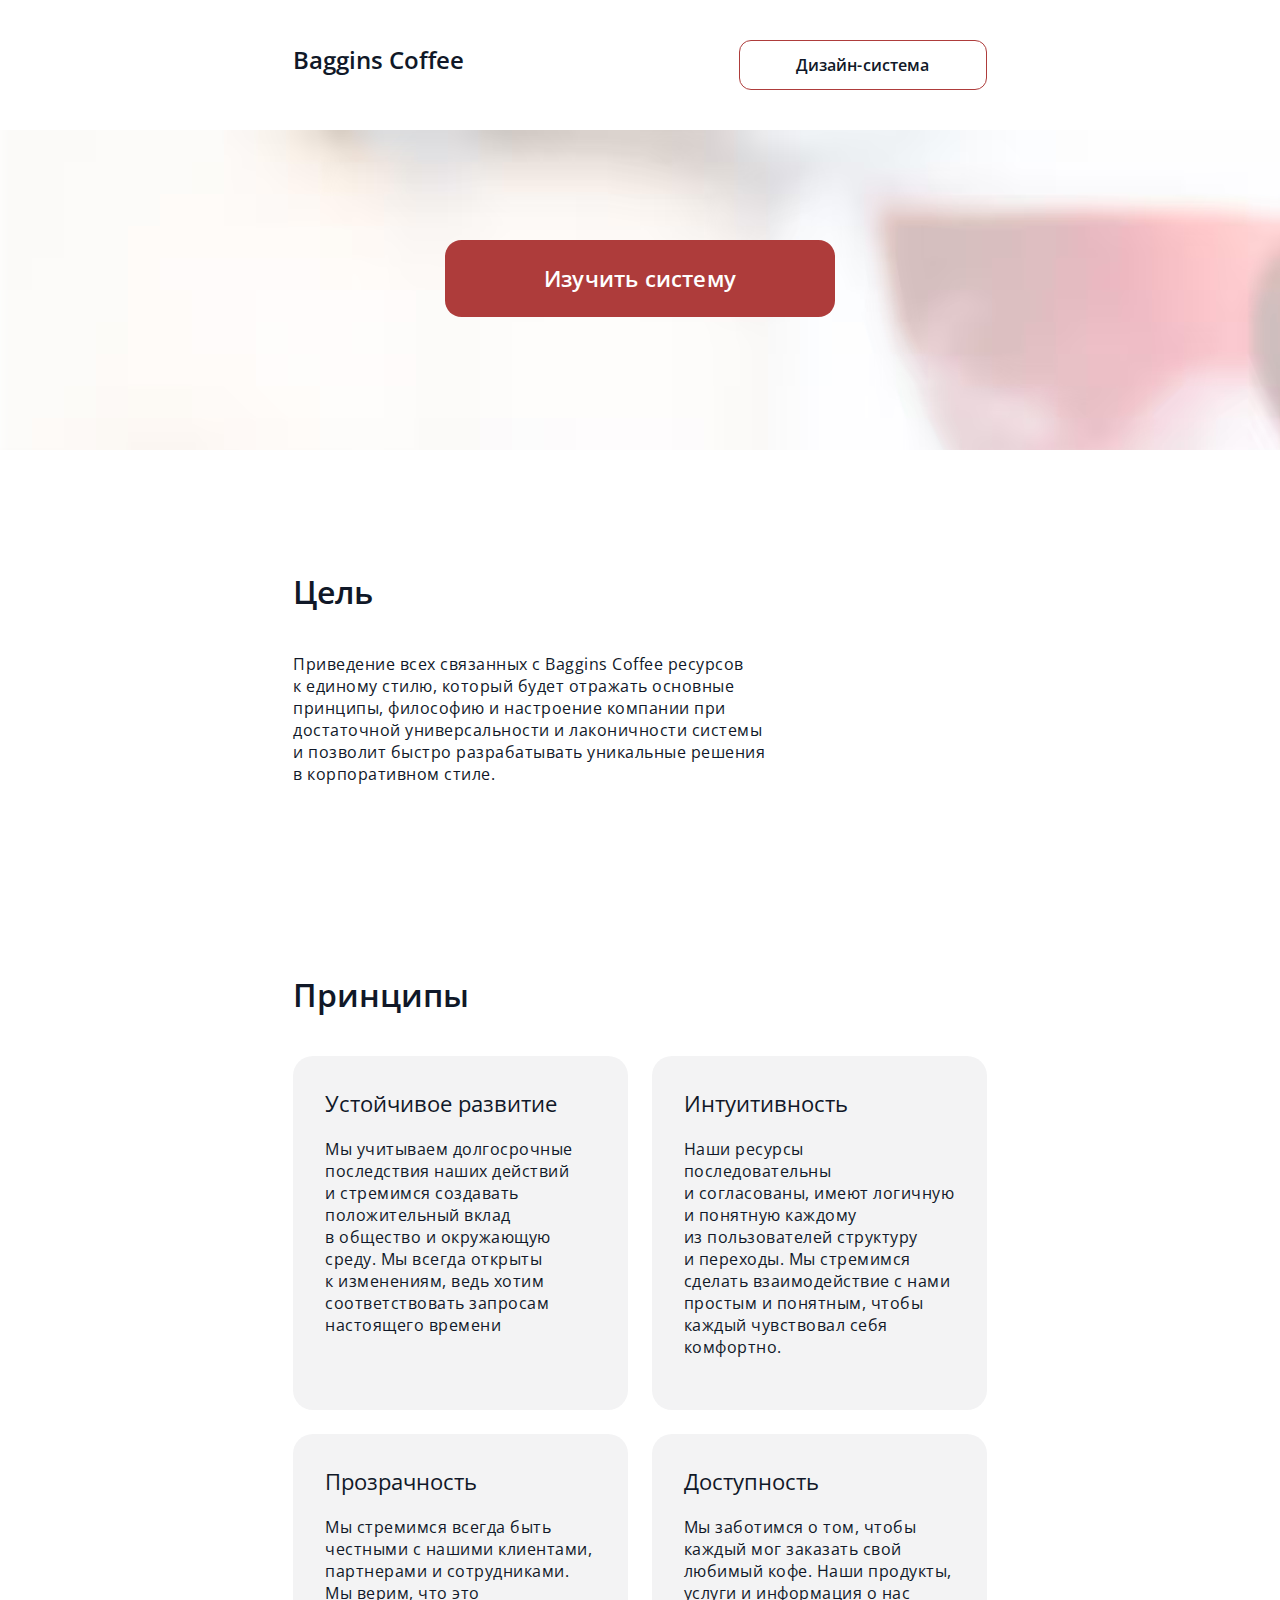
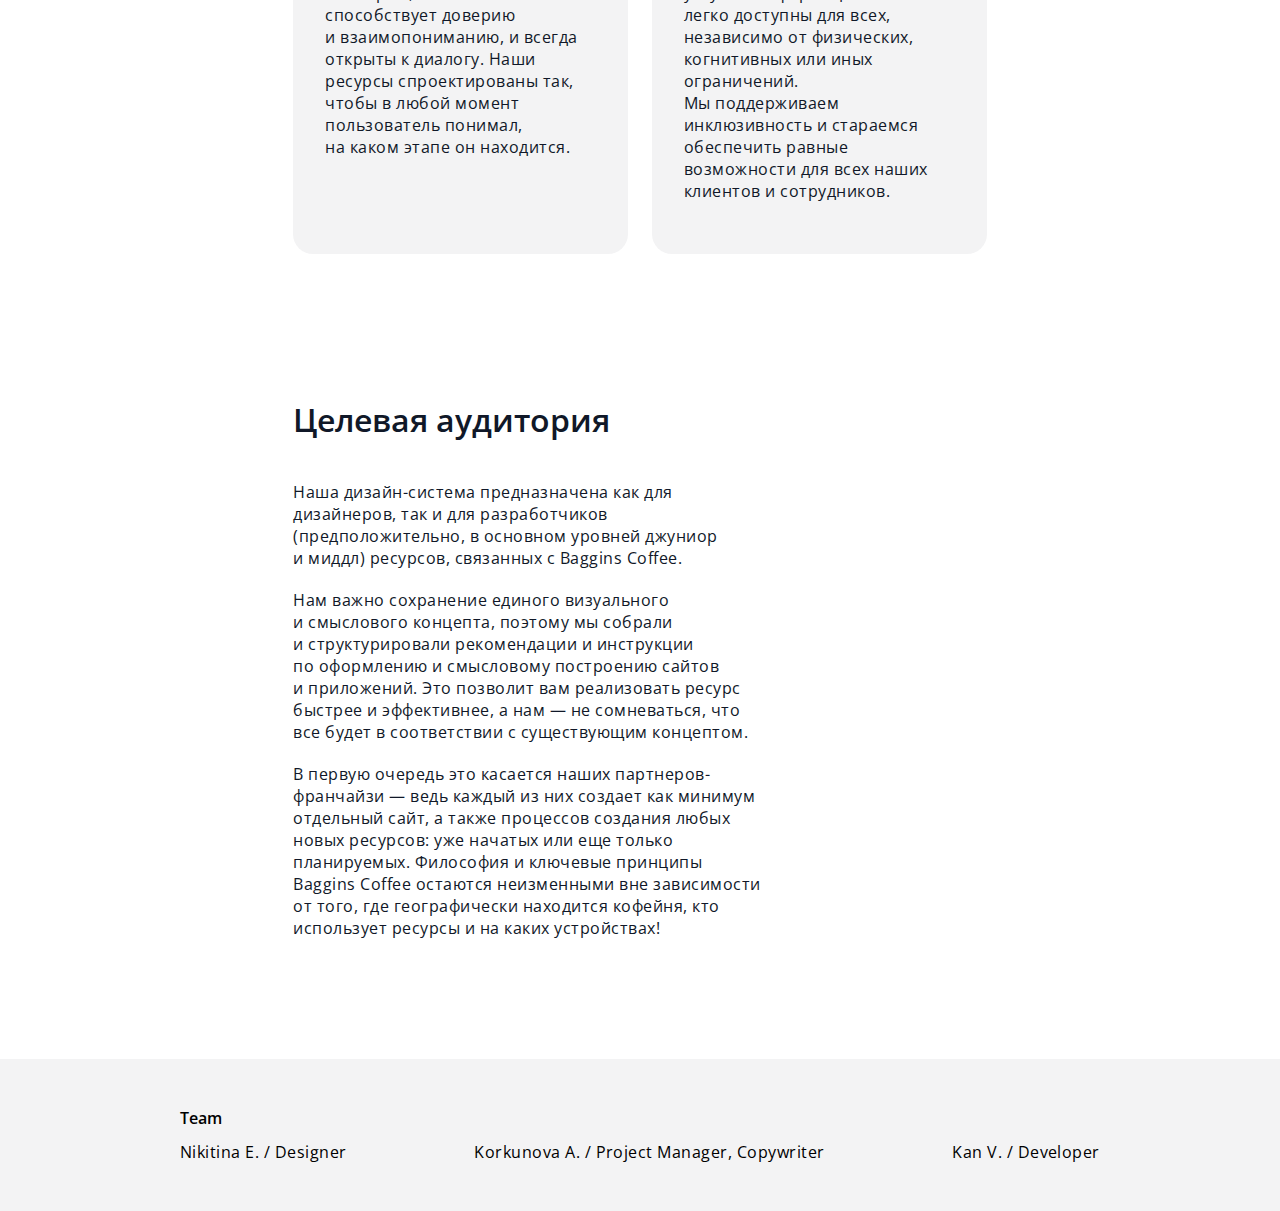
<file: index.html>
<!DOCTYPE html>
<html lang="ru">

<head>
    <meta charset="UTF-8">
    <meta name="author" content="Nikitina-Korkunova-Kan">
    <title>Дизайн-система Baggins coffee</title>
    <link rel="stylesheet" href="./styles.css">
</head>

<body>
    <main class="index">
        <header>
            <h3 style="margin-bottom: 0; padding: 0.5em 0;"> Baggins Coffee</h3>
            <a href="./html/colors.html" style="margin-bottom: 0; padding: 0.5em 0;">
                <button type = "button" class = "button_M button_outline">Дизайн-система</button>
            </a>
        </header>

        <div class="banner">
            <a href="./html/colors.html" class="title1">
                <button type = "button" class = "button_L button_fill">Изучить&nbsp;систему</button>
            </a>
        </div>

        <div class="chapter">
            <section class="text_container">
                <h1>Цель</h1>
                <p class="body1">Приведение всех связанных с&nbsp;Baggins Coffee ресурсов к&nbsp;единому стилю, который будет отражать основные принципы, философию и&nbsp;настроение компании при достаточной универсальности и&nbsp;лаконичности системы и&nbsp;позволит быстро разрабатывать уникальные решения в&nbsp;корпоративном стиле.</p>
            </section>
        </div>

        <div class="chapter">
            <section class="text_container" style="margin-bottom: 0;">
                <h1>Принципы</h1>
            </section>
            <div class="auto_wrapper_row">
                <div class="text_card">
                    <p class="title1">Устойчивое развитие</p>
                    <p class="body1">Мы&nbsp;учитываем долгосрочные последствия наших действий и&nbsp;стремимся создавать положительный вклад в&nbsp;общество и&nbsp;окружающую среду. Мы&nbsp;всегда открыты к&nbsp;изменениям, ведь хотим соответствовать запросам настоящего времени</p>
                </div>
                <div class="text_card">
                    <p class="title1">Интуитивность</p>
                    <p class="body1">Наши ресурсы последовательны и&nbsp;согласованы, имеют логичную и&nbsp;понятную каждому из&nbsp;пользователей структуру и&nbsp;переходы. Мы&nbsp;стремимся сделать взаимодействие с&nbsp;нами простым и&nbsp;понятным, чтобы каждый чувствовал себя комфортно.</p>
                </div>
            </div>
            <div class="auto_wrapper_row" style="margin-bottom: 0;">
                <div class="text_card">
                    <p class="title1">Прозрачность</p>
                    <p class="body1">Мы&nbsp;стремимся всегда быть честными с&nbsp;нашими клиентами, партнерами и&nbsp;сотрудниками. Мы&nbsp;верим, что это способствует доверию и&nbsp;взаимопониманию, и&nbsp;всегда открыты к&nbsp;диалогу. Наши ресурсы спроектированы так, чтобы в&nbsp;любой момент пользователь понимал, на&nbsp;каком этапе он&nbsp;находится.</p>
                </div>
                <div class="text_card">
                    <p class="title1">Доступность</p>
                    <p class="body1">Мы&nbsp;заботимся о&nbsp;том, чтобы каждый мог заказать свой любимый кофе. Наши продукты, услуги и&nbsp;информация о&nbsp;нас легко доступны для всех, независимо от&nbsp;физических, когнитивных или иных ограничений. Мы&nbsp;поддерживаем инклюзивность и&nbsp;стараемся обеспечить равные возможности для всех наших клиентов и&nbsp;сотрудников.</p>
                </div>
            </div>
        </div>

        <div class="chapter">
            <section class="text_container" style="margin-bottom: 0;">
                <h1>Целевая аудитория</h1>
                <p class="body1">Наша дизайн-система предназначена как для дизайнеров, так и&nbsp;для разработчиков (предположительно, в&nbsp;основном уровней джуниор и&nbsp;миддл) ресурсов, связанных с&nbsp;Baggins Coffee.</p>
                <p class="body1">Нам важно сохранение единого визуального и&nbsp;смыслового концепта, поэтому мы&nbsp;собрали и&nbsp;структурировали рекомендации и&nbsp;инструкции по&nbsp;оформлению и&nbsp;смысловому построению сайтов и&nbsp;приложений. Это позволит вам реализовать ресурс быстрее и&nbsp;эффективнее, а&nbsp;нам&nbsp;&mdash; не&nbsp;сомневаться, что все будет в&nbsp;соответствии с&nbsp;существующим концептом.</p>
                <p class="body1" style="margin-bottom: 0;">В&nbsp;первую очередь это касается наших партнеров-франчайзи&nbsp;&mdash; ведь каждый из&nbsp;них создает как минимум отдельный сайт, а&nbsp;также процессов создания любых новых ресурсов: уже начатых или еще только планируемых. Философия и&nbsp;ключевые принципы Baggins Coffee остаются неизменными вне зависимости от&nbsp;того, где географически находится кофейня, кто использует ресурсы и&nbsp;на&nbsp;каких устройствах!</p>
            </section>
        </div>
    </main>
    <footer>
        <div>
            <p class="title2" style="margin-bottom: 0.75em;">Team</p>
            <div class="footer_sign">
                <p class="body1" style="margin-bottom: 0;">Nikitina E. / Designer</p>
                <p class="body1" style="margin-bottom: 0;">Korkunova A. / Project Manager, Copywriter</p>
                <p class="body1" style="margin-bottom: 0;">Kan V. / Developer</p>
            </div>
        </div>

    </footer>
</body>
</html>
</file>
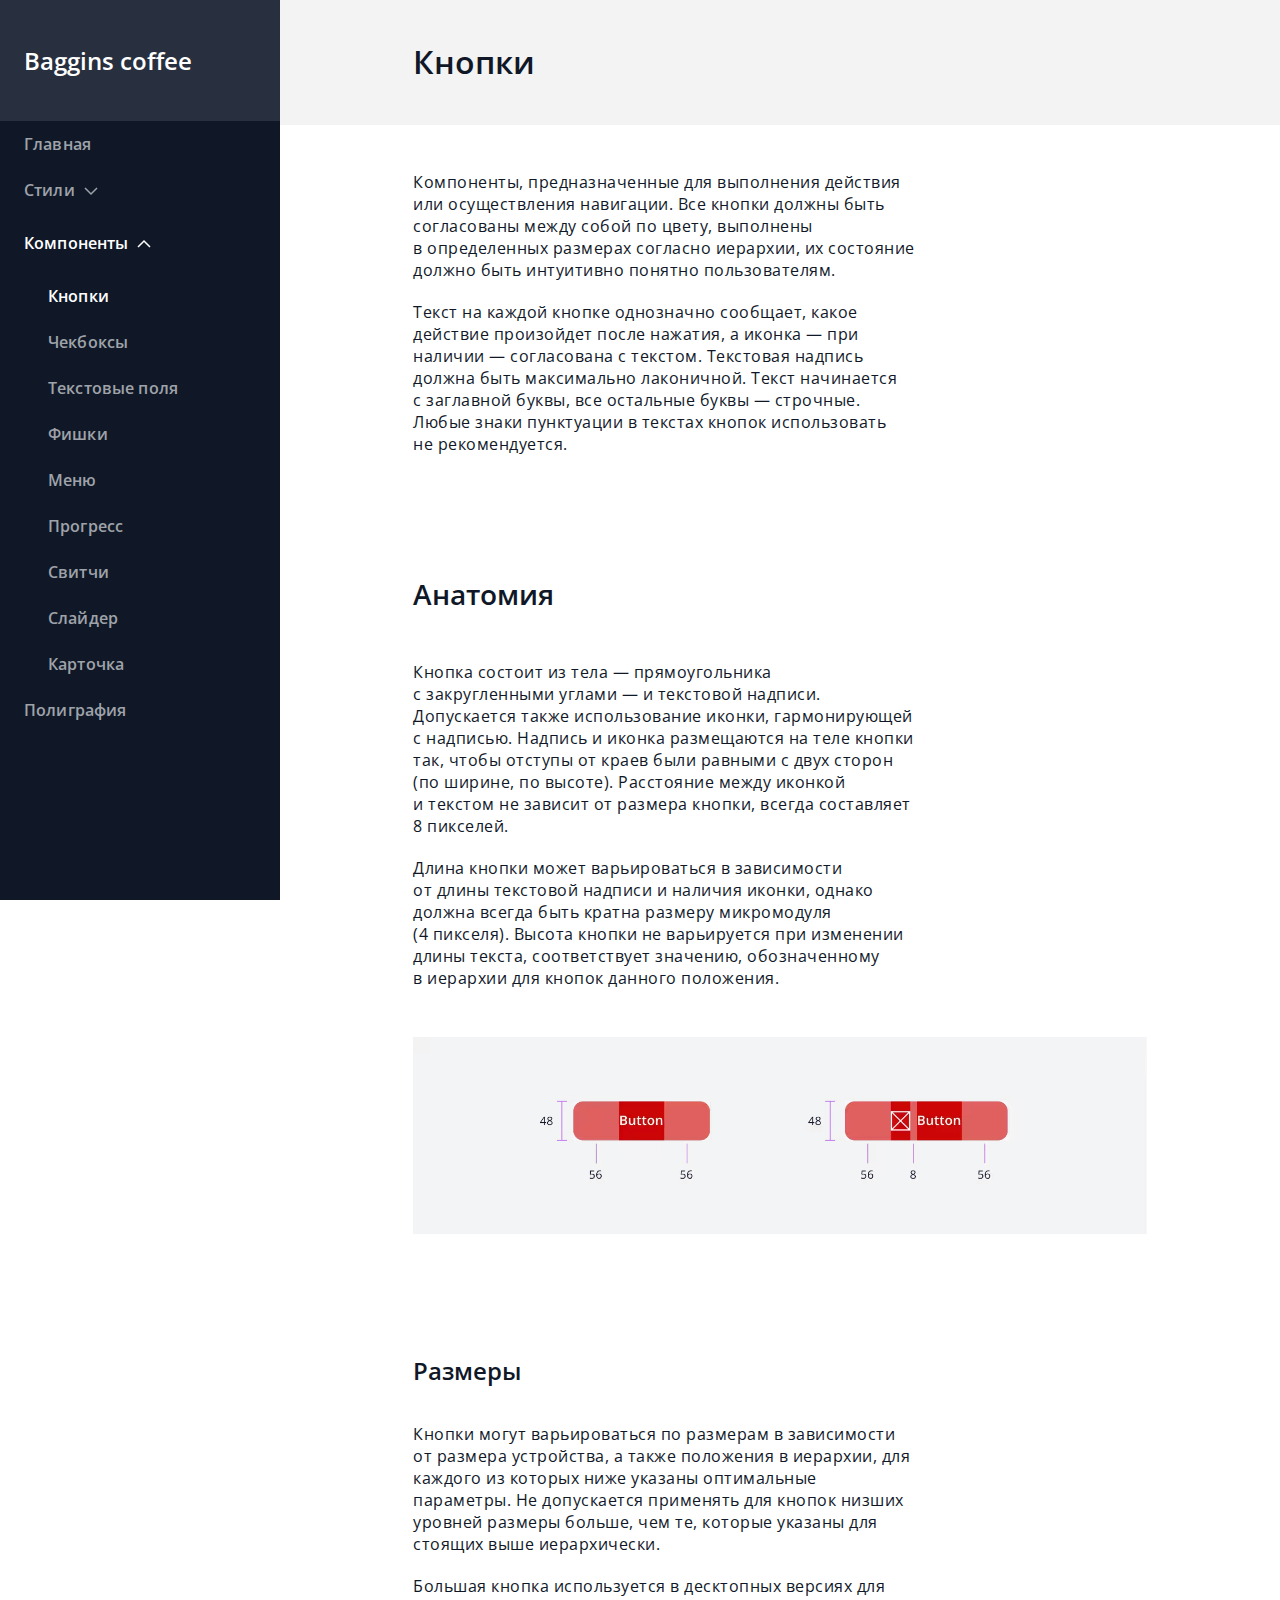
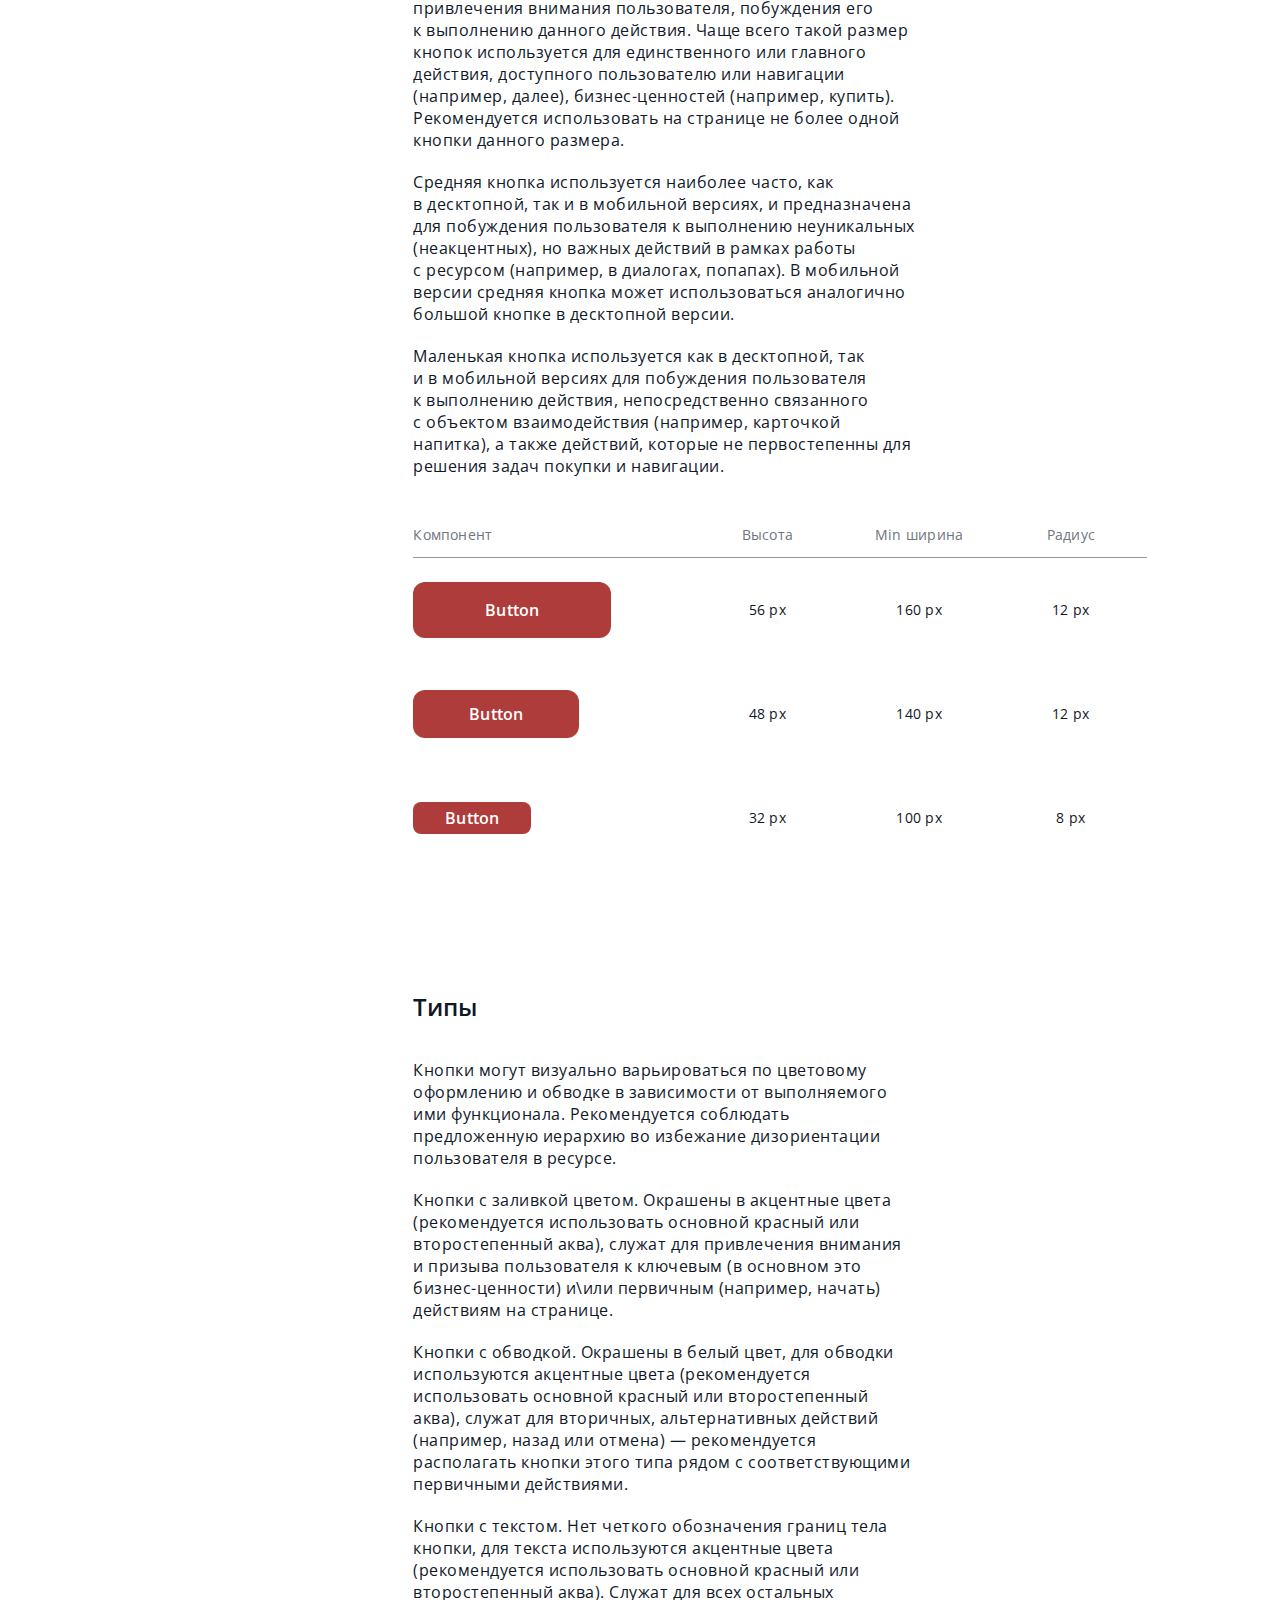
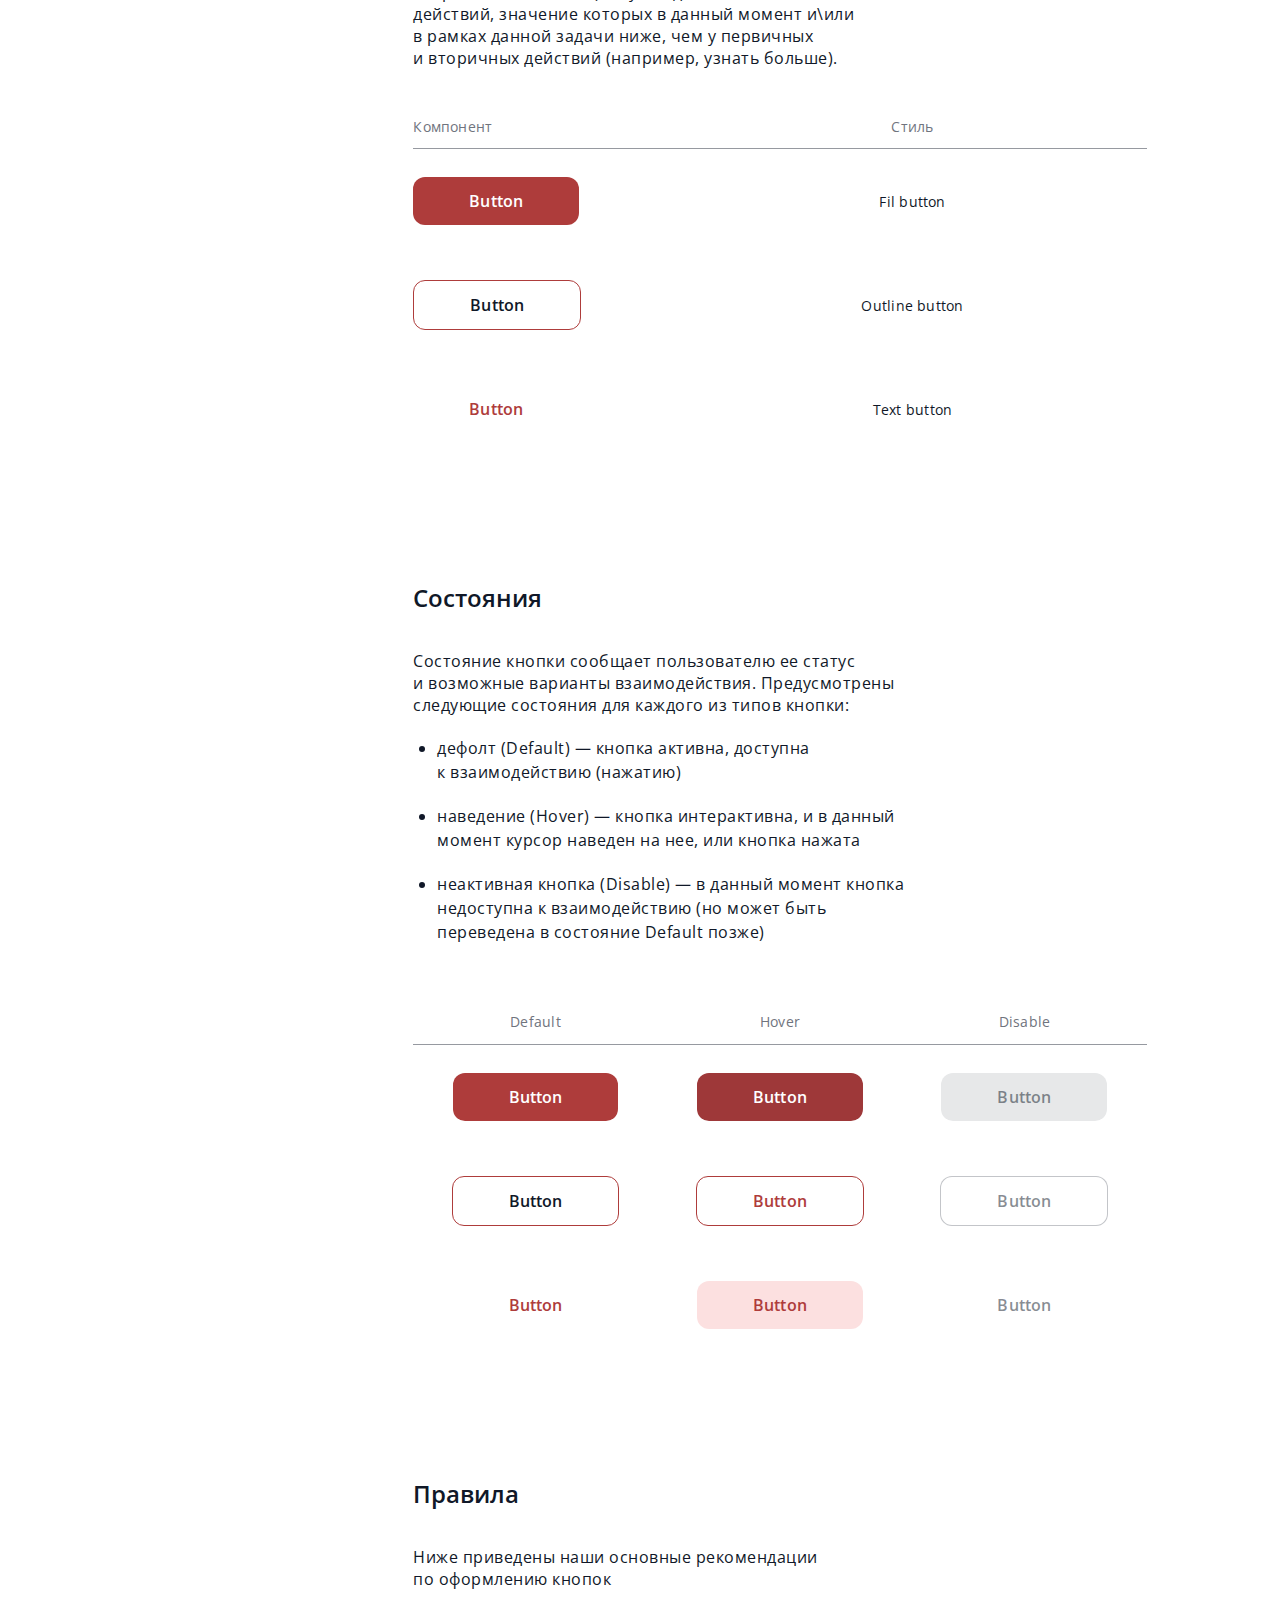
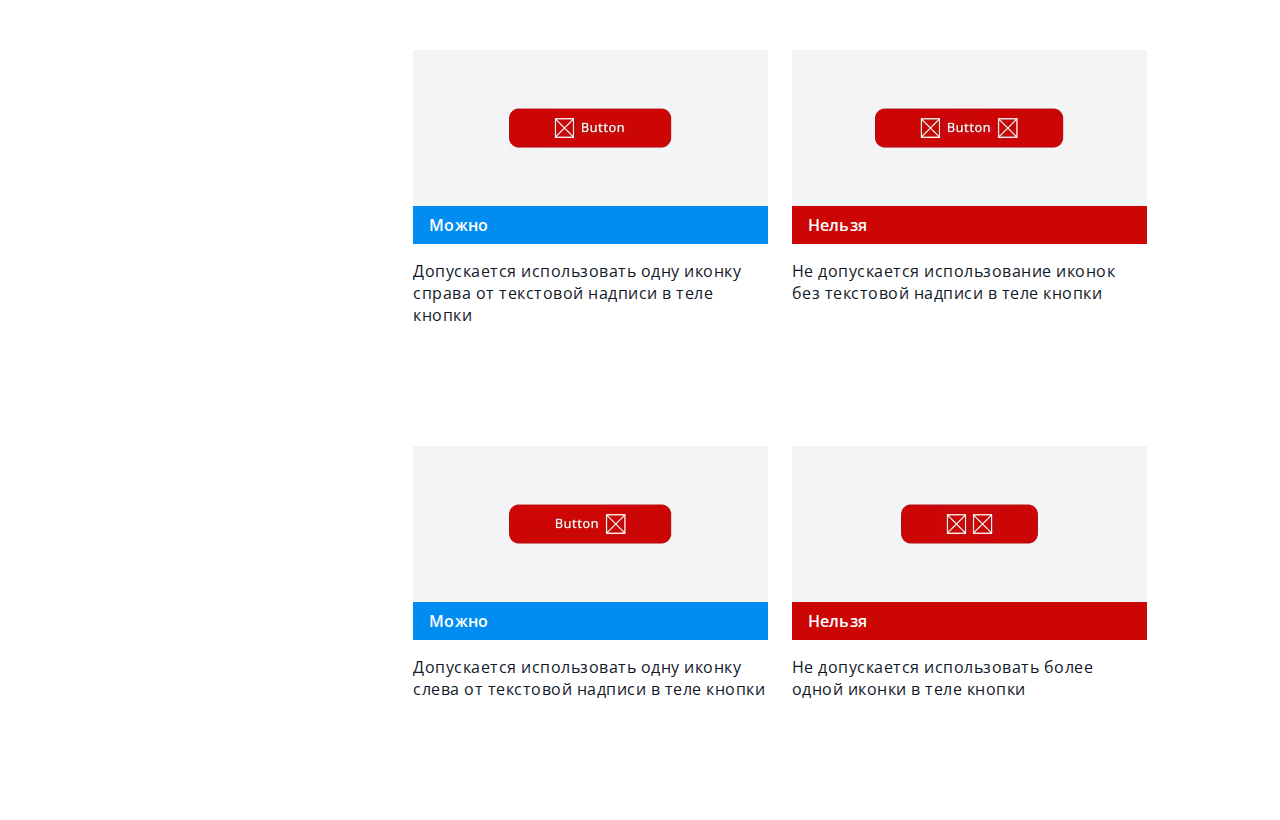
<file: html/buttons.html>
<!DOCTYPE html>
<html lang="ru">

<head>
    <meta charset="UTF-8">
    <meta name="author" content="Nikitina-Korkunova-Kan">
    <title>Кнопки в дизайн-системе Baggins-coffee</title>
    <link rel="stylesheet" href="../styles.css">
</head>

<body>
    <nav class="menu">
        <ul>
            <li class="menu_logo" style="color: var(--white);">
                <a href="../index.html">
                    <h3 style="margin-bottom: 0;">Baggins coffee</h3>
                </a>
            </li>
            <a href="../index.html">
                <li class="menu_item title2">Главная</li>
            </a>

            <!--раскрывающийся пукт меню-->
            <details class="title2">
                <summary>
                    <li class="menu_item title2">
                        Стили
                    </li>
                </summary>
                <a href="colors.html">
                    <li class="submenu_item">Цвета</li>
                </a>
                <a href="font.html">
                    <li class="submenu_item">Типографика</li>
                </a>
                <a href="grids.html">
                    <li class="submenu_item">Сетка</li>
                </a>
            </details>

            <details class="title2" open>
                <summary>
                    <li class="menu_item title2">
                        Компоненты
                    </li>
                </summary>
                <a href="#">
                    <li class="submenu_item active">Кнопки</li>
                </a>
                <a href="checkboxes.html">
                    <li class="submenu_item">Чекбоксы</li>
                </a>
                <a href="inputs.html">
                    <li class="submenu_item">Текстовые поля</li>
                </a>
                <a href="chips.html">
                    <li class="submenu_item">Фишки</li>
                </a>
                <a href="menus.html">
                    <li class="submenu_item">Меню</li>
                </a>
                <a href="progress.html">
                    <li class="submenu_item">Прогресс</li>
                </a>
                <a href="switches.html">
                    <li class="submenu_item">Свитчи</li>
                </a>
                <a href="sliders.html">
                    <li class="submenu_item">Слайдер</li>
                </a>
                <a href="cards.html">
                    <li class="submenu_item">Карточка</li>
                </a>
            </details>
            <a href="poly.html">
                <li class="menu_item title2">Полиграфия</li>
            </a>
        </ul>
    </nav>

	<main>
		<section class="header">
			<h1>Кнопки</h1>
		</section>

        <div class="chapter">
            <section class="text_container" style="margin-bottom: 0;">
                <p class="body1">Компоненты, предназначенные для выполнения действия или осуществления навигации. Все кнопки должны быть согласованы между собой по&nbsp;цвету, выполнены в&nbsp;определенных размерах согласно иерархии, их&nbsp;состояние должно быть интуитивно понятно пользователям.</p>
                <p class="body1" style="margin-bottom: 0;">Текст на&nbsp;каждой кнопке однозначно сообщает, какое действие произойдет после нажатия, а&nbsp;иконка&nbsp;&mdash; при наличии&nbsp;&mdash; согласована с&nbsp;текстом. Текстовая надпись должна быть максимально лаконичной. Текст начинается с&nbsp;заглавной буквы, все остальные буквы&nbsp;&mdash; строчные. Любые знаки пунктуации в&nbsp;текстах кнопок использовать не&nbsp;рекомендуется.</p>
            </section>
        </div>
        
        
		<div class="chapter">
            <section class ="text_container">
		    	<h2>Анатомия</h2>
			    <p class="body1">Кнопка состоит из&nbsp;тела&nbsp;&mdash; прямоугольника с&nbsp;закругленными углами&nbsp;&mdash; и&nbsp;текстовой надписи. Допускается также использование иконки, гармонирующей с&nbsp;надписью. Надпись и&nbsp;иконка размещаются на&nbsp;теле кнопки так, чтобы отступы от&nbsp;краев были равными с&nbsp;двух сторон (по&nbsp;ширине, по&nbsp;высоте). Расстояние между иконкой и&nbsp;текстом не&nbsp;зависит от&nbsp;размера кнопки, всегда составляет 8&nbsp;пикселей.</p>
			    <p class="body1" style="margin-bottom: 0">Длина кнопки может варьироваться в&nbsp;зависимости от&nbsp;длины текстовой надписи и&nbsp;наличия иконки, однако должна всегда быть кратна размеру микромодуля (4&nbsp;пикселя). Высота кнопки не&nbsp;варьируется при изменении длины текста, соответствует значению, обозначенному в&nbsp;иерархии для кнопок данного положения.</p>
	    	</section>
            <div class="auto_wrapper_row"><img src="../content/Buttons.avif" alt="Анатомия кнопки. Высота - 48px, ширина зависит от размера текста внутри кнопки+боковые отступы (padding) по 56px каждый. Расстояние между иконкой и текстом - 8px.">
            </div> 
        </div>
        
		
		<div class="chapter">
            <section class ="text_container">
		    	<h3>Размеры</h3> 	
		    	<p class="body1">Кнопки могут варьироваться по&nbsp;размерам в&nbsp;зависимости от&nbsp;размера устройства, а&nbsp;также положения в&nbsp;иерархии, для каждого из&nbsp;которых ниже указаны оптимальные параметры. Не&nbsp;допускается применять для кнопок низших уровней размеры больше, чем&nbsp;те, которые указаны для стоящих выше иерархически.</p>
                <p class="body1">Большая кнопка используется в&nbsp;десктопных версиях для привлечения внимания пользователя, побуждения его к&nbsp;выполнению данного действия. Чаще всего такой размер кнопок используется для единственного или главного действия, доступного пользователю или навигации (например, далее), бизнес-ценностей (например, купить). Рекомендуется использовать на&nbsp;странице не&nbsp;более одной кнопки данного размера.</p>
                <p class="body1">Средняя кнопка используется наиболее часто, как в&nbsp;десктопной, так и&nbsp;в&nbsp;мобильной версиях, и&nbsp;предназначена для побуждения пользователя к&nbsp;выполнению неуникальных (неакцентных), но&nbsp;важных действий в&nbsp;рамках работы с&nbsp;ресурсом (например, в&nbsp;диалогах, попапах). В&nbsp;мобильной версии средняя кнопка может использоваться аналогично большой кнопке в&nbsp;десктопной версии.</p>
                <p class="body1" style="margin-bottom: 0">Маленькая кнопка используется как в&nbsp;десктопной, так и&nbsp;в&nbsp;мобильной версиях для побуждения пользователя к&nbsp;выполнению действия, непосредственно связанного с&nbsp;объектом взаимодействия (например, карточкой напитка), а&nbsp;также действий, которые не&nbsp;первостепенны для решения задач покупки и&nbsp;навигации.</p>
		    </section>
            <div class="auto_wrapper_row">
                <table class = "table_component table_button">
                <thead>
                    <tr>
                        <th class="body2">Компонент</th>
                        <th class="body2">Высота</th>
                        <th class="body2">Min ширина</th>
                        <th class="body2">Радиус</th>
                    </tr>
                </thead>
                <tbody>
                    <tr>
                        <td><button type = "button" class = "button_L button_fill">Button</button></td>
                        <td class="body2">56 px</td>
                        <td class="body2">160 px</td>
                        <td class="body2">12 px</td>
                    </tr>
                    <tr>
                        <td><button type = "button" class = "button_M button_fill">Button</button></td>
                        <td class="body2">48 px</td>
                        <td class="body2">140 px</td>
                        <td class="body2">12 px</td>
                    </tr>
                    <tr>
                        <td><button type = "button" class = "button_S button_fill">Button</button></td>
                        <td class="body2">32 px</td>
                        <td class="body2">100 px</td>
                        <td class="body2">8 px</td>
                    </tr>
                </tbody>
            </table>
            </div>
        </div>

		<div class="chapter">
                <section class="text_container">
			    <h3>Типы</h3>
                <p class="body1">Кнопки могут визуально варьироваться по&nbsp;цветовому оформлению и&nbsp;обводке в&nbsp;зависимости от&nbsp;выполняемого ими функционала. Рекомендуется соблюдать предложенную иерархию во&nbsp;избежание дизориентации пользователя в&nbsp;ресурсе.</p>
                <p class="body1">Кнопки с&nbsp;заливкой цветом. Окрашены в&nbsp;акцентные цвета (рекомендуется использовать основной красный или второстепенный аква), служат для привлечения внимания и&nbsp;призыва пользователя к&nbsp;ключевым (в&nbsp;основном это бизнес-ценности) и\или первичным (например, начать) действиям на&nbsp;странице.</p>
                <p class="body1">Кнопки с&nbsp;обводкой. Окрашены в&nbsp;белый цвет, для обводки используются акцентные цвета (рекомендуется использовать основной красный или второстепенный аква), служат для вторичных, альтернативных действий (например, назад или отмена)&nbsp;&mdash; рекомендуется располагать кнопки этого типа рядом с&nbsp;соответствующими первичными действиями.</p>
			    <p class="body1" style="margin-bottom: 0">Кнопки с&nbsp;текстом. Нет четкого обозначения границ тела кнопки, для текста используются акцентные цвета (рекомендуется использовать основной красный или второстепенный аква). Служат для всех остальных действий, значение которых в&nbsp;данный момент и\или в&nbsp;рамках данной задачи ниже, чем у&nbsp;первичных и&nbsp;вторичных действий (например, узнать больше).</p>
    		</section>
            <div class="auto_wrapper_row">
                <table class = "table_component table_button">
                <thead>
                    <tr>
                        <th class="body2">Компонент</th>
                        <th class="body2" style = "width: 38em;">Стиль</th>
                    </tr>
                </thead>
                <tbody>
                    <tr>
                        <td><button type = "button" class = "button_M button_fill">Button</button></td>
                        <td class="body2">Fil button</td>
                    </tr>
                    <tr>
                        <td><button type = "button" class = "button_M button_outline">Button</button></td>
                        <td class="body2">Outline button</td>
                    </tr>
                    <tr>
                        <td><button type = "button" class = "button_M button_text">Button</button></td>
                        <td class="body2">Text button</td>
                    </tr>
                </tbody>
            </table></div>
        </div>

        <div class="chapter">
            <section class="text_container">
                <h3>Состояния</h3>
                <p class="body1">Состояние кнопки сообщает пользователю ее&nbsp;статус и&nbsp;возможные варианты взаимодействия. Предусмотрены следующие состояния для каждого из&nbsp;типов кнопки:</p>
                 <ul>
                    <li class="body1">дефолт (Default)&nbsp;&mdash; кнопка активна, доступна к&nbsp;взаимодействию (нажатию) </li>
                    <li class="body1">наведение (Hover)&nbsp;&mdash; кнопка интерактивна, и&nbsp;в&nbsp;данный момент курсор наведен на&nbsp;нее, или кнопка нажата</li>
                    <li class="body1">неактивная кнопка (Disable)&nbsp;&mdash; в&nbsp;данный момент кнопка недоступна к&nbsp;взаимодействию (но&nbsp;может быть переведена в&nbsp;состояние Default позже)</li>
                </ul>
            </section>
            <div class="auto_wrapper_row">
                <table class="table_button">
                <thead>
                    <tr>
                        <th class="body2">Default</th>
                        <th class="body2">Hover</th>
                        <th class="body2">Disable</th>
                    </tr>
                </thead>
                <tbody>
                    <tr>
                        <td><button  type="button" class="button_M button_fill">Button</button></td>
                        <td><button  type="button" class="button_M button_fill_hover">Button</button></td>
                        <td><button  type="button" class="button_M button_fill" disabled>Button</button></td>
                    </tr>
                    <tr>
                        <td><button  type="button" class="button_M button_outline">Button</button></td>
                        <td><button  type="button" class="button_M button_outline_hover">Button</button></td>
                        <td><button  type="button" class="button_M button_outline" disabled>Button</button></td>
                    </tr>
                    <tr>
                        <td><button  type="button" class="button_M button_text">Button</button></td>
                        <td><button  type="button" class="button_M button_text_hover">Button</button></td>
                        <td><button  type="button" class="button_M button_text" disabled>Button</button></td>
                    </tr>
                </tbody>
            </table>
            </div>
        </div>
        
        <div class="chapter">
            <section class="text_container">
                <h3>Правила</h3>
                <p class="body1" style="margin-bottom: 0;">Ниже приведены наши основные рекомендации по&nbsp;оформлению кнопок</p>
            </section>
            <div class="auto_wrapper_row">
                <figure class="card">
                    <img src="../content/Button_left_icon.avif" alt="Кнопка с одной иконкой слева и текстом">
                    <figcaption class="title2 good">Можно</figcaption>
                    <p class="body1" style="margin-bottom: 0">Допускается использовать одну иконку справа от&nbsp;текстовой надписи в&nbsp;теле кнопки</p>
                </figure>
                <figure class="card">
                    <img src="../content/Button_two_icons.avif" alt="Кнопка с двумя иконками и текстом">
                    <figcaption class="title2 bad">Нельзя</figcaption>
                    <p class="body1" style="margin-bottom: 0">Не&nbsp;допускается использование иконок без текстовой надписи в&nbsp;теле кнопки</p>
                </figure>
            </div>
            <div class="auto_wrapper_row">
                <figure class="card" style="margin-bottom: 0">
                    <img src="../content/Button_right_icon.avif" alt="Кнопка с одной иконкой справа и текстом">
                    <figcaption class="title2 good">Можно</figcaption>
                    <p class="body1" style="margin-bottom: 0">Допускается использовать одну иконку слева от&nbsp;текстовой надписи в&nbsp;теле кнопки</p>
                </figure>
                <figure class="card" style="margin-bottom: 0">
                    <img src="../content/Button_onlyicons.avif" alt="Кнопка с двумя иконками без текста ">
                    <figcaption class="title2 bad">Нельзя</figcaption>
                    <p class="body1" style="margin-bottom: 0">Не&nbsp;допускается использовать более одной иконки в&nbsp;теле кнопки</p>
                </figure>
            </div>
        </div>
	</main>
</body>

</html>
</file>
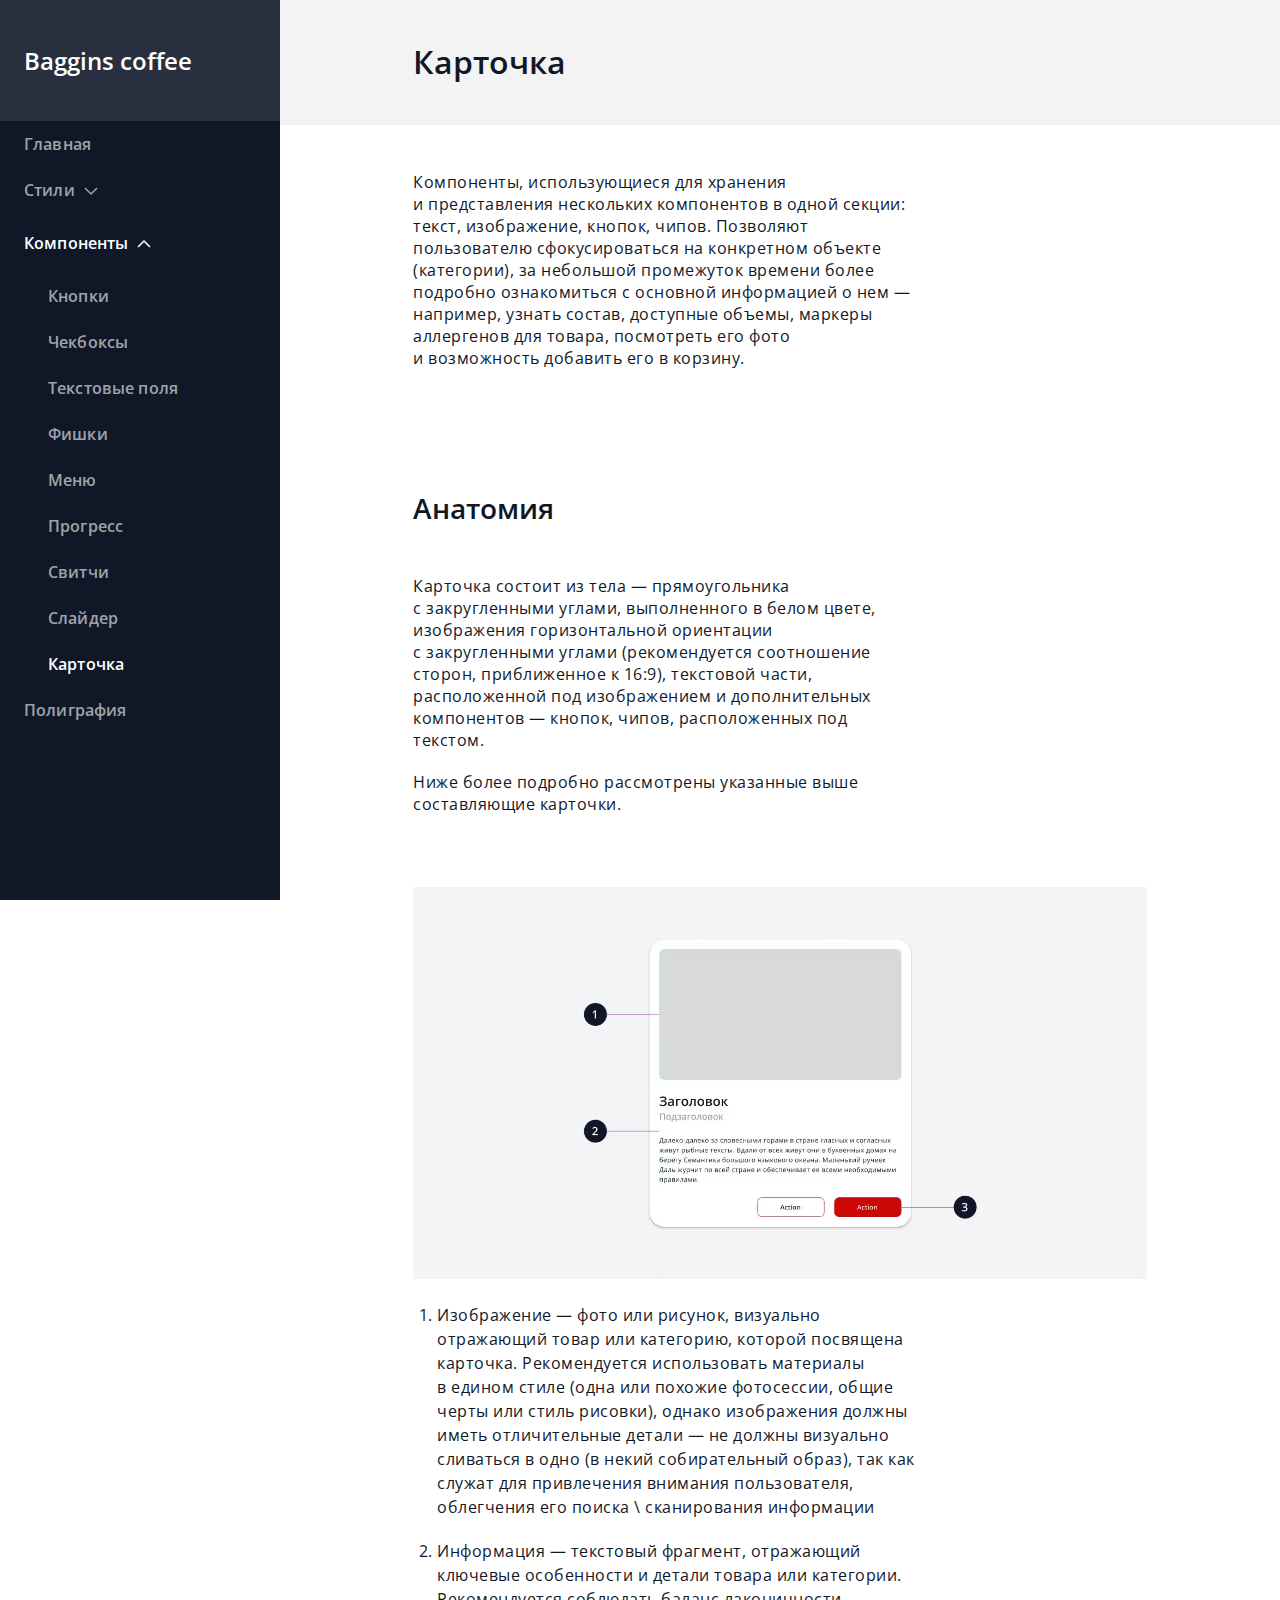
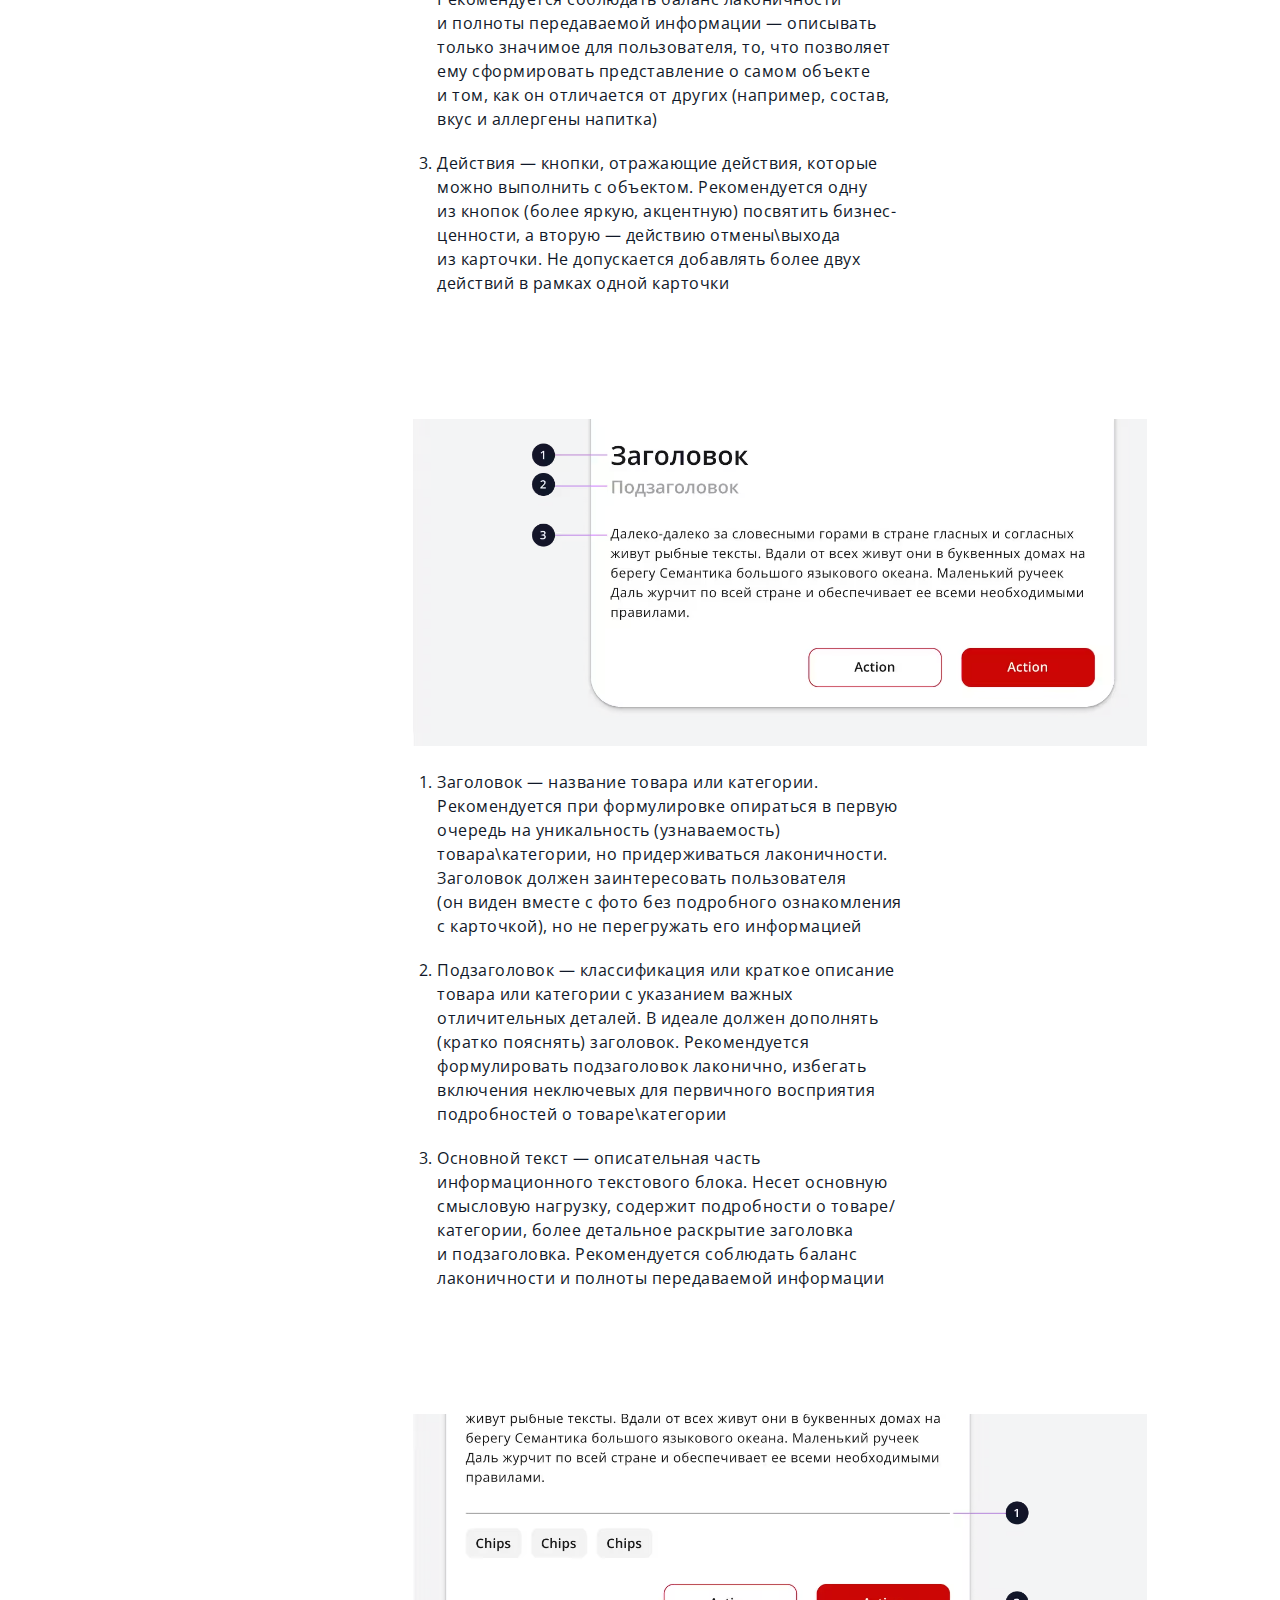
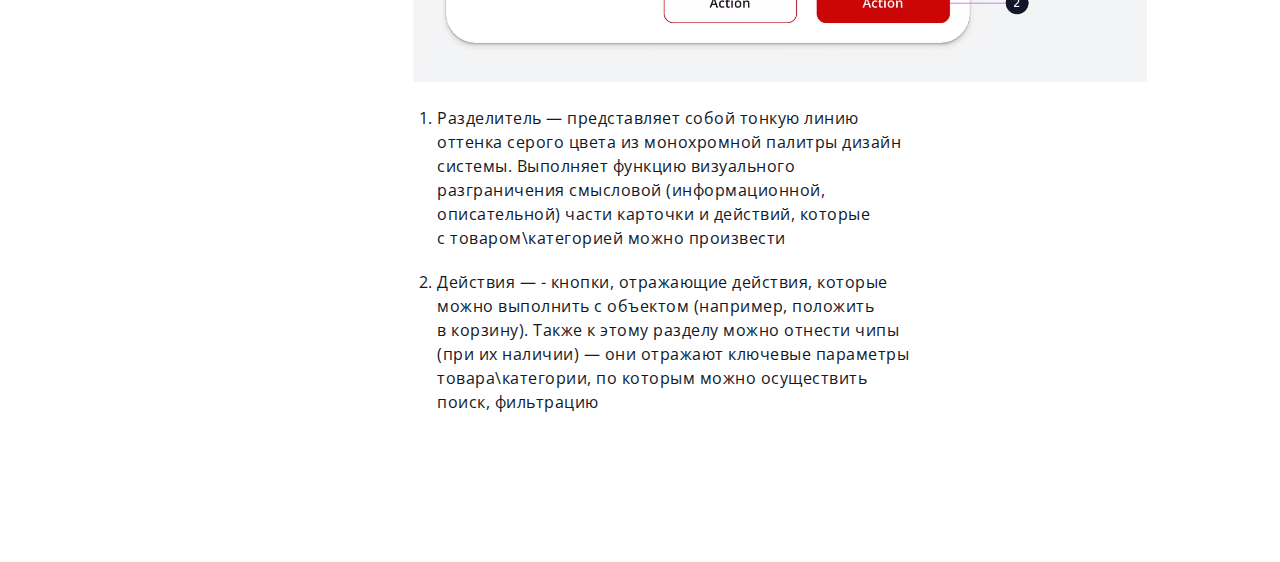
<file: html/cards.html>
<!DOCTYPE html>
<html lang="ru">

<head>
    <meta charset="UTF-8">
    <meta name="author" content="Nikitina-Korkunova-Kan">
    <title>Карточки в дизайн-системе Baggins-coffee</title>
    <link rel="stylesheet" href="../styles.css">
</head>

<body>
    <nav class="menu">
        <ul>
            <li class="menu_logo" style="color: var(--white);">
                <a href="../index.html">
                    <h3 style="margin-bottom: 0;">Baggins coffee</h3>
                </a>
            </li>
            <a href="../index.html">
                <li class="menu_item title2">Главная</li>
            </a>

            <!--раскрывающийся пукт меню-->
            <details class="title2">
                <summary>
                    <li class="menu_item title2">
                        Стили
                    </li>
                </summary>
                <a href="colors.html">
                    <li class="submenu_item">Цвета</li>
                </a>
                <a href="font.html">
                    <li class="submenu_item">Типографика</li>
                </a>
                <a href="grids.html">
                    <li class="submenu_item">Сетка</li>
                </a>
            </details>

            <details class="title2" open>
                <summary>
                    <li class="menu_item title2">
                        Компоненты
                    </li>
                </summary>
                <a href="buttons.html">
                    <li class="submenu_item">Кнопки</li>
                </a>
                <a href="checkboxes.html">
                    <li class="submenu_item">Чекбоксы</li>
                </a>
                <a href="inputs.html">
                    <li class="submenu_item">Текстовые поля</li>
                </a>
                <a href="chips.html">
                    <li class="submenu_item">Фишки</li>
                </a>
                <a href="menus.html">
                    <li class="submenu_item">Меню</li>
                </a>
                <a href="progress.html">
                    <li class="submenu_item">Прогресс</li>
                </a>
                <a href="switches.html">
                    <li class="submenu_item">Свитчи</li>
                </a>
                <a href="sliders.html">
                    <li class="submenu_item">Слайдер</li>
                </a>
                <a href="#">
                    <li class="submenu_item active">Карточка</li>
                </a>
            </details>
            <a href="poly.html">
                <li class="menu_item title2">Полиграфия</li>
            </a>
        </ul>
    </nav>

	<main>
		<section class="header">
			<h1>Карточка</h1>
		</section>

        <div class="chapter">
            <section class="text_container" style="margin-bottom: 0;">
                <p class="body1" style="margin-bottom: 0;">Компоненты, использующиеся для хранения и&nbsp;представления нескольких компонентов в&nbsp;одной секции: текст, изображение, кнопок, чипов. Позволяют пользователю сфокусироваться на&nbsp;конкретном объекте (категории), за&nbsp;небольшой промежуток времени более подробно ознакомиться с&nbsp;основной информацией о&nbsp;нем&nbsp;&mdash; например, узнать состав, доступные объемы, маркеры аллергенов для товара, посмотреть его фото и&nbsp;возможность добавить его в&nbsp;корзину.</p>
            </section>
        </div>

		<div class="chapter chapter_img">
            <section class ="text_container">
		    	<h2>Анатомия</h2>	
			    <p class="body1">Карточка состоит из&nbsp;тела&nbsp;&mdash; прямоугольника с&nbsp;закругленными углами, выполненного в&nbsp;белом цвете, изображения горизонтальной ориентации с&nbsp;закругленными углами (рекомендуется соотношение сторон, приближенное к&nbsp;16:9), текстовой части, расположенной под изображением и&nbsp;дополнительных компонентов&nbsp;&mdash; кнопок, чипов, расположенных под текстом.</p>
			    <p class="body1" style="margin-bottom: 0;">Ниже более подробно рассмотрены указанные выше составляющие карточки.</p>
			</section>
			<div class="auto_wrapper_row"><img src="../content/Cards.avif" alt="" style="margin-bottom: 1.5em;"></div>
            <section class="text_container" style="margin-bottom: 0;">
                <ol>
                    <li class="body1">Изображение&nbsp;&mdash; фото или рисунок, визуально отражающий товар или категорию, которой посвящена карточка. Рекомендуется использовать материалы в&nbsp;едином стиле (одна или похожие фотосессии, общие черты или стиль рисовки), однако изображения должны иметь отличительные детали&nbsp;&mdash; не&nbsp;должны визуально сливаться в&nbsp;одно (в&nbsp;некий собирательный образ), так как служат для привлечения внимания пользователя, облегчения его поиска \ сканирования информации</li>
                    <li class="body1">Информация&nbsp;&mdash; текстовый фрагмент, отражающий ключевые особенности и&nbsp;детали товара или категории. Рекомендуется соблюдать баланс лаконичности и&nbsp;полноты передаваемой информации&nbsp;&mdash; описывать только значимое для пользователя, то, что позволяет ему сформировать представление о&nbsp;самом объекте и&nbsp;том, как он&nbsp;отличается от&nbsp;других (например, состав, вкус и&nbsp;аллергены напитка)</li>
                    <li class="body1">Действия&nbsp;&mdash; кнопки, отражающие действия, которые можно выполнить с&nbsp;объектом. Рекомендуется одну из&nbsp;кнопок (более яркую, акцентную) посвятить бизнес-ценности, а&nbsp;вторую&nbsp;&mdash; действию отмены\выхода из&nbsp;карточки. Не&nbsp;допускается добавлять более двух действий в&nbsp;рамках одной карточки</li>
                </ol>
            </section>
		</div>

        <div class="chapter chapter_img">
			<div class="auto_wrapper_row"><img src="../content/Card_1.avif" alt="" style="margin-bottom: 1.5em;"></div>
            <section class="text_container" style="margin-bottom: 0;">
                <ol>
                    <li class="body1">Заголовок&nbsp;&mdash; название товара или категории. Рекомендуется при формулировке опираться в&nbsp;первую очередь на&nbsp;уникальность (узнаваемость) товара\категории, но&nbsp;придерживаться лаконичности. Заголовок должен заинтересовать пользователя (он&nbsp;виден вместе с&nbsp;фото без подробного ознакомления с&nbsp;карточкой), но&nbsp;не&nbsp;перегружать его информацией</li>
                    <li class="body1">Подзаголовок&nbsp;&mdash; классификация или краткое описание товара или категории с&nbsp;указанием важных отличительных деталей. В&nbsp;идеале должен дополнять (кратко пояснять) заголовок. Рекомендуется формулировать подзаголовок лаконично, избегать включения неключевых для первичного восприятия подробностей о&nbsp;товаре\категории</li>
                    <li class="body1">Основной текст&nbsp;&mdash; описательная часть информационного текстового блока. Несет основную смысловую нагрузку, содержит подробности о&nbsp;товаре/категории, более детальное раскрытие заголовка и&nbsp;подзаголовка. Рекомендуется соблюдать баланс лаконичности и&nbsp;полноты передаваемой информации</li>
                </ol>
            </section>
		</div>

        <div class="chapter chapter_img">
 			<div class="auto_wrapper_row"><img src="../content/Card_2.avif" alt="" style="margin-bottom: 1.5em;"></div>
            <section class="text_container">
                <ol>
                    <li class="body1">Разделитель&nbsp;&mdash; представляет собой тонкую линию оттенка серого цвета из&nbsp;монохромной палитры дизайн системы. Выполняет функцию визуального разграничения смысловой (информационной, описательной) части карточки и&nbsp;действий, которые с&nbsp;товаром\категорией можно произвести</li>
                    <li class="body1">Действия&nbsp;&mdash; - кнопки, отражающие действия, которые можно выполнить с&nbsp;объектом (например, положить в&nbsp;корзину). Также к&nbsp;этому разделу можно отнести чипы (при их&nbsp;наличии)&nbsp;&mdash; они отражают ключевые параметры товара\категории, по&nbsp;которым можно осуществить поиск, фильтрацию</li>
                </ol>
            </section>
		</div>

	</main>
</body>

</html>
</file>
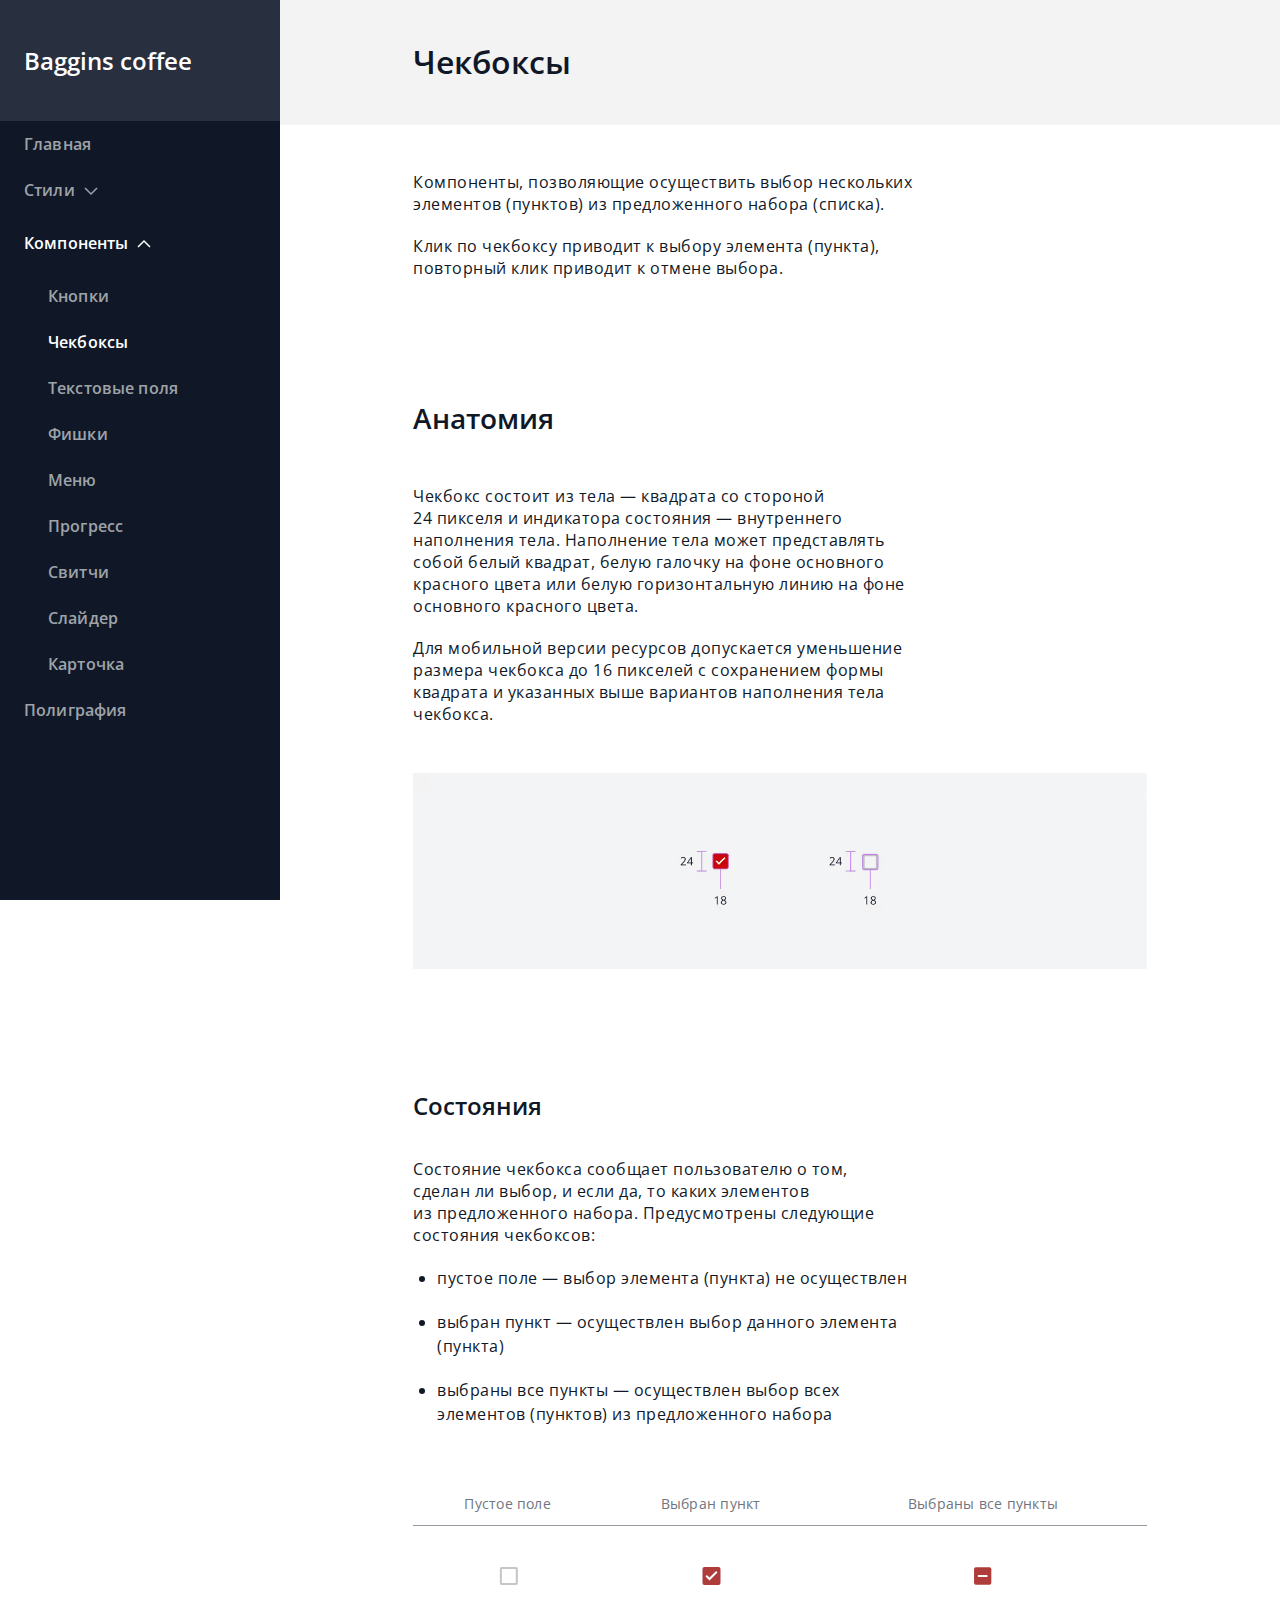
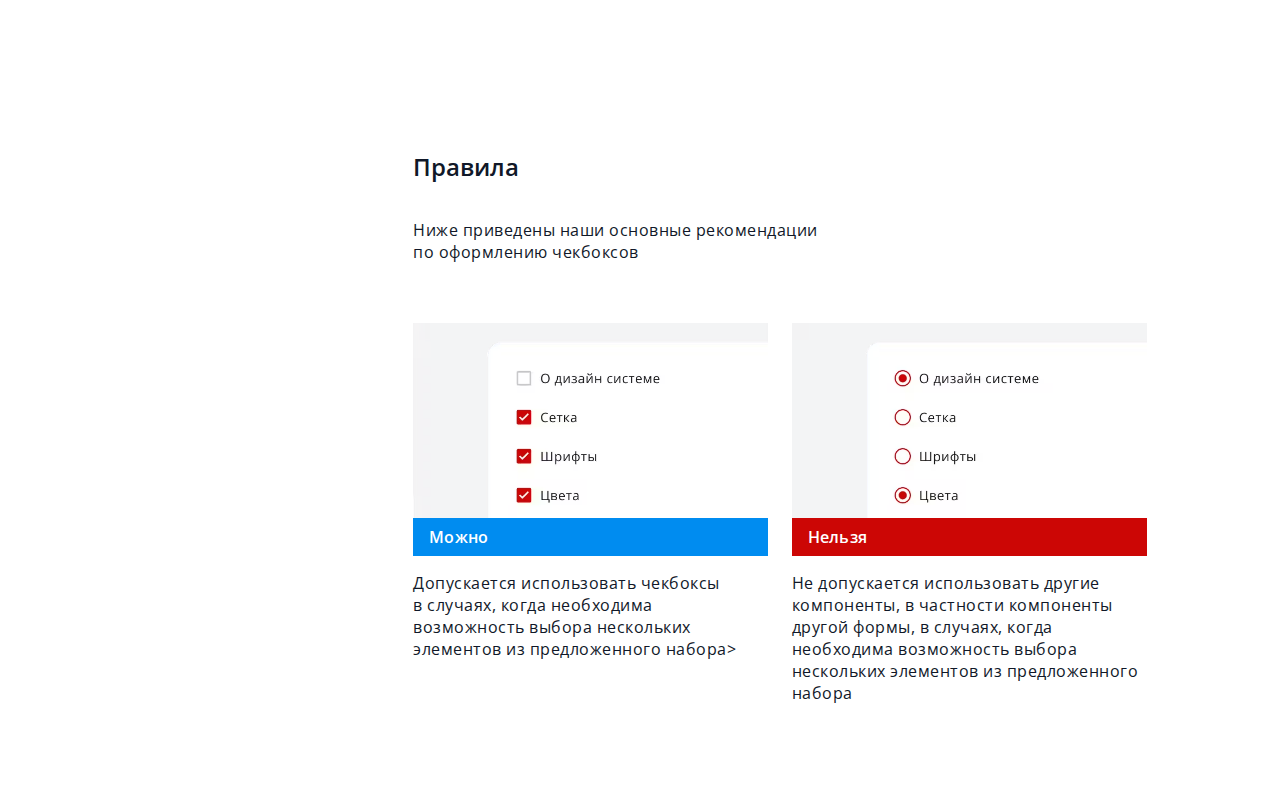
<file: html/checkboxes.html>
<!DOCTYPE html>
<html lang="ru">

<head>
    <meta charset="UTF-8">
    <meta name="author" content="Nikitina-Korkunova-Kan">
    <title>Чекбоксы в дизайн-системе Baggins-coffee</title>
    <link rel="stylesheet" href="../styles.css">
</head>

<body>
    <nav class="menu">
        <ul>
            <li class="menu_logo" style="color: var(--white);">
                <a href="../index.html">
                    <h3 style="margin-bottom: 0;">Baggins coffee</h3>
                </a>
            </li>
            <a href="../index.html">
                <li class="menu_item title2">Главная</li>
            </a>

            <!--раскрывающийся пукт меню-->
            <details class="title2">
                <summary>
                    <li class="menu_item title2">
                        Стили
                    </li>
                </summary>
                <a href="colors.html">
                    <li class="submenu_item">Цвета</li>
                </a>
                <a href="font.html">
                    <li class="submenu_item">Типографика</li>
                </a>
                <a href="grids.html">
                    <li class="submenu_item">Сетка</li>
                </a>
            </details>

            <details class="title2" open>
                <summary>
                    <li class="menu_item title2">
                        Компоненты
                    </li>
                </summary>
                <a href="buttons.html">
                    <li class="submenu_item">Кнопки</li>
                </a>
                <a href="#">
                    <li class="submenu_item active">Чекбоксы</li>
                </a>
                <a href="inputs.html">
                    <li class="submenu_item">Текстовые поля</li>
                </a>
                <a href="chips.html">
                    <li class="submenu_item">Фишки</li>
                </a>
                <a href="menus.html">
                    <li class="submenu_item">Меню</li>
                </a>
                <a href="progress.html">
                    <li class="submenu_item">Прогресс</li>
                </a>
                <a href="switches.html">
                    <li class="submenu_item">Свитчи</li>
                </a>
                <a href="sliders.html">
                    <li class="submenu_item">Слайдер</li>
                </a>
                <a href="cards.html">
                    <li class="submenu_item">Карточка</li>
                </a>
            </details>
            <a href="poly.html">
                <li class="menu_item title2">Полиграфия</li>
            </a>
        </ul>
    </nav>

	<main>
		<section class="header">
			<h1>Чекбоксы</h1>
		</section>

        <div class="chapter">
            <section class="text_container" style="margin-bottom: 0;">
                <p class="body1">Компоненты, позволяющие осуществить выбор нескольких элементов (пунктов) из&nbsp;предложенного набора (списка).</p>
                <p class="body1" style="margin-bottom: 0;">Клик по&nbsp;чекбоксу приводит к&nbsp;выбору элемента (пункта), повторный клик приводит к&nbsp;отмене выбора.</p>
            </section>
        </div>

		<div class="chapter">
            <section class ="text_container">
		    	<h2>Анатомия</h2>
			    <p class="body1">Чекбокс состоит из&nbsp;тела&nbsp;&mdash; квадрата со&nbsp;стороной 24&nbsp;пикселя и&nbsp;индикатора состояния&nbsp;&mdash; внутреннего наполнения тела. Наполнение тела может представлять собой белый квадрат, белую галочку на&nbsp;фоне основного красного цвета или белую горизонтальную линию на&nbsp;фоне основного красного цвета.</p>
			    <p class="body1" style="margin-bottom: 0">Для мобильной версии ресурсов допускается уменьшение размера чекбокса до&nbsp;16&nbsp;пикселей с&nbsp;сохранением формы квадрата и&nbsp;указанных выше вариантов наполнения тела чекбокса.</p>
		</section>
        <div class="auto_wrapper_row"><img src="../content/Checkboxes.avif" alt="Анатомия чекбокса - общая высота 24px, а ширина - 18 px.">
        </div> </div>
		
		<div class="chapter">
            <section class ="text_container">
		    	<h3>Состояния</h3> 	
		    	<p class="body1">Состояние чекбокса сообщает пользователю о&nbsp;том, сделан&nbsp;ли выбор, и&nbsp;если&nbsp;да, то&nbsp;каких элементов из&nbsp;предложенного набора. Предусмотрены следующие состояния чекбоксов:</p>
			    <ul>
                    <li class="body1">пустое поле&nbsp;&mdash; выбор элемента (пункта) не&nbsp;осуществлен</li>
                    <li class="body1">выбран пункт&nbsp;&mdash; осуществлен выбор данного элемента (пункта)</li>
                    <li class="body1">выбраны все пункты&nbsp;&mdash; осуществлен выбор всех элементов (пунктов) из&nbsp;предложенного набора</li>
                </ul>
		    </section>
            <div class="auto_wrapper_row">
                <table class="table_button">
                    <thead>
                        <tr>
                            <th class="body2">Пустое поле</th>
                            <th class="body2">Выбран пункт</th>
                            <th class="body2">Выбраны все пункты</th>
                        </tr>
                    </thead>
                    <tbody>
                        <tr>
                            <td>
                                <svg class="icon" id="checkbox" fill="none">
                                    <rect xmlns="http://www.w3.org/2000/svg" x="4.8335" y="4" width="16" height="16" rx="1" stroke="var(--transparent-25)" stroke-width="2"/>
                                </svg>
                            </td>
                            <td>
                                <svg class="icon" id="checkbox_done">
                                    <rect x="3.5" y="3" width="18" height="18" rx="2" fill="var(--red)"/>
                                    <path d="M10.5 16.4L6.5 12.4L7.9 11L10.5 13.6L17.1 7L18.5 8.4L10.5 16.4Z" fill="var(--white)"/>                                
                                </svg>
                            </td>
                            <td>
                                <svg class="icon" id="checkbox_null" width="25" height="24" viewBox="0 0 25 24" fill="none">
                                    <rect x="3.16699" y="3" width="18" height="18" rx="2" fill="var(--red)"/>
                                    <path d="M7.16699 13V11H17.167V13H7.16699Z" fill="var(--white)"/>
                                </svg>
                            </td>
                        </tr>
                    </tbody>
                </table>
            </div>
        </div>

		<div class="chapter" style="margin-bottom: 0;">
            <section class="text_container">
			    <h3>Правила</h3>
                <p class="body1"style="margin-bottom: 0;">Ниже приведены наши основные рекомендации по&nbsp;оформлению чекбоксов</p>
    		</section>
             <!--а тут карточки-->
             <div class="auto_wrapper_row">
                <figure class="card">
                    <img src="../content/Checkbox_good.avif" alt="Список с чекбоксами для множественного выбора">
                    <figcaption class="title2 good">Можно</figcaption>
                    <p class="body1" style="margin-bottom: 0">Допускается использовать чекбоксы в&nbsp;случаях, когда необходима возможность выбора нескольких элементов из&nbsp;предложенного набора></p>
                </figure>
                <figure class="card">
                    <img src="../content/Checkbox_bad.avif" alt="Список с радиобаттонами для множественного выбора">
                    <figcaption class="title2 bad">Нельзя</figcaption>
                    <p class="body1" style="margin-bottom: 0">Не&nbsp;допускается использовать другие компоненты, в&nbsp;частности компоненты другой формы, в&nbsp;случаях, когда необходима возможность выбора нескольких элементов из&nbsp;предложенного набора</p>
                </figure>
            </div>       
        </div>
	</main>
</body>

</html>
</file>
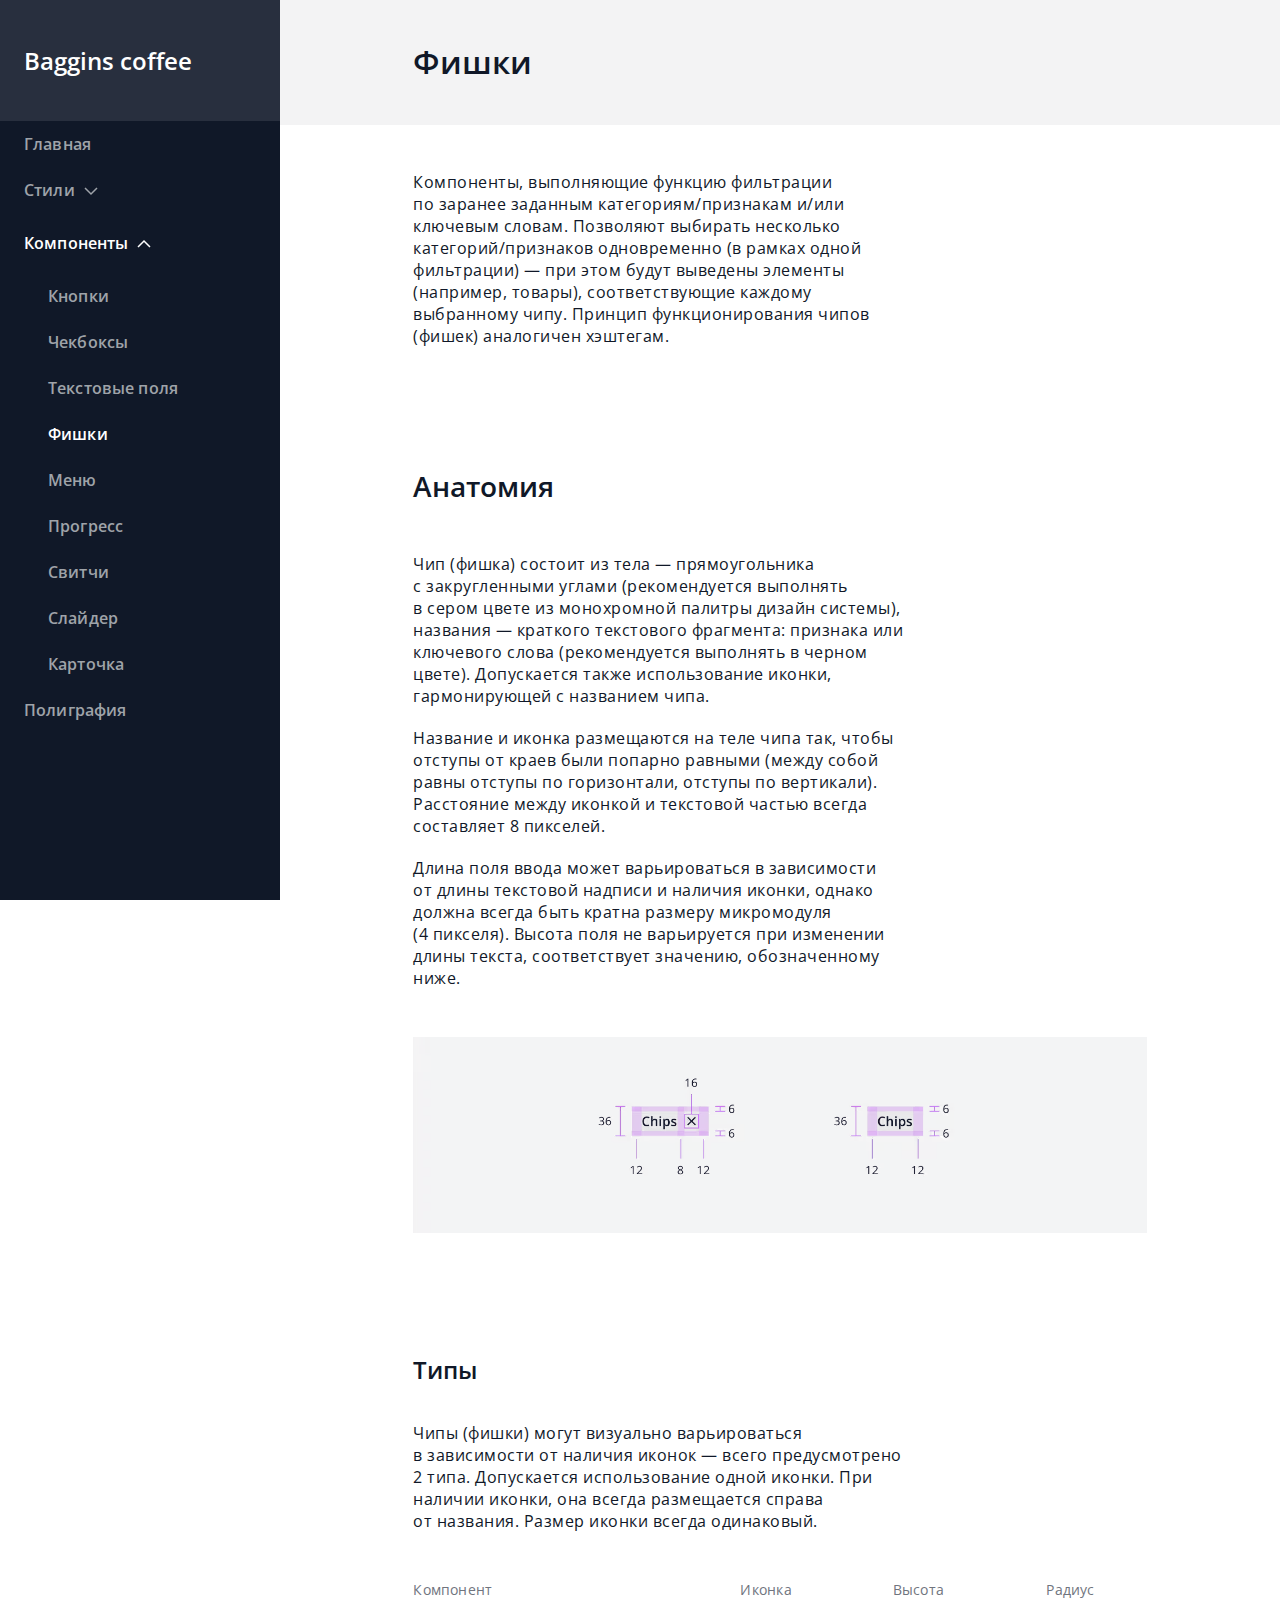
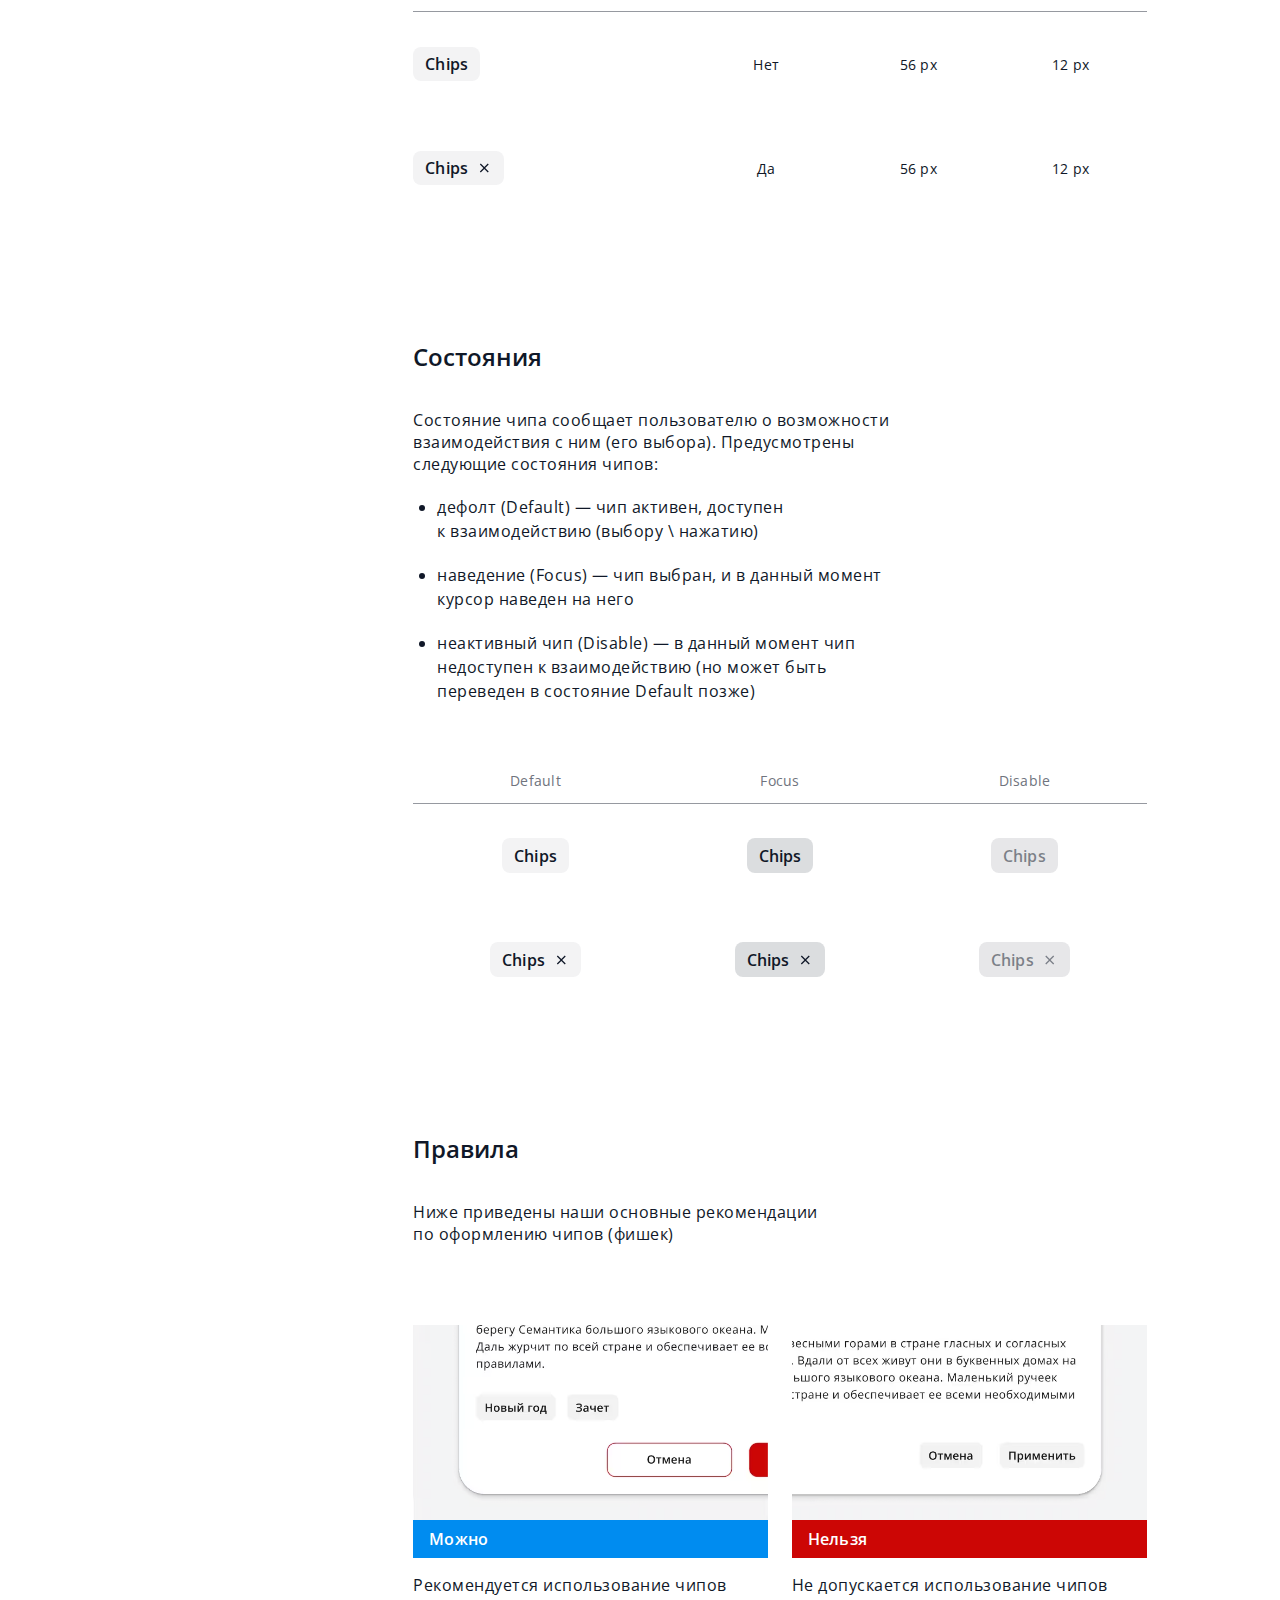
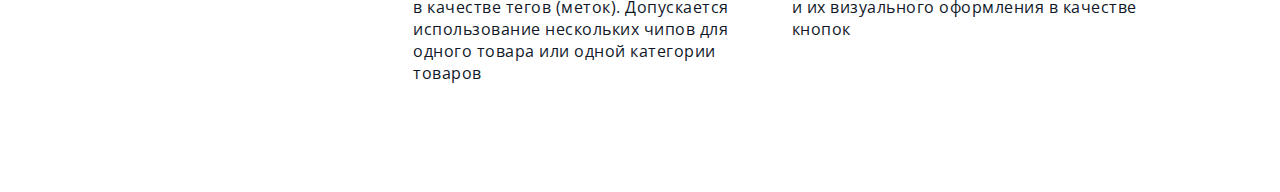
<file: html/chips.html>
<!DOCTYPE html>
<html lang="ru">

<head>
    <meta charset="UTF-8">
    <meta name="author" content="Nikitina-Korkunova-Kan">
    <title>Фишки в дизайн-системе Baggins-coffee</title>
    <link rel="stylesheet" href="../styles.css">
</head>

<body>
    <nav class="menu">
        <ul>
            <li class="menu_logo" style="color: var(--white);">
                <a href="../index.html">
                    <h3 style="margin-bottom: 0;">Baggins coffee</h3>
                </a>
            </li>
            <a href="../index.html">
                <li class="menu_item title2">Главная</li>
            </a>

            <!--раскрывающийся пукт меню-->
            <details class="title2">
                <summary>
                    <li class="menu_item title2">
                        Стили
                    </li>
                </summary>
                <a href="colors.html">
                    <li class="submenu_item">Цвета</li>
                </a>
                <a href="font.html">
                    <li class="submenu_item">Типографика</li>
                </a>
                <a href="grids.html">
                    <li class="submenu_item">Сетка</li>
                </a>
            </details>

            <details class="title2" open>
                <summary>
                    <li class="menu_item title2">
                        Компоненты
                    </li>
                </summary>
                <a href="buttons.html">
                    <li class="submenu_item">Кнопки</li>
                </a>
                <a href="checkboxes.html">
                    <li class="submenu_item">Чекбоксы</li>
                </a>
                <a href="inputs.html">
                    <li class="submenu_item">Текстовые поля</li>
                </a>
                <a href="#">
                    <li class="submenu_item active">Фишки</li>
                </a>
                <a href="menus.html">
                    <li class="submenu_item">Меню</li>
                </a>
                <a href="progress.html">
                    <li class="submenu_item">Прогресс</li>
                </a>
                <a href="switches.html">
                    <li class="submenu_item">Свитчи</li>
                </a>
                <a href="sliders.html">
                    <li class="submenu_item">Слайдер</li>
                </a>
                <a href="cards.html">
                    <li class="submenu_item">Карточка</li>
                </a>
            </details>
            <a href="poly.html">
                <li class="menu_item title2">Полиграфия</li>
            </a>
        </ul>
    </nav>

	<main>
		<section class="header">
			<h1>Фишки</h1>
		</section>

        <div class="chapter">
            <section class="text_container" style="margin-bottom: 0;">
                <p class="body1" style="margin-bottom: 0;">Компоненты, выполняющие функцию фильтрации по&nbsp;заранее заданным категориям/признакам и/или ключевым словам. Позволяют выбирать несколько категорий/признаков одновременно (в&nbsp;рамках одной фильтрации)&nbsp;&mdash; при этом будут выведены элементы (например, товары), соответствующие каждому выбранному чипу. Принцип функционирования чипов (фишек) аналогичен хэштегам.</p>
            </section>
        </div>

		<div class="chapter">
            <section class ="text_container">
		    	<h2>Анатомия</h2>
			    <p class="body1">Чип (фишка) состоит из&nbsp;тела&nbsp;&mdash; прямоугольника с&nbsp;закругленными углами (рекомендуется выполнять в&nbsp;сером цвете из&nbsp;монохромной палитры дизайн системы), названия&nbsp;&mdash; краткого текстового фрагмента: признака или ключевого слова (рекомендуется выполнять в&nbsp;черном цвете). Допускается также использование иконки, гармонирующей с&nbsp;названием чипа.</p>
                <p class="body1">Название и&nbsp;иконка размещаются на&nbsp;теле чипа так, чтобы отступы от&nbsp;краев были попарно равными (между собой равны отступы по&nbsp;горизонтали, отступы по&nbsp;вертикали). Расстояние между иконкой и&nbsp;текстовой частью всегда составляет 8&nbsp;пикселей.</p>
			    <p class="body1" style="margin-bottom: 0">Длина поля ввода может варьироваться в&nbsp;зависимости от&nbsp;длины текстовой надписи и&nbsp;наличия иконки, однако должна всегда быть кратна размеру микромодуля (4&nbsp;пикселя). Высота поля не&nbsp;варьируется при изменении длины текста, соответствует значению, обозначенному ниже.</p>
			</section>
			<div class="auto_wrapper_row"><img src="../content/Chips.avif" alt="Анатомия кнопки. Высота - 48px, ширина зависит от размера текста внутри кнопки+боковые отступы (padding) по 56px каждый. Расстояние между иконкой и текстом - 8px."></div>
		</div>
		
		<div class="chapter">
            <section class ="text_container">
		    	<h3>Типы</h3> 	
                <p class="body1" style="margin-bottom: 0">Чипы (фишки) могут визуально варьироваться в&nbsp;зависимости от&nbsp;наличия иконок&nbsp;&mdash; всего предусмотрено 2&nbsp;типа. Допускается использование одной иконки. При наличии иконки, она всегда размещается справа от&nbsp;названия. Размер иконки всегда одинаковый.</p>
		    </section>
			<div class="auto_wrapper_row">
                <table class="table_component table_button">
                <thead>
                    <tr>
                        <th class="body2">Компонент</th>
                        <th class="body2">Иконка</th>
                        <th class="body2">Высота</th>
                        <th class="body2">Радиус</th>
                    </tr>
                </thead>
                <tbody>
                    <tr>
                        <td class="title2">
                            <button type="button" class="chip">Chips</button>
                        </td>
						<td class="body2">Нет</td>
						<td class="body2">56 px</td>
						<td class="body2">12 px</td>
                    </tr>
                    <tr>
                        <td class="title2">
                            <button type="button" class="chip">
                                Chips
                                <svg id="cross" xmlns="http://www.w3.org/2000/svg" viewBox="0 0 19 18" fill="none">
                                    <path d="M15.083 4.8075L14.0255 3.75L9.83301 7.9425L5.64051 3.75L4.58301 4.8075L8.77551 9L4.58301 13.1925L5.64051 14.25L9.83301 10.0575L14.0255 14.25L15.083 13.1925L10.8905 9L15.083 4.8075Z" fill="var(--black-100)"/>
                                </svg>
                            </button>
                        </td>
						<td class="body2">Да</td>
						<td class="body2">56 px</td>
						<td class="body2">12 px</td>
                    </tr>
                </tbody>
            </table>
            </div>
        </div>

        <div class="chapter">
            <section class ="text_container">
		    	<h3>Состояния</h3> 	
                <p class="body1">Состояние чипа сообщает пользователю о&nbsp;возможности взаимодействия с&nbsp;ним (его выбора). Предусмотрены следующие состояния чипов:</p>
                <ul>
                    <li class="body1">дефолт (Default)&nbsp;&mdash; чип активен, доступен к&nbsp;взаимодействию (выбору \ нажатию)</li>
                    <li class="body1">наведение (Focus)&nbsp;&mdash; чип выбран, и&nbsp;в&nbsp;данный момент курсор наведен на&nbsp;него</li>
                    <li class="body1">неактивный чип (Disable)&nbsp;&mdash; в&nbsp;данный момент чип недоступен к&nbsp;взаимодействию (но&nbsp;может быть переведен в&nbsp;состояние Default позже)</li>
                </ul>
		    </section>
			<div class="auto_wrapper_row">
                <table class="table_button">
                <thead>
                    <tr>
                        <th class="body2">Default</th>
                        <th class="body2">Focus</th>
                        <th class="body2">Disable</th>
                        </tr>
                </thead>
                <tbody>
                    <tr>
                        <td class="title2">
                            <button type="button" class="chip">Chips</button>
                        </td>
						<td class="title2">
                            <button type="button" class="chip chip_focus">Chips</button>
                        </td>
						<td class="title2">
                            <button type="button" class="chip" disabled>Chips</button>
                        </td>
                    </tr>
                    <tr>
                        <td class="title2">
                            <button type="button" class="chip">
                                Chips
                                <svg><use href="#cross"></use></svg>
                            </button>
                        </td>
						<td class="title2">
                            <button type="button" class="chip chip_focus">
                                Chips
                                <svg><use href="#cross"></use></svg>
                            </button>
                        </td>
						<td class="title2">
                            <button type="button" class="chip" disabled>
                                Chips
                                <svg id="cross_disabled" xmlns="http://www.w3.org/2000/svg" width="19" height="18" viewBox="0 0 19 18" fill="none">
                                    <path d="M14.416 4.8075L13.3585 3.75L9.16602 7.9425L4.97352 3.75L3.91602 4.8075L8.10852 9L3.91602 13.1925L4.97352 14.25L9.16602 10.0575L13.3585 14.25L14.416 13.1925L10.2235 9L14.416 4.8075Z" fill="#101828" fill-opacity="0.5"/>
                                </svg>
                            </button>
                        </td>
                    </tr>
                </tbody>
            </table>
            </div>
        </div>

		<div class="chapter" style="margin-bottom: 0;">
            <section class="text_container">
			    <h3>Правила</h3>
                <p class="body1"cstyle="margin-bottom: 0;">Ниже приведены наши основные рекомендации по&nbsp;оформлению чипов (фишек)</p>
    		</section>
             <div class="auto_wrapper_row">
                <figure class="card">
                    <img src="../content/Chip_good.avif" alt="">
                    <figcaption class="title2 good">Можно</figcaption>
                    <p class="body1" style="margin-bottom: 0">Рекомендуется использование чипов в&nbsp;качестве тегов (меток). Допускается использование нескольких чипов для одного товара или одной категории товаров</p>
                </figure>
                <figure class="card">
                    <img src="../content/Chip_bad.avif" alt="">
                    <figcaption class="title2 bad">Нельзя</figcaption>
                    <p class="body1" style="margin-bottom: 0">Не&nbsp;допускается использование чипов и&nbsp;их&nbsp;визуального оформления в&nbsp;качестве кнопок</p>
                </figure>
            </div>             
        </div>
	</main>
</body>

</html>
</file>
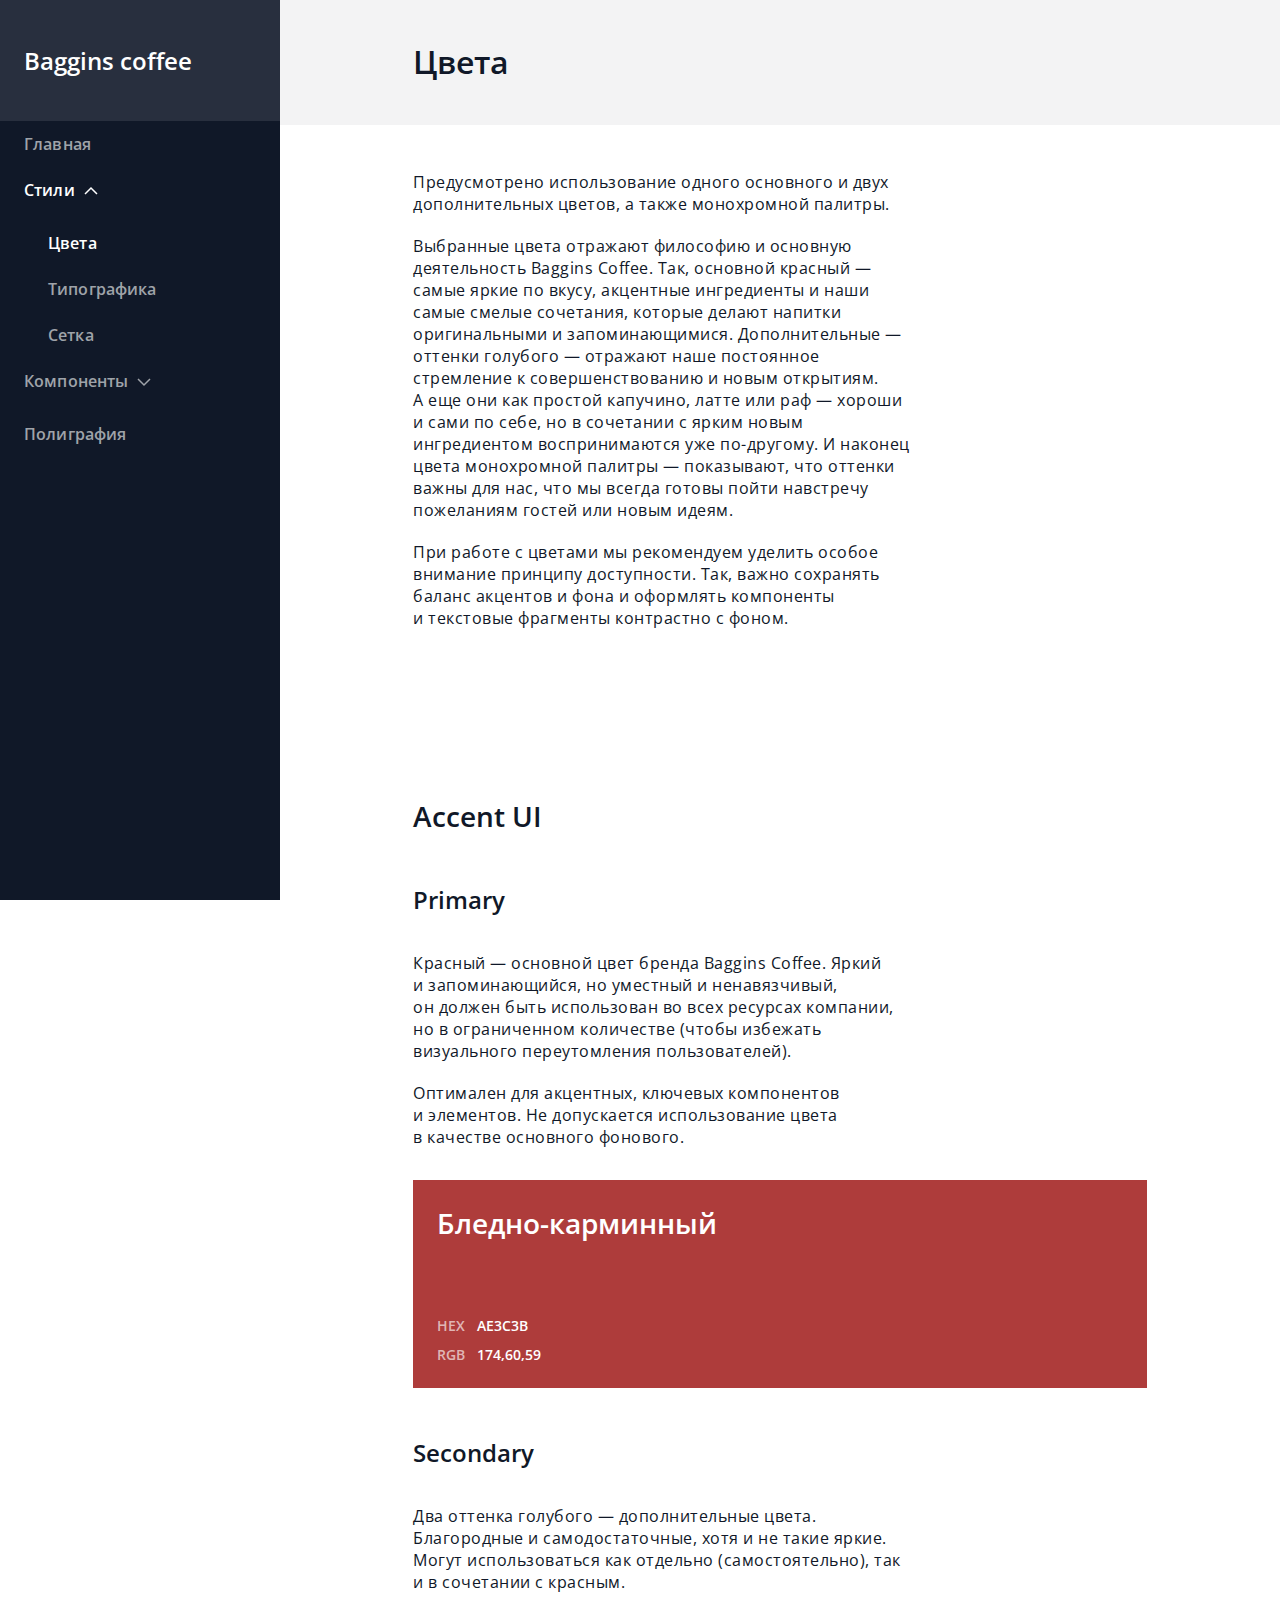
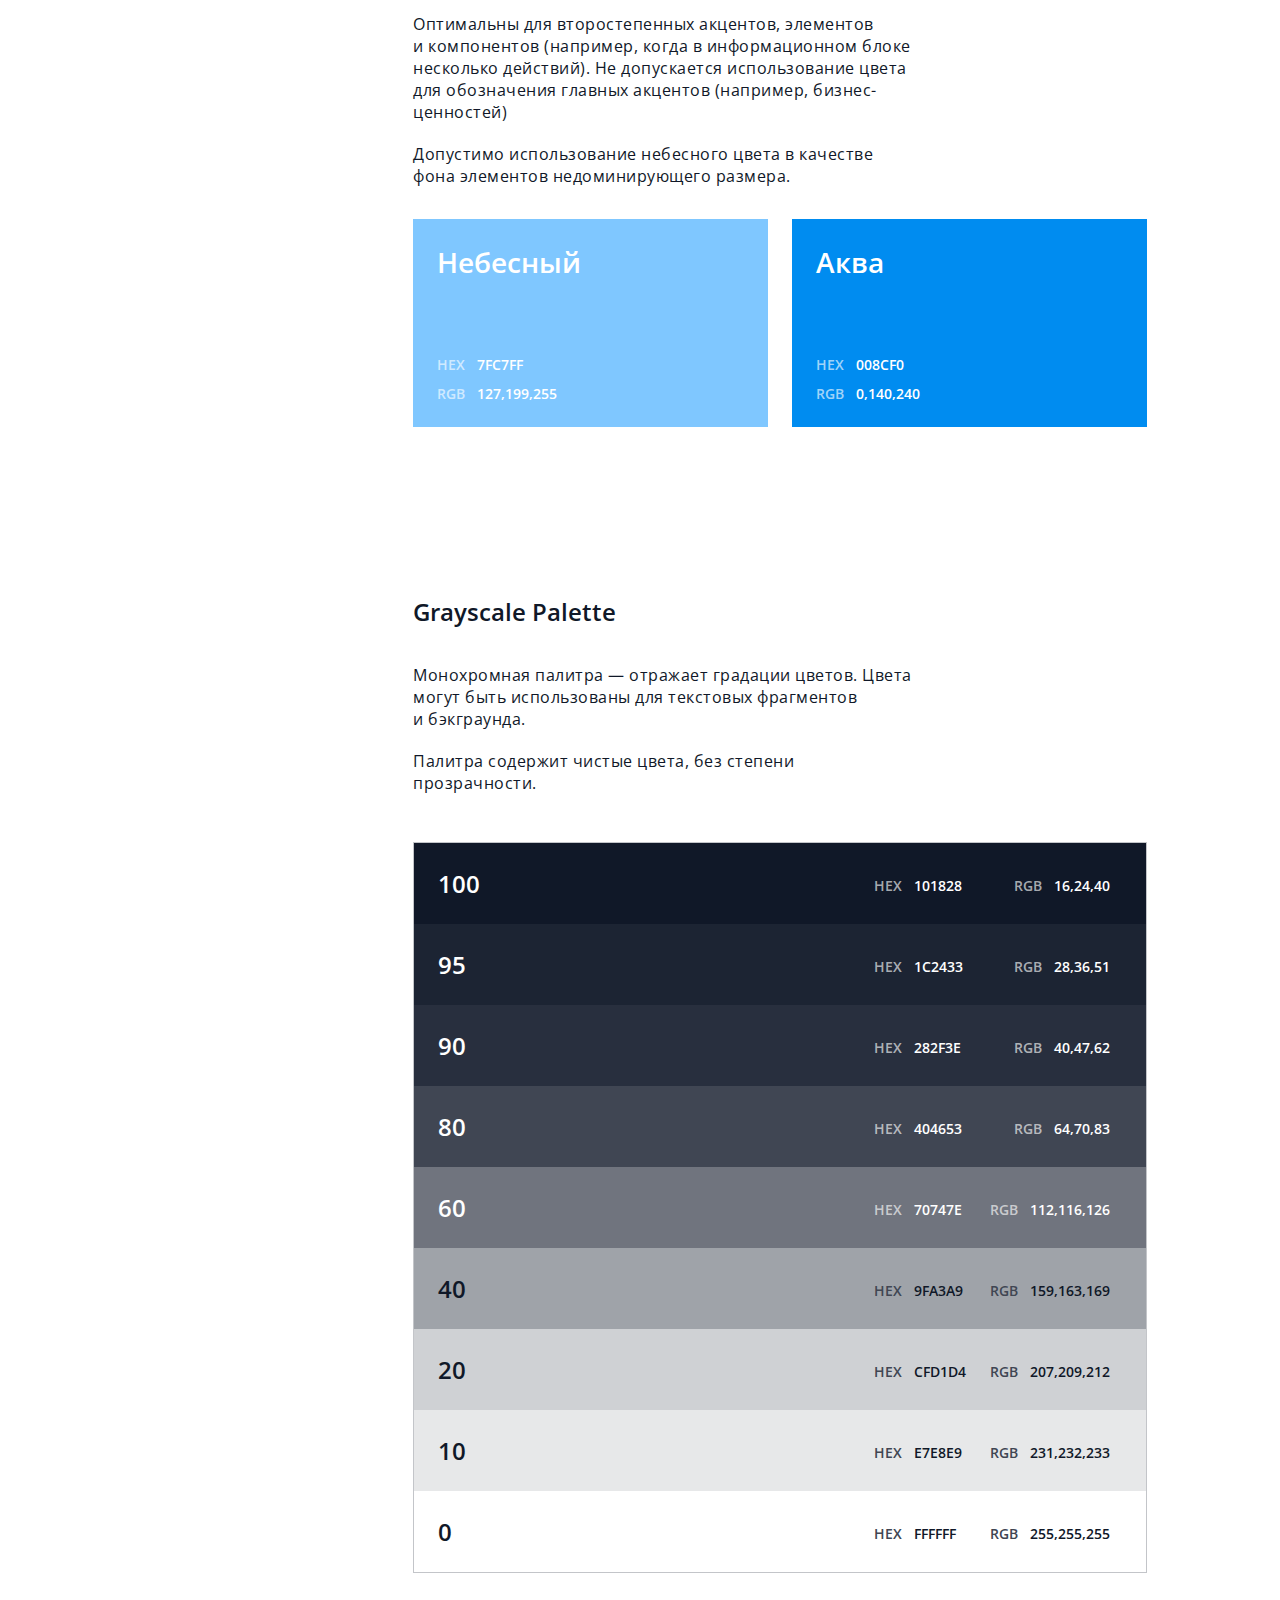
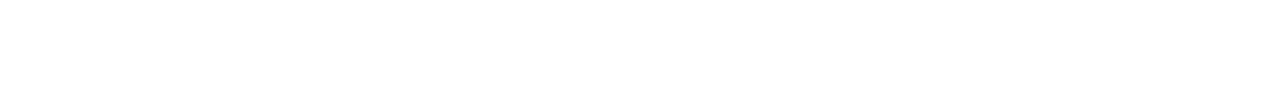
<file: html/colors.html>
<!DOCTYPE html>
<html lang="ru">

<head>
    <meta charset="UTF-8">
    <meta name="author" content="Nikitina-Korkunova-Kan">
    <title>Цвета в дизайн-системе Baggins coffee</title>
    <link rel="stylesheet" href="../styles.css">
</head>

<body>
    <nav class="menu">
        <ul>
            <li class="menu_logo" style="color: var(--white);">
                <a href="../index.html">
                    <h3 style="margin-bottom: 0;">Baggins coffee</h3>
                </a>
            </li>
            <a href="../index.html">
                <li class="menu_item title2">Главная</li>
            </a>

            <!--раскрывающийся пукт меню-->
            <details class="title2" open>
                <summary>
                    <li class="menu_item title2">
                        Стили
                    </li>
                </summary>
                <a href="#">
                    <li class="submenu_item active">Цвета</li>
                </a>
                <a href="font.html">
                    <li class="submenu_item">Типографика</li>
                </a>
                <a href="grids.html">
                    <li class="submenu_item">Сетка</li>
                </a>
            </details>

            <details class="title2">
                <summary>
                    <li class="menu_item title2">
                        Компоненты
                    </li>
                </summary>
                <a href="buttons.html">
                    <li class="submenu_item">Кнопки</li>
                </a>
                <a href="checkboxes.html">
                    <li class="submenu_item">Чекбоксы</li>
                </a>
                <a href="inputs.html">
                    <li class="submenu_item">Текстовые поля</li>
                </a>
                <a href="chips.html">
                    <li class="submenu_item">Фишки</li>
                </a>
                <a href="menus.html">
                    <li class="submenu_item">Меню</li>
                </a>
                <a href="progress.html">
                    <li class="submenu_item">Прогресс</li>
                </a>
                <a href="switches.html">
                    <li class="submenu_item">Свитчи</li>
                </a>
                <a href="sliders.html">
                    <li class="submenu_item">Слайдер</li>
                </a>
                <a href="cards.html">
                    <li class="submenu_item">Карточка</li>
                </a>
            </details>
            <a href="poly.html">
                <li class="menu_item title2">Полиграфия</li>
            </a>
        </ul>
    </nav>

	<main>
		<section class="header"> 
			<h1>Цвета</h1>
		</section>
		<div class="chapter">
			<section class="text_container" style="margin-bottom: ;">
				<p class="body1">Предусмотрено использование одного основного и&nbsp;двух дополнительных цветов, а&nbsp;также монохромной палитры.</p>
				<p class="body1">Выбранные цвета отражают философию и&nbsp;основную деятельность Baggins Coffee. Так, основной красный&nbsp;&mdash; самые яркие по&nbsp;вкусу, акцентные ингредиенты и&nbsp;наши самые смелые сочетания, которые делают напитки оригинальными и&nbsp;запоминающимися. Дополнительные&nbsp;&mdash; оттенки голубого&nbsp;&mdash; отражают наше постоянное стремление к&nbsp;совершенствованию и&nbsp;новым открытиям. А&nbsp;еще они как простой капучино, латте или раф&nbsp;&mdash; хороши и&nbsp;сами по&nbsp;себе, но&nbsp;в&nbsp;сочетании с&nbsp;ярким новым ингредиентом воспринимаются уже по-другому. И&nbsp;наконец цвета монохромной палитры&nbsp;&mdash; показывают, что оттенки важны для нас, что мы&nbsp;всегда готовы пойти навстречу пожеланиям гостей или новым идеям.</p>
				<p class="body1" style="margin-bottom: 0;">При работе с&nbsp;цветами мы&nbsp;рекомендуем уделить особое внимание принципу доступности. Так, важно сохранять баланс акцентов и&nbsp;фона и&nbsp;оформлять компоненты и&nbsp;текстовые фрагменты контрастно с&nbsp;фоном.</p>
			</section>
			</div>
		<div class="chapter">
		<section class ="text_container" style="margin-bottom: 2em;">
			<h2>Accent UI</h2>
			<h3>Primary</h3>
			<p class="body1">Красный&nbsp;&mdash; основной цвет бренда Baggins Coffee. Яркий и&nbsp;запоминающийся, но&nbsp;уместный и&nbsp;ненавязчивый, он&nbsp;должен быть использован во&nbsp;всех ресурсах компании, но&nbsp;в&nbsp;ограниченном количестве (чтобы избежать визуального переутомления пользователей).</p>
			<p class="body1" style="margin-bottom: 0">Оптимален для акцентных, ключевых компонентов и&nbsp;элементов. Не&nbsp;допускается использование цвета в&nbsp;качестве основного фонового.</p>
		</section>
		<div class="auto_wrapper_row">
		<figure class = "palette_card" style="background-color: var(--red)">
			<h2 class="active">Бледно-карминный</h2>
			<div>
				<div class="color_code">
					<p class="title3 inactive">HEX</p>
					<p class="title3 active">AE3C3B</p>
				</div>
				<div class="color_code">
					<p class="title3 inactive">RGB</p>
					<p class="title3 active">174,60,59</p>
				</div>
			</div>
		</figure> </div>
		
		<section class ="text_container" style="margin-bottom: 2em;">
			<h3>Secondary</h3> 	
			<p class="body1">Два оттенка голубого&nbsp;&mdash; дополнительные цвета. Благородные и&nbsp;самодостаточные, хотя и&nbsp;не&nbsp;такие яркие. Могут использоваться как отдельно (самостоятельно), так и&nbsp;в&nbsp;сочетании с&nbsp;красным.</p>
			<p class="body1">Оптимальны для второстепенных акцентов, элементов и&nbsp;компонентов (например, когда в&nbsp;информационном блоке несколько действий). Не&nbsp;допускается использование цвета для обозначения главных акцентов (например, бизнес-ценностей)</p>
			<p class="body1" style="margin-bottom: 0">Допустимо использование небесного цвета в качестве фона элементов недоминирующего размера.</p>
		</section>
		<div class="auto_wrapper_row">
		<figure class = "palette_card" style="background-color: var(--sky)">
			<h2 class="active">Небесный</h2>
			<div>
				<div class="color_code">
					<p class="title3 inactive">HEX</p>
					<p class="title3 active">7FC7FF</p>
				</div>
				<div class="color_code">
					<p class="title3 inactive">RGB</p>
					<p class="title3 active">127,199,255</p>
				</div>
			</div>
		</figure>
		<figure class = "palette_card" style="background-color: var(--aqua)">
			<h2 class="active">Аква</h2>
			<div>
				<div class="color_code">
					<p class="title3 inactive">HEX</p>
					<p class="title3 active">008CF0</p>
				</div>
				<div class="color_code">
					<p class="title3 inactive">RGB</p>
					<p class="title3 active">0,140,240</p>
				</div>
			</div>
		</figure> 
		</div>
		</div>
		
		<div class="chapter">
		<section class="text_container">
			<h3>Grayscale Palette</h3>
			<p class="body1">Монохромная палитра&nbsp;&mdash; отражает градации цветов. Цвета могут быть использованы для текстовых фрагментов и&nbsp;бэкграунда.</p>
			<p class="body1" style="margin-bottom: 0">Палитра содержит чистые цвета, без степени прозрачности.</p>
		</section>
		<div class="palette_wrapper">
			<figure class="palette_row" style="background-color: var(--black-100)">
				<h3 class="active" style="margin-bottom: 0">100</h3>
				<div class="palette_sign">
					<div class="color_code">
						<p class="title3 inactive">HEX</p>
						<p class="title3 active">101828</p>
					</div>
					<div class="color_code">
						<p class="title3 inactive">RGB</p>
						<p class="title3 active">16,24,40</p>
					</div>
				</div>
			</figure>
			<figure class="palette_row" style="background-color: var(--black-95)">
				<h3 class="active" style="margin-bottom: 0">95</h3>
				<div class="palette_sign">
					<div class="color_code">
						<p class="title3 inactive">HEX</p>
						<p class="title3 active">1C2433</p>
					</div>
					<div class="color_code">
						<p class="title3 inactive">RGB</p>
						<p class="title3 active">28,36,51</p>
					</div>
				</div>
			</figure>
			<figure class="palette_row" style="background-color: var(--black-90)">
				<h3 class="active" style="margin-bottom: 0">90</h3>
				<div class="palette_sign">
					<div class="color_code">
						<p class="title3 inactive">HEX</p>
						<p class="title3 active">282F3E</p>
					</div>
					<div class="color_code">
						<p class="title3 inactive">RGB</p>
						<p class="title3 active">40,47,62</p>
					</div>
				</div>
			</figure>
			<figure class="palette_row" style="background-color: var(--black-80)">
				<h3 class="active" style="margin-bottom: 0">80</h3>
				<div class="palette_sign">
					<div class="color_code">
						<p class="title3 inactive">HEX</p>
						<p class="title3 active">404653</p>
					</div>
					<div class="color_code">
						<p class="title3 inactive">RGB</p>
						<p class="title3 active">64,70,83</p>
					</div>
				</div>
			</figure>
			<figure class="palette_row" style="background-color: var(--black-60)">
				<h3 class="active" style="margin-bottom: 0">60</h3>
				<div class="palette_sign">
					<div class="color_code">
						<p class="title3 inactive">HEX</p>
						<p class="title3 active">70747E</p>
					</div>
					<div class="color_code">
						<p class="title3 inactive">RGB</p>
						<p class="title3 active">112,116,126</p>
					</div>
				</div>
			</figure>
			<figure class="palette_row" style="background-color: var(--black-40)">
				<h3 style="margin-bottom: 0">40</h3>
				<div class="palette_sign">
					<div class="color_code">
						<p class="title3 inactive_dark">HEX</p>
						<p class="title3">9FA3A9</p>
					</div>
					<div class="color_code">
						<p class="title3 inactive_dark">RGB</p>
						<p class="title3">159,163,169</p>
					</div>
				</div>
			</figure>
			<figure class="palette_row" style="background-color: var(--black-20)">
				<h3 style="margin-bottom: 0">20</h3>
				<div class="palette_sign">
					<div class="color_code">
						<p class="title3 inactive_dark">HEX</p>
						<p class="title3">CFD1D4</p>
					</div>
					<div class="color_code">
						<p class="title3 inactive_dark">RGB</p>
						<p class="title3">207,209,212</p>
					</div>
				</div>
			</figure>
			<figure class="palette_row" style="background-color: var(--black-10)">
				<h3 style="margin-bottom: 0">10</h3>
				<div class="palette_sign">
					<div class="color_code">
						<p class="title3 inactive_dark">HEX</p>
						<p class="title3">E7E8E9</p>
					</div>
					<div class="color_code">
						<p class="title3 inactive_dark">RGB</p>
						<p class="title3">231,232,233</p>
					</div>
				</div>
			</figure>
			<figure class="palette_row" style="background-color: var(--white)">
				<h3 style="margin-bottom: 0">0</h3>
				<div class="palette_sign">
					<div class="color_code">
						<p class="title3 inactive_dark">HEX</p>
						<p class="title3">FFFFFF</p>
					</div>
					<div class="color_code">
						<p class="title3 inactive_dark">RGB</p>
						<p class="title3">255,255,255</p>
					</div>
				</div>
			</figure>
		</div>
		</div>
	</main>
</body>

</html>
</file>
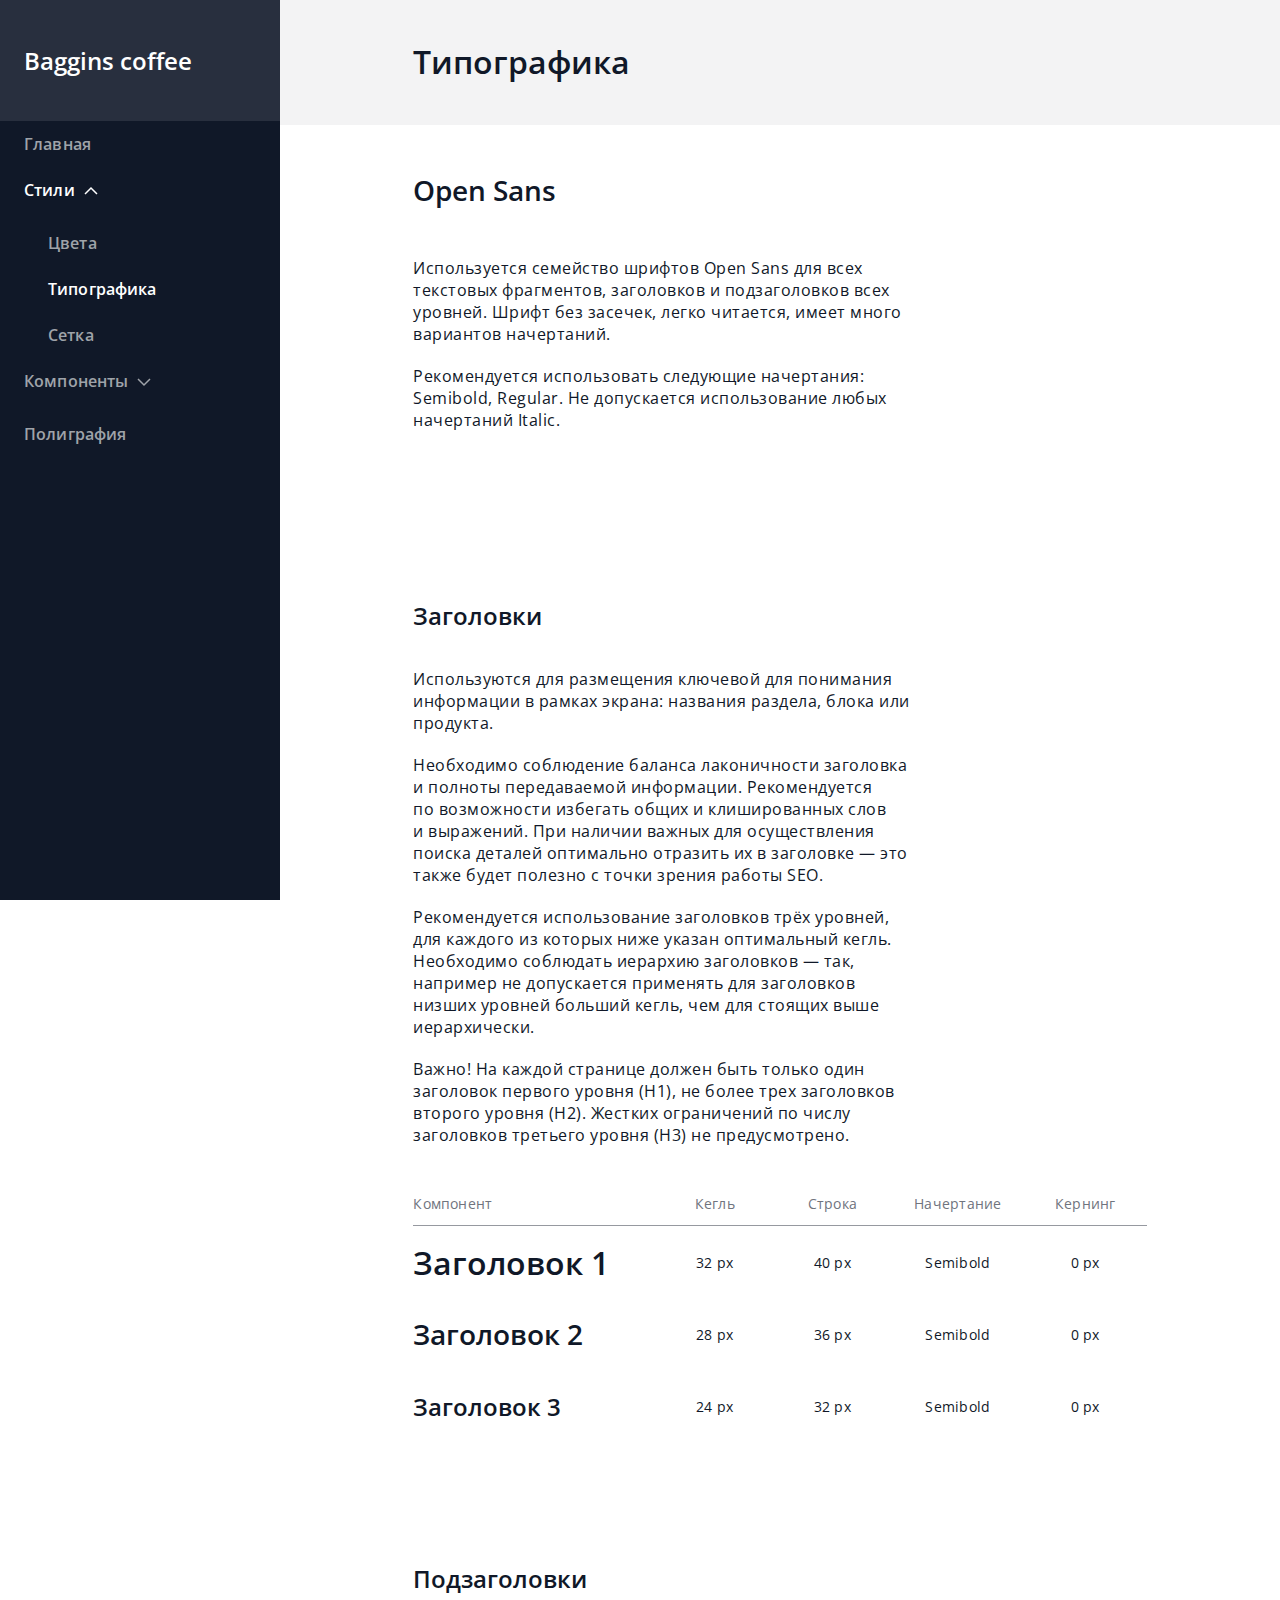
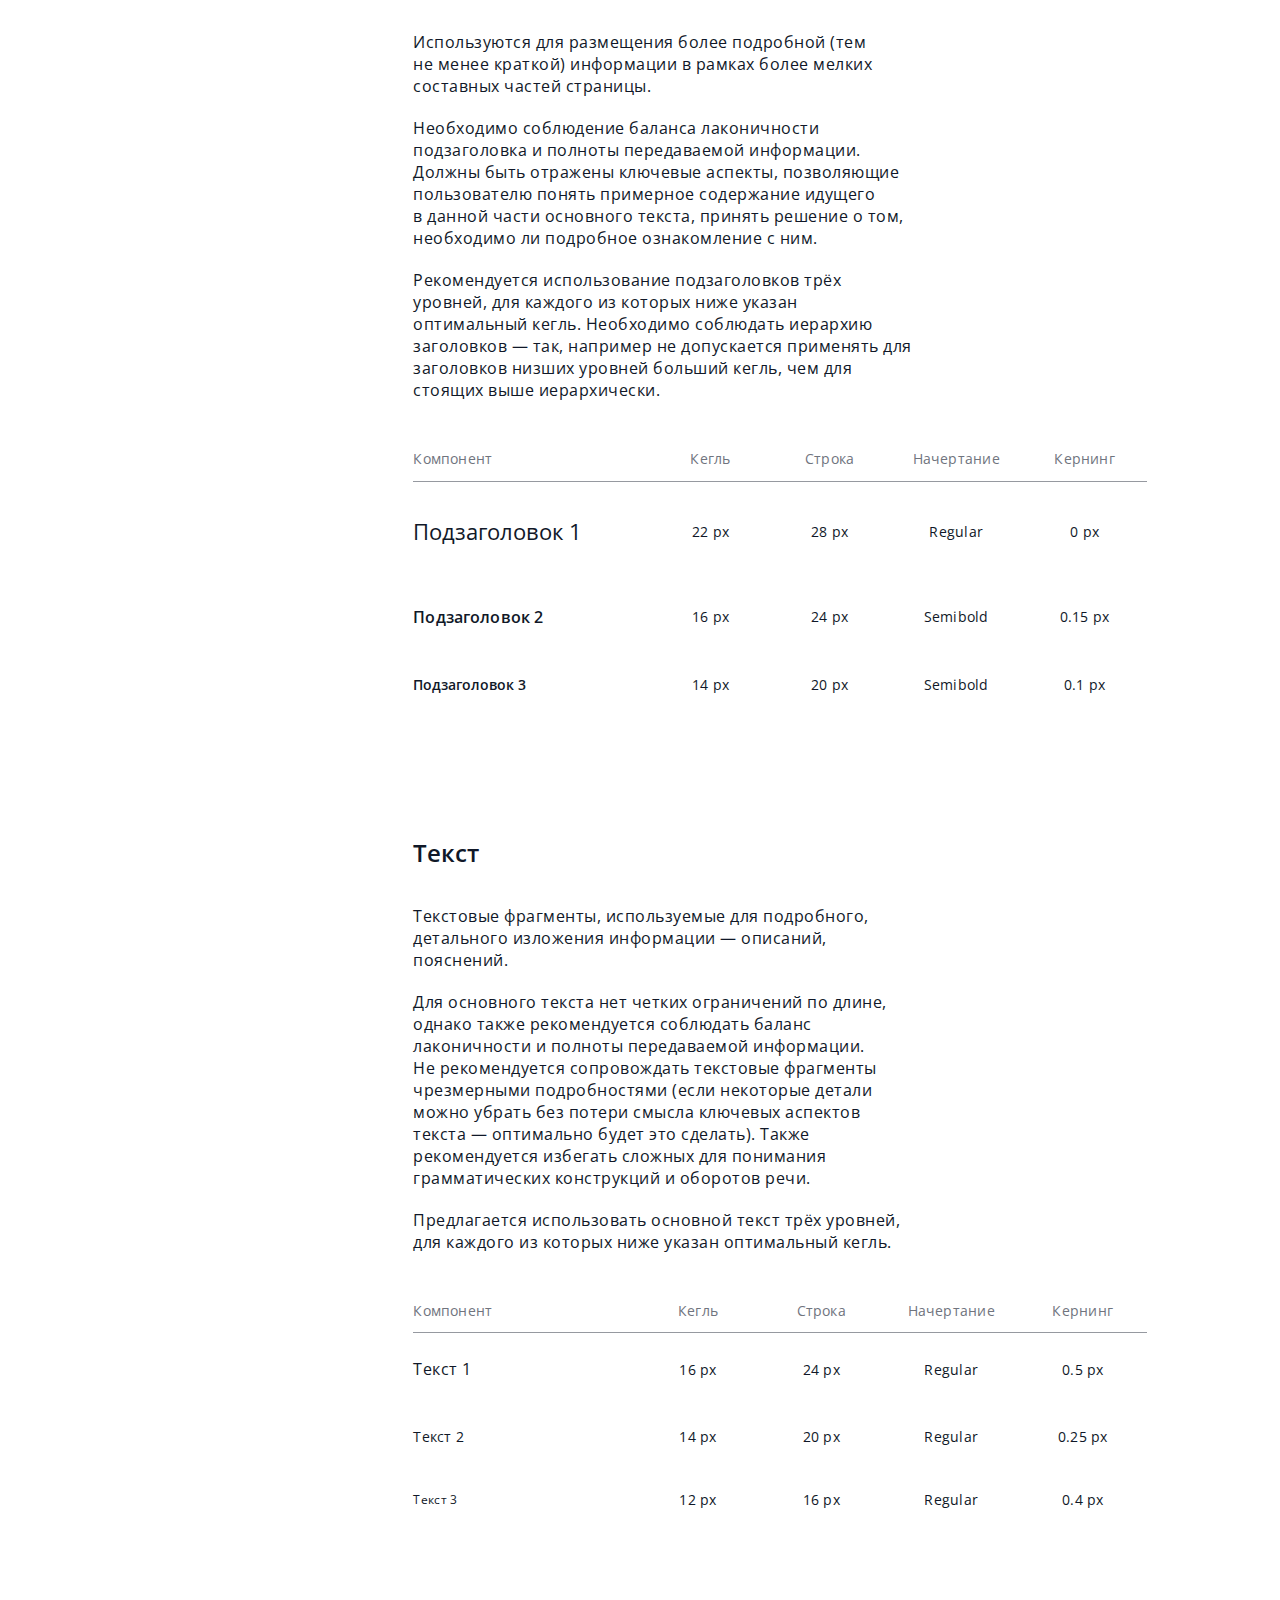
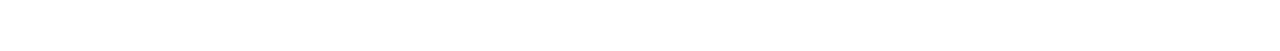
<file: html/font.html>
<!DOCTYPE html>
<html lang="ru">

<head>
    <meta charset="UTF-8">
    <meta name="author" content="Nikitina-Korkunova-Kan">
    <title>Типографика в дизайн-системе Baggins-coffee</title>
    <link rel="stylesheet" href="../styles.css">
</head>

<body>
    <nav class="menu">
        <ul>
            <li class="menu_logo" style="color: var(--white);">
                <a href="../index.html">
                    <h3 style="margin-bottom: 0;">Baggins coffee</h3>
                </a>
            </li>
            <a href="../index.html">
                <li class="menu_item title2">Главная</li>
            </a>

            <!--раскрывающийся пукт меню-->
            <details class="title2" open>
                <summary>
                    <li class="menu_item title2">
                        Стили
                    </li>
                </summary>
                <a href="colors.html">
                    <li class="submenu_item">Цвета</li>
                </a>
                <a href="#">
                    <li class="submenu_item active">Типографика</li>
                </a>
                <a href="grids.html">
                    <li class="submenu_item">Сетка</li>
                </a>
            </details>

            <details class="title2">
                <summary>
                    <li class="menu_item title2">
                        Компоненты
                    </li>
                </summary>
                <a href="buttons.html">
                    <li class="submenu_item">Кнопки</li>
                </a>
                <a href="checkboxes.html">
                    <li class="submenu_item">Чекбоксы</li>
                </a>
                <a href="inputs.html">
                    <li class="submenu_item">Текстовые поля</li>
                </a>
                <a href="chips.html">
                    <li class="submenu_item">Фишки</li>
                </a>
                <a href="menus.html">
                    <li class="submenu_item">Меню</li>
                </a>
                <a href="progress.html">
                    <li class="submenu_item">Прогресс</li>
                </a>
                <a href="switches.html">
                    <li class="submenu_item">Свитчи</li>
                </a>
                <a href="sliders.html">
                    <li class="submenu_item">Слайдер</li>
                </a>
                <a href="cards.html">
                    <li class="submenu_item">Карточка</li>
                </a>
            </details>
            <a href="poly.html">
                <li class="menu_item title2">Полиграфия</li>
            </a>
        </ul>
    </nav>


	<main>
		<section class="header">
			<h1>Типографика</h1>
		</section>
		<div class="chapter">
            <section class ="text_container">
	    		<h2>Open Sans</h2>
		    	<p class="body1">Используется семейство шрифтов Open Sans для всех текстовых фрагментов, заголовков и&nbsp;подзаголовков всех уровней. Шрифт без засечек, легко читается, имеет много вариантов начертаний.</p>
		    	<p class="body1" style="margin-bottom: 0">Рекомендуется использовать следующие начертания: Semibold, Regular. Не&nbsp;допускается использование любых начертаний Italic.</p>
		    </section>
        </div>
		
		<div class="chapter">
            <section class ="text_container">
    			<h3>Заголовки</h3> 	
    			<p class="body1">Используются для размещения ключевой для понимания информации в&nbsp;рамках экрана: названия раздела, блока или продукта.</p>
    			<p class="body1">Необходимо соблюдение баланса лаконичности заголовка и&nbsp;полноты передаваемой информации. Рекомендуется по&nbsp;возможности избегать общих и&nbsp;клишированных слов и&nbsp;выражений. При наличии важных для осуществления поиска деталей оптимально отразить их&nbsp;в&nbsp;заголовке&nbsp;&mdash; это также будет полезно с&nbsp;точки зрения работы SEO.</p>
    			<p class="body1">Рекомендуется использование заголовков трёх уровней, для каждого из&nbsp;которых ниже указан оптимальный кегль. Необходимо соблюдать иерархию заголовков&nbsp;&mdash; так, например не&nbsp;допускается применять для заголовков низших уровней больший кегль, чем для стоящих выше иерархически.</p>
	    		<p class="body1" style="margin-bottom: 0">Важно! На&nbsp;каждой странице должен быть только один заголовок первого уровня (H1), не&nbsp;более трех заголовков второго уровня (H2). Жестких ограничений по&nbsp;числу заголовков третьего уровня (H3) не&nbsp;предусмотрено.</p>
		    </section>
		<!--сюда таблица-->
		<table class = "table_component">
			<thead>
				<tr>
					<th class="body2">Компонент</th>
					<th class="body2">Кегль</th>
					<th class="body2">Строка</th>
					<th class="body2">Начертание</th>
					<th class="body2">Кернинг</th>
				</tr>
			</thead>
			<tbody>
				<tr>
					<td><h1>Заголовок 1</h1></td>
					<td class="body2">32 px</td>
					<td class="body2">40 px</td>
					<td class="body2">Semibold</td>
					<td class="body2">0 px</td>
				</tr>
				<tr>
					<td><h2 style = "margin-bottom: 0;">Заголовок 2</h2></td>
					<td class="body2">28 px</td>
					<td class="body2">36 px</td>
					<td class="body2">Semibold</td>
					<td class="body2">0 px</td>
				</tr>
				<tr>
					<td><h3 style = "margin-bottom: 0;">Заголовок 3</h3></td>
					<td class="body2">24 px</td>
					<td class="body2">32 px</td>
					<td class="body2">Semibold</td>
					<td class="body2">0 px</td>
				</tr>
			</tbody>
		</table>
        </div>

		<div class="chapter">
            <section class="text_container">
    			<h3>Подзаголовки</h3>
    			<p class="body1">Используются для размещения более подробной (тем не&nbsp;менее краткой) информации в&nbsp;рамках более мелких составных частей страницы.</p>
            	<p class="body1">Необходимо соблюдение баланса лаконичности подзаголовка и&nbsp;полноты передаваемой информации. Должны быть отражены ключевые аспекты, позволяющие пользователю понять примерное содержание идущего в&nbsp;данной части основного текста, принять решение о&nbsp;том, необходимо&nbsp;ли подробное ознакомление с&nbsp;ним.</p>
    			<p class="body1" style="margin-bottom: 0">Рекомендуется использование подзаголовков трёх уровней, для каждого из&nbsp;которых ниже указан оптимальный кегль. Необходимо соблюдать иерархию заголовков&nbsp;&mdash; так, например не&nbsp;допускается применять для заголовков низших уровней больший кегль, чем для стоящих выше иерархически.</p>
	    	</section>
        <!--сюда таблица-->
		<table class = "table_component">
			<thead>
				<tr>
					<th class="body2">Компонент</th>
					<th class="body2">Кегль</th>
					<th class="body2">Строка</th>
					<th class="body2">Начертание</th>
					<th class="body2">Кернинг</th>
				</tr>
			</thead>
			<tbody>
				<tr>
					<td class="title1" style = "margin-bottom: 0;">Подзаголовок 1</td>
					<td class="body2">22 px</td>
					<td class="body2">28 px</td>
					<td class="body2">Regular</td>
					<td class="body2">0 px</td>
				</tr>
				<tr>
					<td class="title2" style = "margin-bottom: 0;">Подзаголовок 2</td>
					<td class="body2">16 px</td>
					<td class="body2">24 px</td>
					<td class="body2">Semibold</td>
					<td class="body2">0.15 px</td>
				</tr>
				<tr>
					<td class="title3" style = "margin-bottom: 0;">Подзаголовок 3</td>
					<td class="body2">14 px</td>
					<td class="body2">20 px</td>
					<td class="body2">Semibold</td>
					<td class="body2">0.1 px</td>
				</tr>
			</tbody>
		</table>
        </div>

        <div class="chapter">
            <section class="text_container">
    			<h3>Текст</h3>
				<p class="body1">Текстовые фрагменты, используемые для подробного, детального изложения информации&nbsp;&mdash; описаний, пояснений.</p>
				<p class="body1">Для основного текста нет четких ограничений по&nbsp;длине, однако также рекомендуется соблюдать баланс лаконичности и&nbsp;полноты передаваемой информации. Не&nbsp;рекомендуется сопровождать текстовые фрагменты чрезмерными подробностями (если некоторые детали можно убрать без потери смысла ключевых аспектов текста&nbsp;&mdash; оптимально будет это сделать). Также рекомендуется избегать сложных для понимания грамматических конструкций и&nbsp;оборотов речи.</p>
				<p class="body1" style="margin-bottom: 0;">Предлагается использовать основной текст трёх уровней, для каждого из&nbsp;которых ниже указан оптимальный кегль.</p>
    		</section>	
		<table class = "table_component">
			<thead>
				<tr>
					<th class="body2">Компонент</th>
					<th class="body2">Кегль</th>
					<th class="body2">Строка</th>
					<th class="body2">Начертание</th>
					<th class="body2">Кернинг</th>
				</tr>
			</thead>
			<tbody>
				<tr>
					<td class="body1" style = "margin-bottom: 0;">Текст 1</td>
					<td class="body2">16 px</td>
					<td class="body2">24 px</td>
					<td class="body2">Regular</td>
					<td class="body2">0.5 px</td>
				</tr>
				<tr>
					<td class="body2" style = "margin-bottom: 0;">Текст 2</td>
					<td class="body2">14 px</td>
					<td class="body2">20 px</td>
					<td class="body2">Regular</td>
					<td class="body2">0.25 px</td>
				</tr>
				<tr>
					<td class="body3" style = "margin-bottom: 0;">Текст 3</td>
					<td class="body2">12 px</td>
					<td class="body2">16 px</td>
					<td class="body2">Regular</td>
					<td class="body2">0.4 px</td>
				</tr>
			</tbody>
		</table>
        </div>
		</div>

	</main>
</body>

</html>
</file>
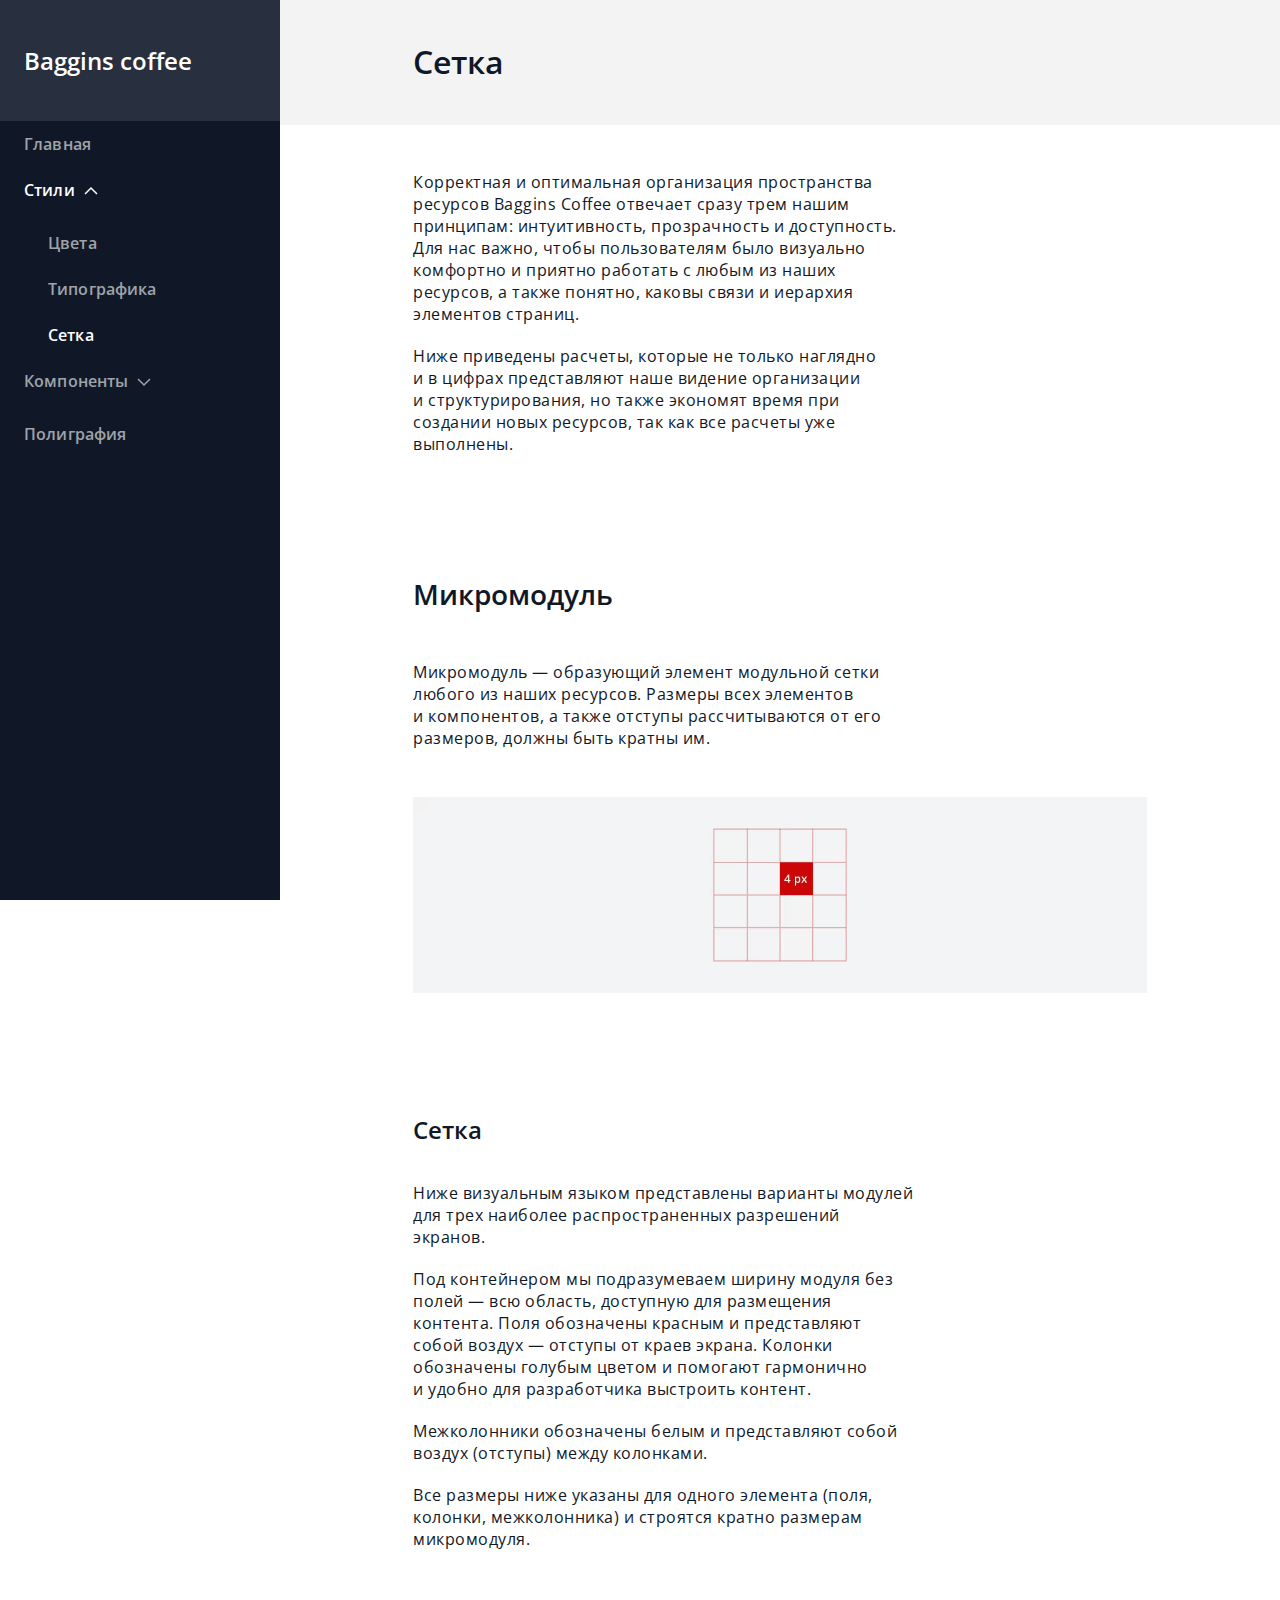
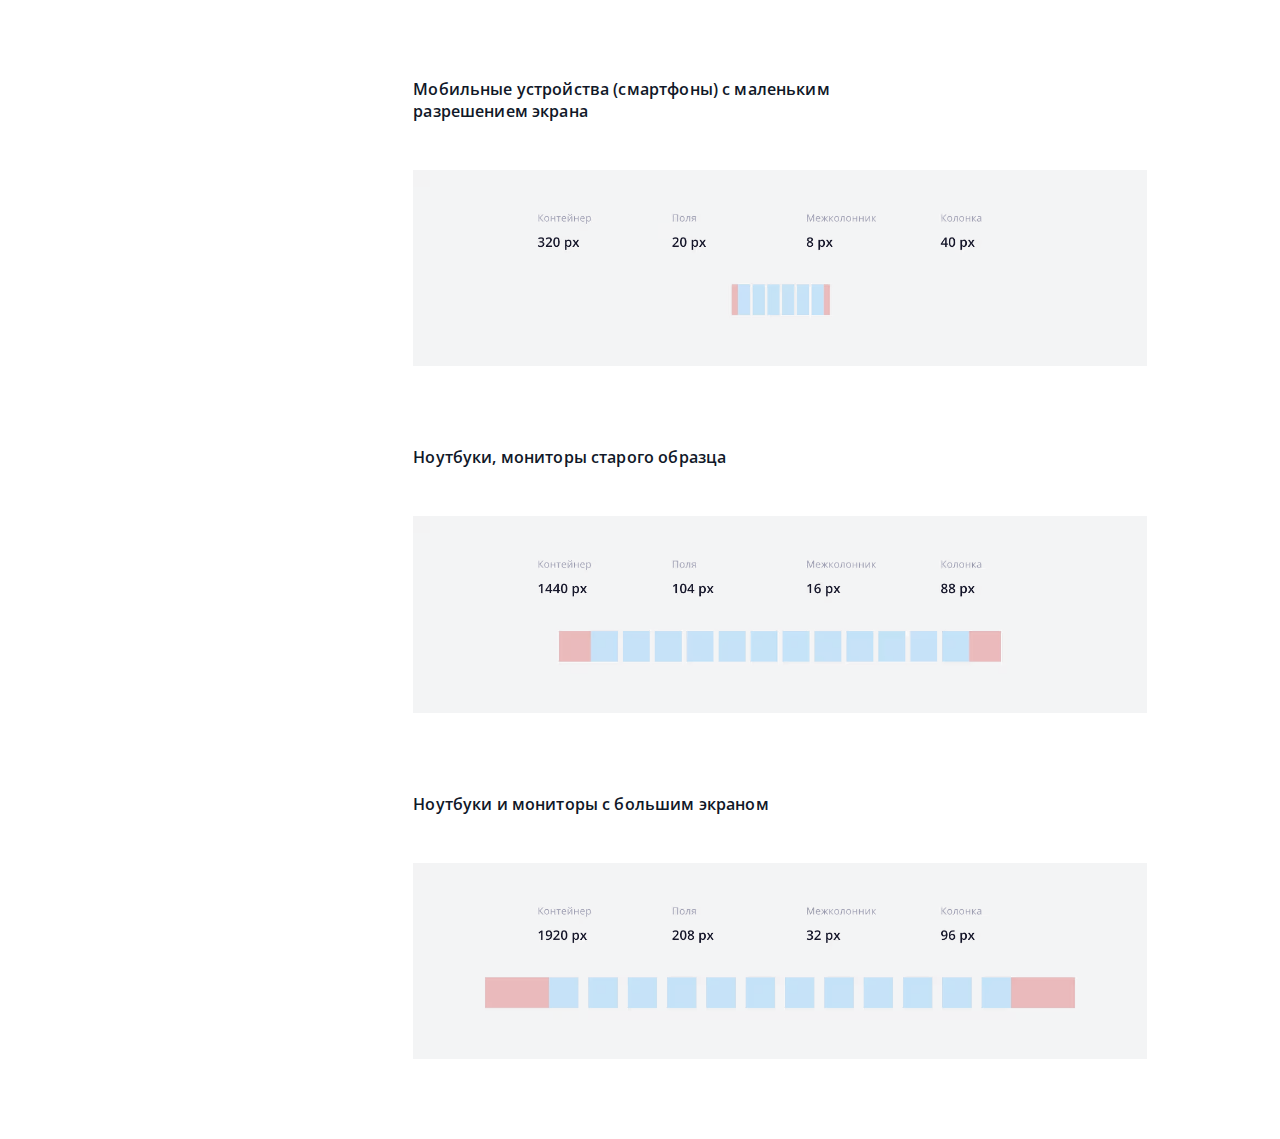
<file: html/grids.html>
<!DOCTYPE html>
<html lang="ru">

<head>
    <meta charset="UTF-8">
    <meta name="author" content="Nikitina-Korkunova-Kan">
    <title>Сетка в дизайн-системе Baggins-coffee</title>
    <link rel="stylesheet" href="../styles.css">
</head>

<body>
    <nav class="menu">
        <ul>
            <li class="menu_logo" style="color: var(--white);">
                <a href="../index.html">
                    <h3 style="margin-bottom: 0;">Baggins coffee</h3>
                </a>
            </li>
            <a href="../index.html">
                <li class="menu_item title2">Главная</li>
            </a>

            <!--раскрывающийся пукт меню-->
            <details class="title2" open>
                <summary>
                    <li class="menu_item title2">
                        Стили
                    </li>
                </summary>
                <a href="colors.html">
                    <li class="submenu_item">Цвета</li>
                </a>
                <a href="font.html">
                    <li class="submenu_item">Типографика</li>
                </a>
                <a href="#">
                    <li class="submenu_item active">Сетка</li>
                </a>
            </details>

            <details class="title2">
                <summary>
                    <li class="menu_item title2">
                        Компоненты
                    </li>
                </summary>
                <a href="buttons.html">
                    <li class="submenu_item">Кнопки</li>
                </a>
                <a href="checkboxes.html">
                    <li class="submenu_item">Чекбоксы</li>
                </a>
                <a href="inputs.html">
                    <li class="submenu_item">Текстовые поля</li>
                </a>
                <a href="chips.html">
                    <li class="submenu_item">Фишки</li>
                </a>
                <a href="menus.html">
                    <li class="submenu_item">Меню</li>
                </a>
                <a href="progress.html">
                    <li class="submenu_item">Прогресс</li>
                </a>
                <a href="switches.html">
                    <li class="submenu_item">Свитчи</li>
                </a>
                <a href="sliders.html">
                    <li class="submenu_item">Слайдер</li>
                </a>
                <a href="cards.html">
                    <li class="submenu_item">Карточка</li>
                </a>
            </details>
            <a href="poly.html">
                <li class="menu_item title2">Полиграфия</li>
            </a>
        </ul>
    </nav>

	<main>
		<section class="header">
			<h1>Сетка</h1>
		</section>

        <div class="chapter">
            <section class="text_container" style="margin-bottom: 0;">
                <p class="body1">Корректная и&nbsp;оптимальная организация пространства ресурсов Baggins Coffee отвечает сразу трем нашим принципам: интуитивность, прозрачность и&nbsp;доступность. Для нас важно, чтобы пользователям было визуально комфортно и&nbsp;приятно работать с&nbsp;любым из&nbsp;наших ресурсов, а&nbsp;также понятно, каковы связи и&nbsp;иерархия элементов страниц.</p>
                <p class="body1" style="margin-bottom: 0;">Ниже приведены расчеты, которые не&nbsp;только наглядно и&nbsp;в&nbsp;цифрах представляют наше видение организации и&nbsp;структурирования, но&nbsp;также экономят время при создании новых ресурсов, так как все расчеты уже выполнены.</p>
            </section>
        </div>

		<div class="chapter">
            <section class ="text_container">
		    	<h2>Микромодуль</h2>
			    <p class="body1" style="margin-bottom: 0">Микромодуль&nbsp;&mdash; образующий элемент модульной сетки любого из&nbsp;наших ресурсов. Размеры всех элементов и&nbsp;компонентов, а&nbsp;также отступы рассчитываются от&nbsp;его размеров, должны быть кратны&nbsp;им.</p>
			</section>
			<div class="auto_wrapper_row"><img src="../content/Grid.avif" alt=""></div>
		</div>
		
		<div class="chapter" style="margin-bottom: 5em;">
            <section class ="text_container">
		    	<h3>Сетка</h3> 	
		    	<p class="body1">Ниже визуальным языком представлены варианты модулей для трех наиболее распространенных разрешений экранов.</p>
			    <p class="body1">Под контейнером мы&nbsp;подразумеваем ширину модуля без полей&nbsp;&mdash; всю область, доступную для размещения контента. Поля обозначены красным и&nbsp;представляют собой воздух&nbsp;&mdash; отступы от&nbsp;краев экрана. Колонки обозначены голубым цветом и&nbsp;помогают гармонично и&nbsp;удобно для разработчика выстроить контент.</p>
                <p class="body1">Межколонники обозначены белым и&nbsp;представляют собой воздух (отступы) между колонками.</p>
                <p class="body1" style="margin-bottom: 0">Все размеры ниже указаны для одного элемента (поля, колонки, межколонника) и&nbsp;строятся кратно размерам микромодуля.</p>
		    </section>
        </div>  

		<div class="chapter chapter_img">
            <section class ="text_container" style="margin-bottom: 0;">
			    <p class="img_caption title2">Мобильные устройства (смартфоны) с маленьким разрешением экрана</p>
			</section>
			<div class="auto_wrapper_row"><img src="../content/Grid_mobile.avif" alt=""></div>
		</div>

        <div class="chapter chapter_img">
            <section class ="text_container" style="margin-bottom: 0;">
			    <p class="img_caption title2">Ноутбуки, мониторы старого образца</p>
			</section>
			<div class="auto_wrapper_row"><img src="../content/Grid_web_old.avif" alt=""></div>
		</div>

        <div class="chapter chapter_img">
            <section class ="text_container" style="margin-bottom: 0;">
			    <p class="img_caption title2">Ноутбуки и мониторы с большим экраном</p>
			</section>
			<div class="auto_wrapper_row"><img src="../content/Grid_web.avif" alt=""></div>
		</div>

	</main>
</body>

</html>
</file>
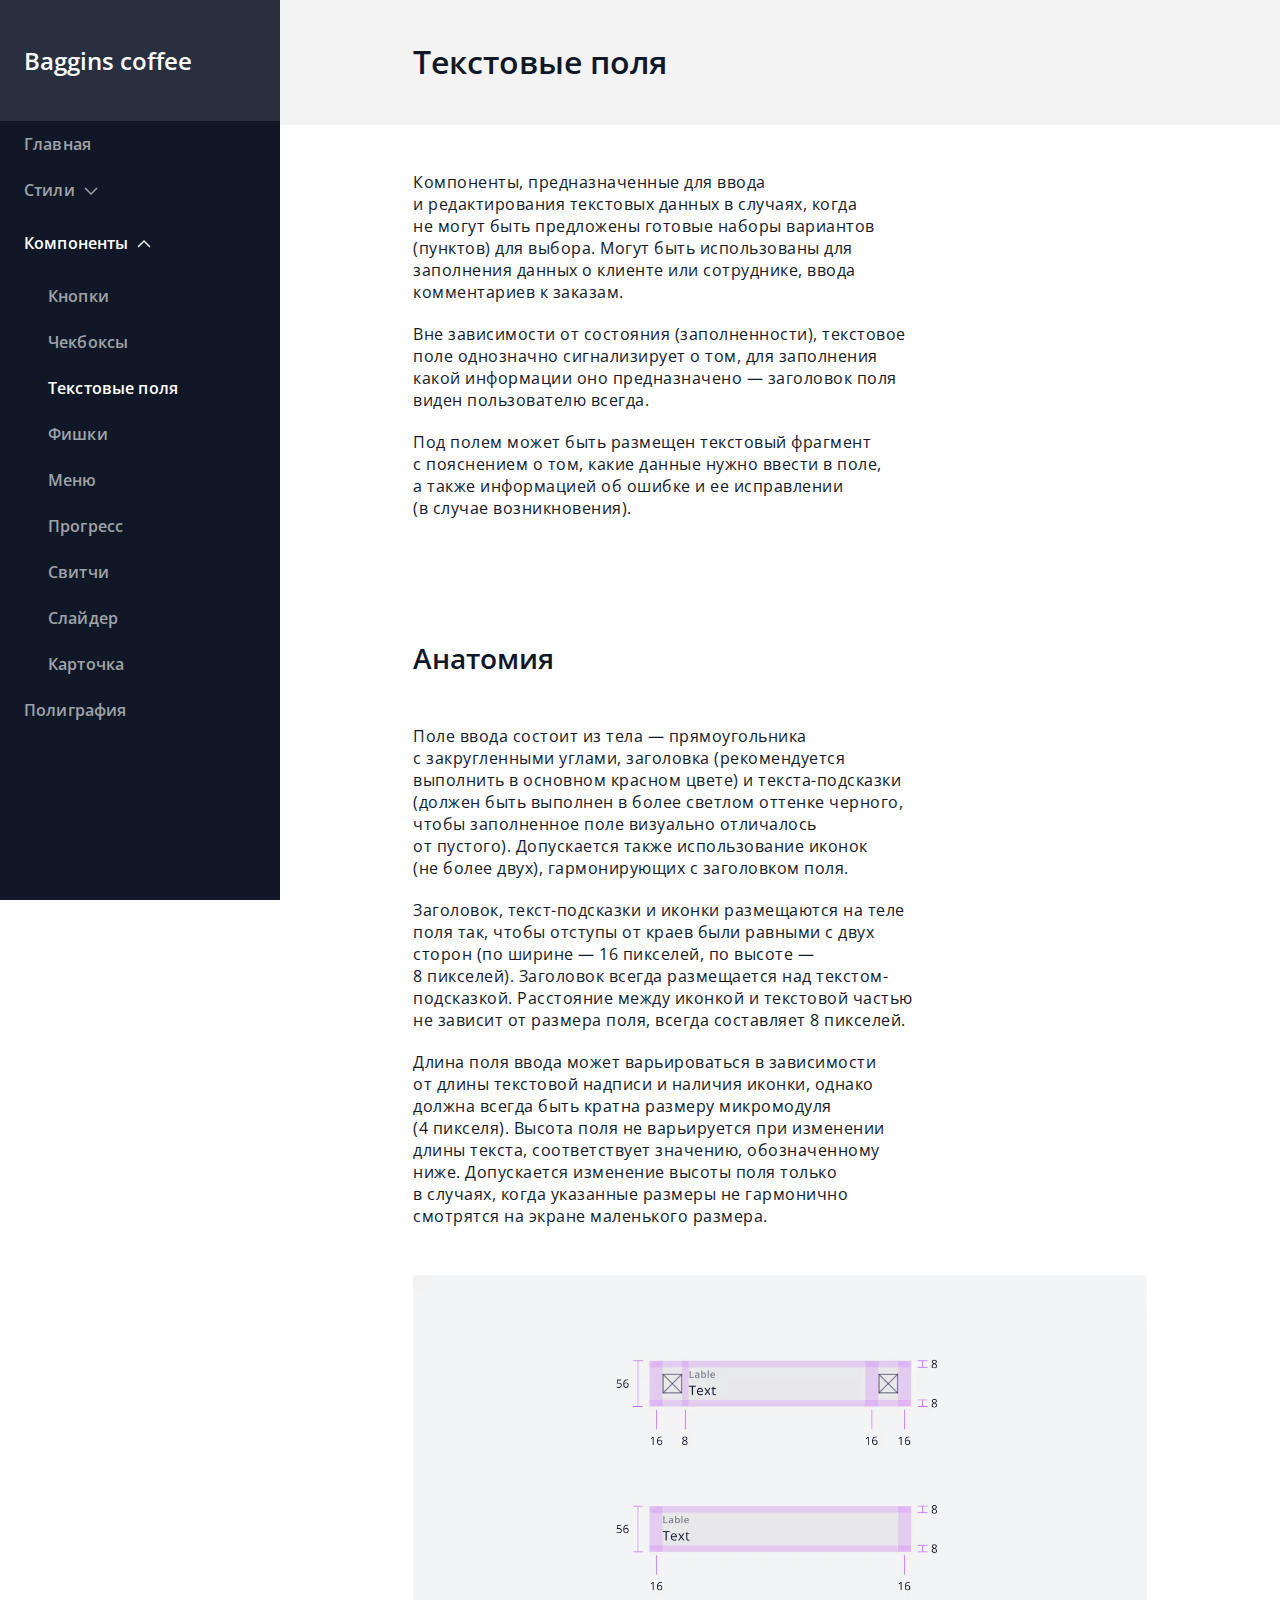
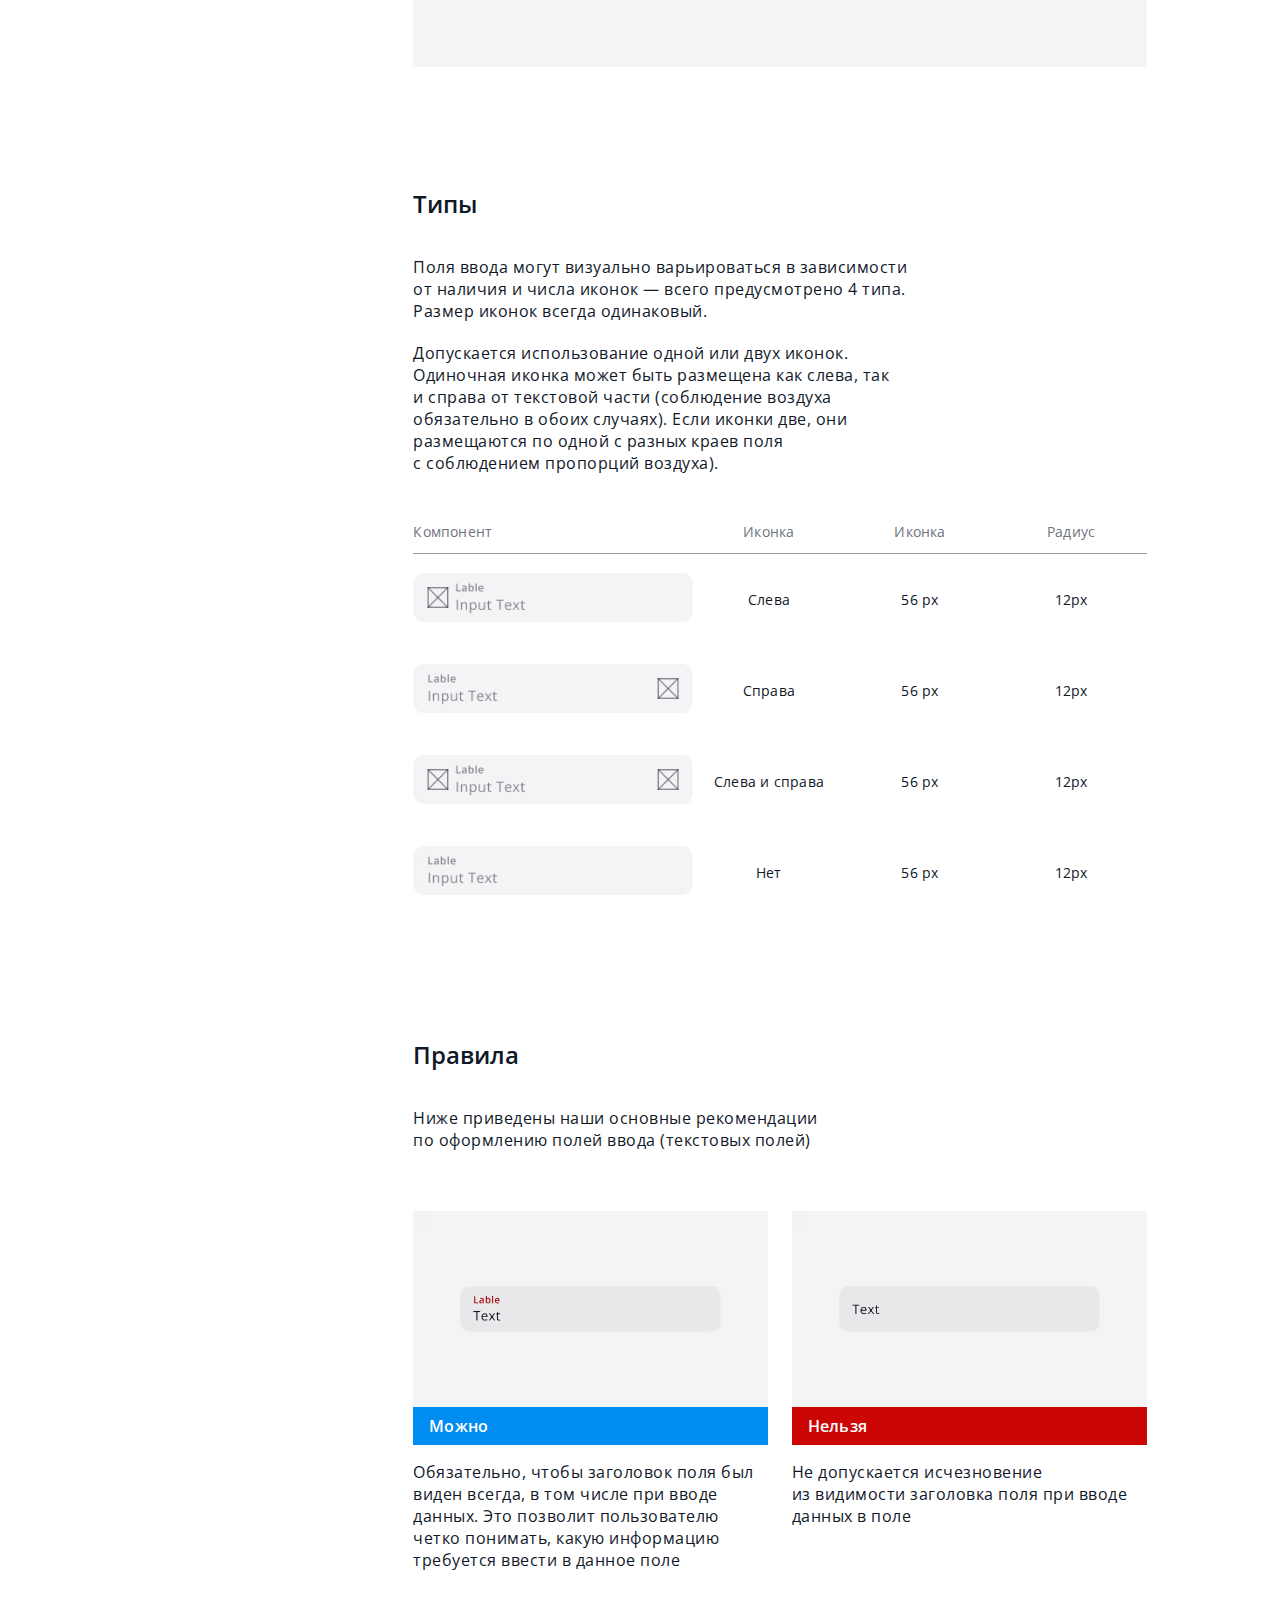
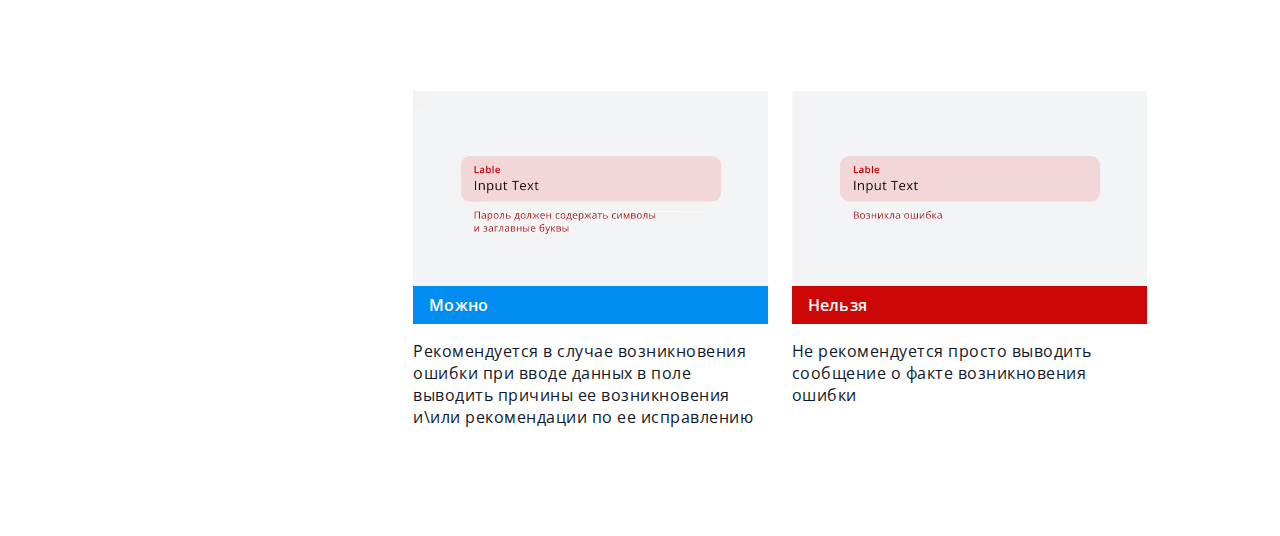
<file: html/inputs.html>
<!DOCTYPE html>
<html lang="ru">

<head>
    <meta charset="UTF-8">
    <meta name="author" content="Nikitina-Korkunova-Kan">
    <title>Текстовые поля в дизайн-системе Baggins-coffee</title>
    <link rel="stylesheet" href="../styles.css">
</head>

<body>
    <nav class="menu">
        <ul>
            <li class="menu_logo" style="color: var(--white);">
                <a href="../index.html">
                    <h3 style="margin-bottom: 0;">Baggins coffee</h3>
                </a>
            </li>
            <a href="../index.html">
                <li class="menu_item title2">Главная</li>
            </a>

            <!--раскрывающийся пукт меню-->
            <details class="title2">
                <summary>
                    <li class="menu_item title2">
                        Стили
                    </li>
                </summary>
                <a href="colors.html">
                    <li class="submenu_item">Цвета</li>
                </a>
                <a href="font.html">
                    <li class="submenu_item">Типографика</li>
                </a>
                <a href="grids.html">
                    <li class="submenu_item">Сетка</li>
                </a>
            </details>

            <details class="title2" open>
                <summary>
                    <li class="menu_item title2">
                        Компоненты
                    </li>
                </summary>
                <a href="buttons.html">
                    <li class="submenu_item">Кнопки</li>
                </a>
                <a href="checkboxes.html">
                    <li class="submenu_item">Чекбоксы</li>
                </a>
                <a href="#">
                    <li class="submenu_item active">Текстовые поля</li>
                </a>
                <a href="chips.html">
                    <li class="submenu_item">Фишки</li>
                </a>
                <a href="menus.html">
                    <li class="submenu_item">Меню</li>
                </a>
                <a href="progress.html">
                    <li class="submenu_item">Прогресс</li>
                </a>
                <a href="switches.html">
                    <li class="submenu_item">Свитчи</li>
                </a>
                <a href="sliders.html">
                    <li class="submenu_item">Слайдер</li>
                </a>
                <a href="cards.html">
                    <li class="submenu_item">Карточка</li>
                </a>
            </details>
            <a href="poly.html">
                <li class="menu_item title2">Полиграфия</li>
            </a>
        </ul>
    </nav>

	<main>
		<section class="header">
			<h1>Текстовые поля</h1>
		</section>

        <div class="chapter">
            <section class="text_container" style="margin-bottom: 0;">
                <p class="body1">Компоненты, предназначенные для ввода и&nbsp;редактирования текстовых данных в&nbsp;случаях, когда не&nbsp;могут быть предложены готовые наборы вариантов (пунктов) для выбора. Могут быть использованы для заполнения данных о&nbsp;клиенте или сотруднике, ввода комментариев к&nbsp;заказам.</p>
                <p class="body1">Вне зависимости от&nbsp;состояния (заполненности), текстовое поле однозначно сигнализирует о&nbsp;том, для заполнения какой информации оно предназначено&nbsp;&mdash; заголовок поля виден пользователю всегда.</p>
                <p class="body1" style="margin-bottom: 0;">Под полем может быть размещен текстовый фрагмент с&nbsp;пояснением о&nbsp;том, какие данные нужно ввести в&nbsp;поле, а&nbsp;также информацией об&nbsp;ошибке и&nbsp;ее&nbsp;исправлении (в&nbsp;случае возникновения).</p>
            </section>
        </div>

		<div class="chapter">
            <section class ="text_container">
		    	<h2>Анатомия</h2>
			    <p class="body1">Поле ввода состоит из&nbsp;тела&nbsp;&mdash; прямоугольника с&nbsp;закругленными углами, заголовка (рекомендуется выполнить в&nbsp;основном красном цвете) и&nbsp;текста-подсказки (должен быть выполнен в&nbsp;более светлом оттенке черного, чтобы заполненное поле визуально отличалось от&nbsp;пустого). Допускается также использование иконок (не&nbsp;более двух), гармонирующих с&nbsp;заголовком поля.</p>
                <p class="body1">Заголовок, текст-подсказки и&nbsp;иконки размещаются на&nbsp;теле поля так, чтобы отступы от&nbsp;краев были равными с&nbsp;двух сторон (по&nbsp;ширине&nbsp;&mdash; 16&nbsp;пикселей, по&nbsp;высоте&nbsp;&mdash; 8&nbsp;пикселей). Заголовок всегда размещается над текстом-подсказкой. Расстояние между иконкой и&nbsp;текстовой частью не&nbsp;зависит от&nbsp;размера поля, всегда составляет 8&nbsp;пикселей.</p>
                <p class="body1" style="margin-bottom: 0;">Длина поля ввода может варьироваться в&nbsp;зависимости от&nbsp;длины текстовой надписи и&nbsp;наличия иконки, однако должна всегда быть кратна размеру микромодуля (4&nbsp;пикселя). Высота поля не&nbsp;варьируется при изменении длины текста, соответствует значению, обозначенному ниже. Допускается изменение высоты поля только в&nbsp;случаях, когда указанные размеры не&nbsp;гармонично смотрятся на&nbsp;экране маленького размера.</p>
			</section>
			<div class="auto_wrapper_row"><img src="../content/Inputs.avif" alt="Анатомия кнопки. Высота - 48px, ширина зависит от размера текста внутри кнопки+боковые отступы (padding) по 56px каждый. Расстояние между иконкой и текстом - 8px."></div>
		</div>
		
		<div class="chapter">
            <section class ="text_container">
		    	<h3>Типы</h3> 	
		    	<p class="body1">Поля ввода могут визуально варьироваться в&nbsp;зависимости от&nbsp;наличия и&nbsp;числа иконок&nbsp;&mdash; всего предусмотрено 4&nbsp;типа. Размер иконок всегда одинаковый.</p>
			    <p class="body1" style="margin-bottom: 0">Допускается использование одной или двух иконок. Одиночная иконка может быть размещена как слева, так и&nbsp;справа от&nbsp;текстовой части (соблюдение воздуха обязательно в&nbsp;обоих случаях). Если иконки две, они размещаются по&nbsp;одной с&nbsp;разных краев поля с&nbsp;соблюдением пропорций воздуха).</p>
		    </section>
			<div class="auto_wrapper_row">
                <table class="table_component table_button">
                <thead>
                    <tr>
                        <th class="body2">Компонент</th>
                        <th class="body2">Иконка</th>
                        <th class="body2">Иконка</th>
						<th class="body2">Радиус</th>
                    </tr>
                </thead>
                <tbody>
                    <tr>
                        <td class="body2">
                            <img src="../content/Input.avif" alt="" style="width: 20em;">
                        </td>
						<td class="body2">Слева</td>
						<td class="body2">56 px</td>
						<td class="body2">12px</td>
                    </tr>
                    <tr>
                        <td class="body2">
                            <img src="../content/Input-1.avif" alt="" style="width: 20em;">
                        </td>
						<td class="body2">Справа</td>
						<td class="body2">56 px</td>
						<td class="body2">12px</td>
                    </tr>
                    <tr>
                        <td class="body2">
                            <img src="../content/Input-2.avif" alt="" style="width: 20em;">
                        </td>
						<td class="body2">Слева и справа</td>
						<td class="body2">56 px</td>
						<td class="body2">12px</td>
                    </tr>
					<tr>
                        <td class="body2">
                            <img src="../content/Input-3.avif" alt="" style="width: 20em;">
                        </td>
						<td class="body2">Нет</td>
						<td class="body2">56 px</td>
						<td class="body2">12px</td>
                    </tr>
                </tbody>
            	</table>
            </div>
        </div>

		<div class="chapter" style="margin-bottom: 0;">
            <section class="text_container">
			    <h3>Правила</h3>
                <p class="body1" style="margin-bottom: 0;">Ниже приведены наши основные рекомендации по&nbsp;оформлению полей ввода (текстовых полей)</p>
    		</section>
             <div class="auto_wrapper_row">
                <figure class="card">
                    <img src="../content/Input_good.avif" alt="Поле ввода с заголовком-подсказкой">
                    <figcaption class="title2 good">Можно</figcaption>
                    <p class="body1" style="margin-bottom: 0">Обязательно, чтобы заголовок поля был виден всегда, в&nbsp;том числе при вводе данных. Это позволит пользователю четко понимать, какую информацию требуется ввести в&nbsp;данное поле</p>
                </figure>
                <figure class="card">
                    <img src="../content/Input_bad_label.avif" alt="Поле ввода без заголовка">
                    <figcaption class="title2 bad">Нельзя</figcaption>
                    <p class="body1" style="margin-bottom: 0">Не&nbsp;допускается исчезновение из&nbsp;видимости заголовка поля при вводе данных в&nbsp;поле</p>
                </figure>
            </div>
			<div class="auto_wrapper_row">
                <figure class="card">
                    <img src="../content/Input_good_error.avif" alt="Поле вода с сообщением об ошибке с пояснениями">
                    <figcaption class="title2 good">Можно</figcaption>
                    <p class="body1" style="margin-bottom: 0">Рекомендуется в&nbsp;случае возникновения ошибки при вводе данных в&nbsp;поле выводить причины ее&nbsp;возникновения и\или рекомендации по&nbsp;ее&nbsp;исправлению</p>
                </figure>
                <figure class="card">
                    <img src="../content/Input_bad_error.avif" alt="Поле вода с сообщением об ошибке без пояснений">
                    <figcaption class="title2 bad">Нельзя</figcaption>
                    <p class="body1" style="margin-bottom: 0">Не&nbsp;рекомендуется просто выводить сообщение о&nbsp;факте возникновения ошибки</p>
                </figure>
            </div>              
        </div>

	</main>
</body>

</html>
</file>
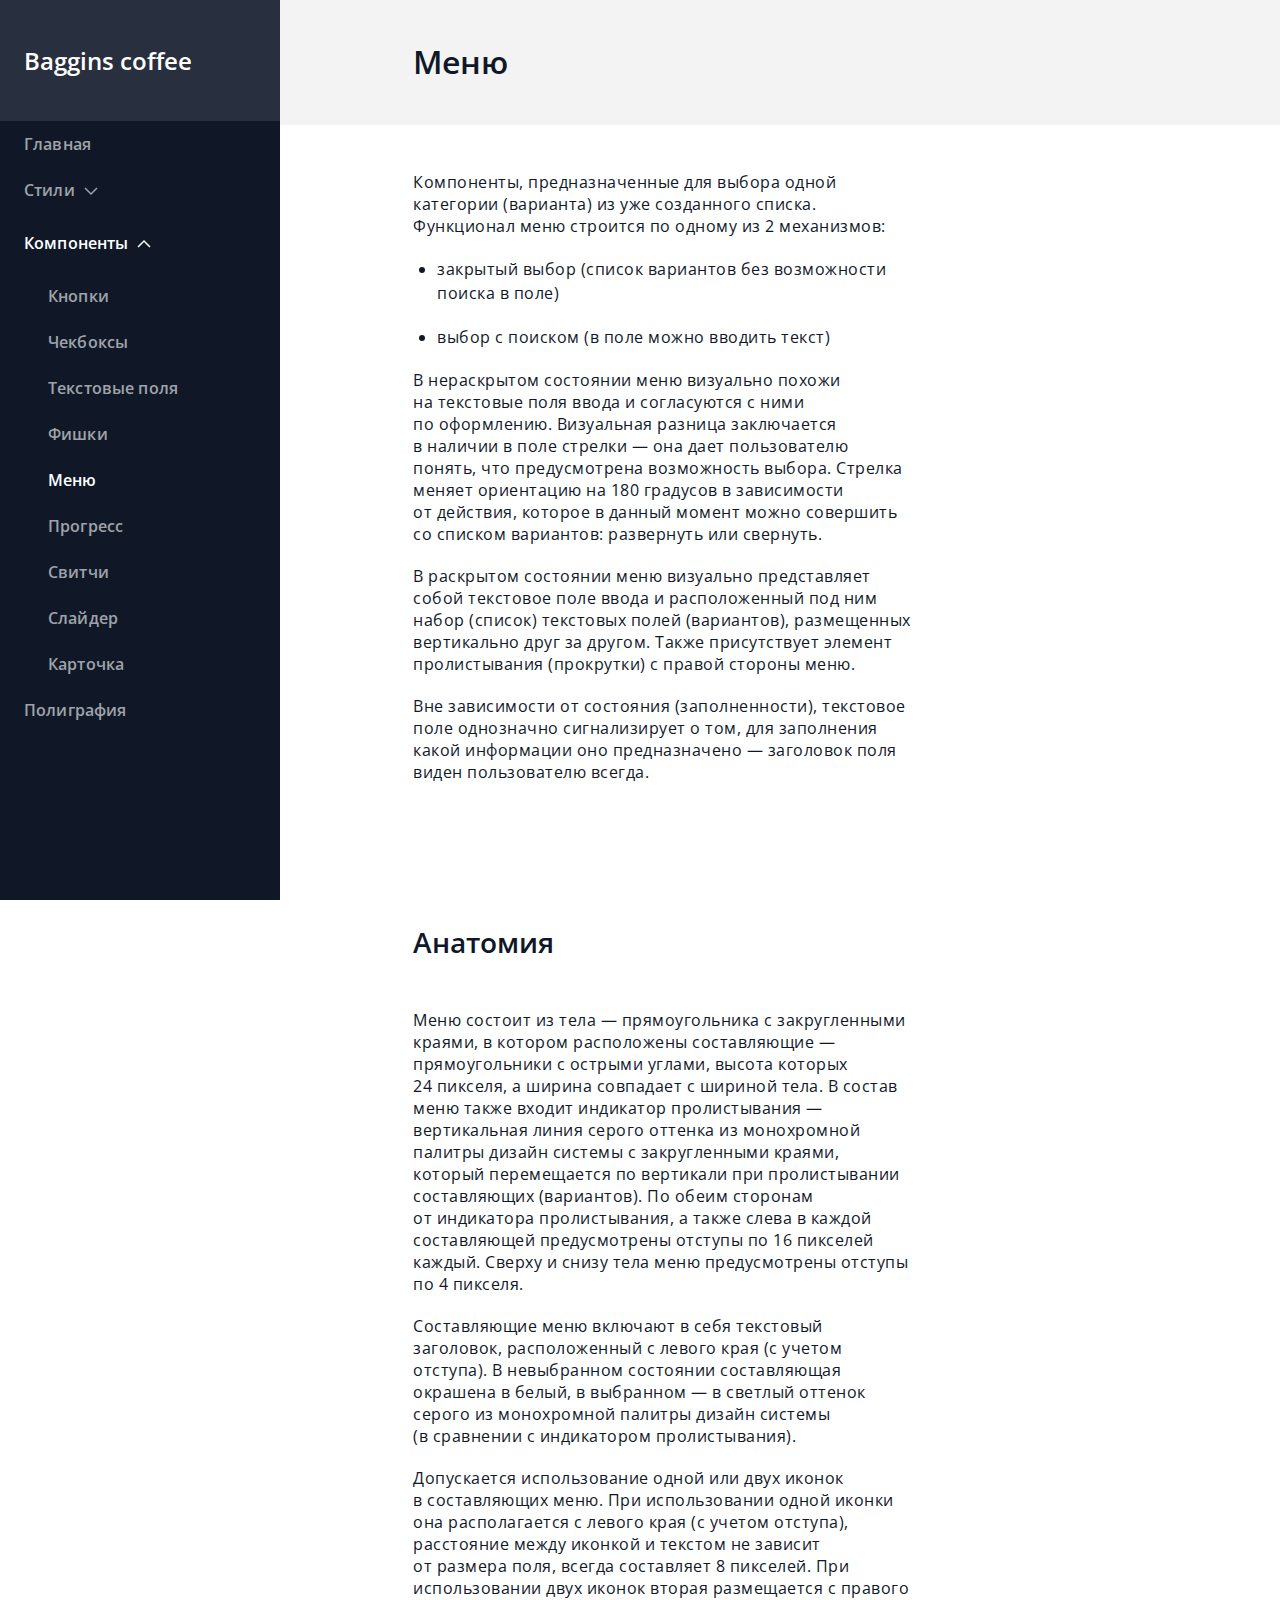
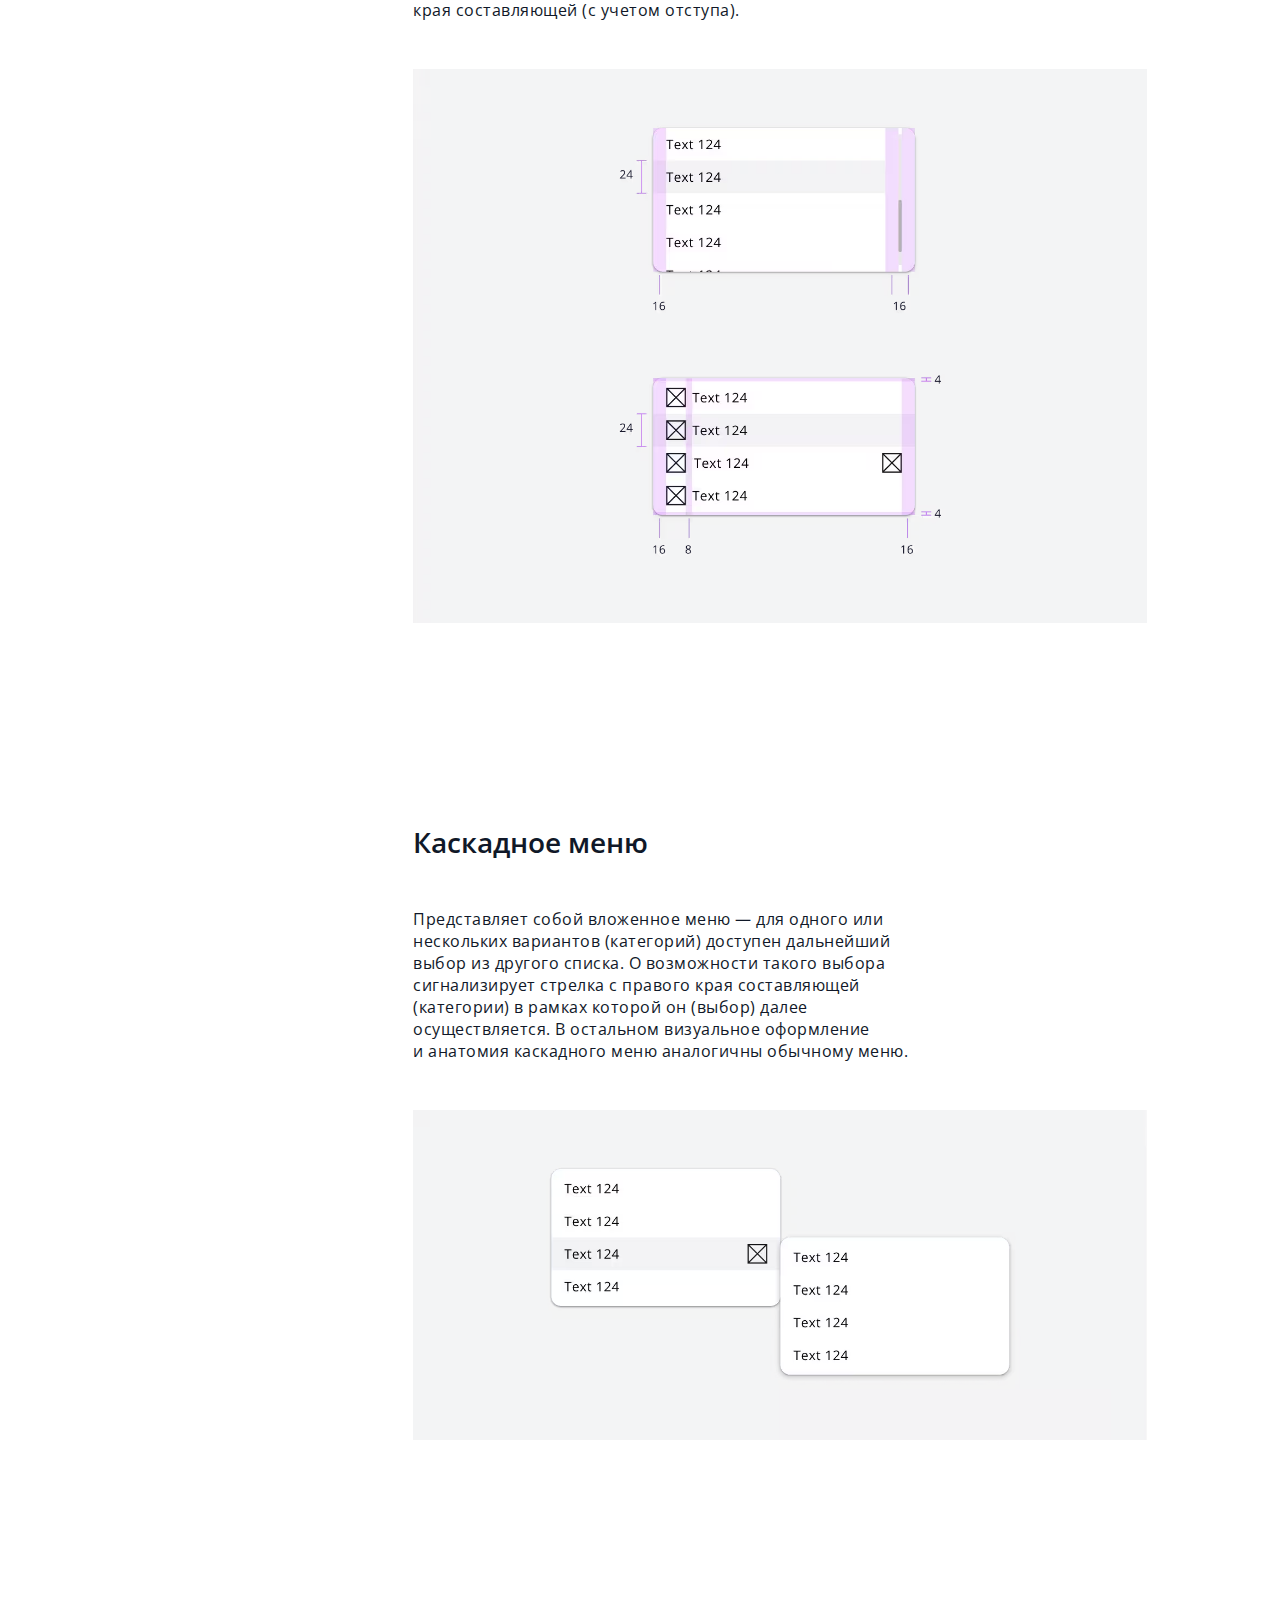
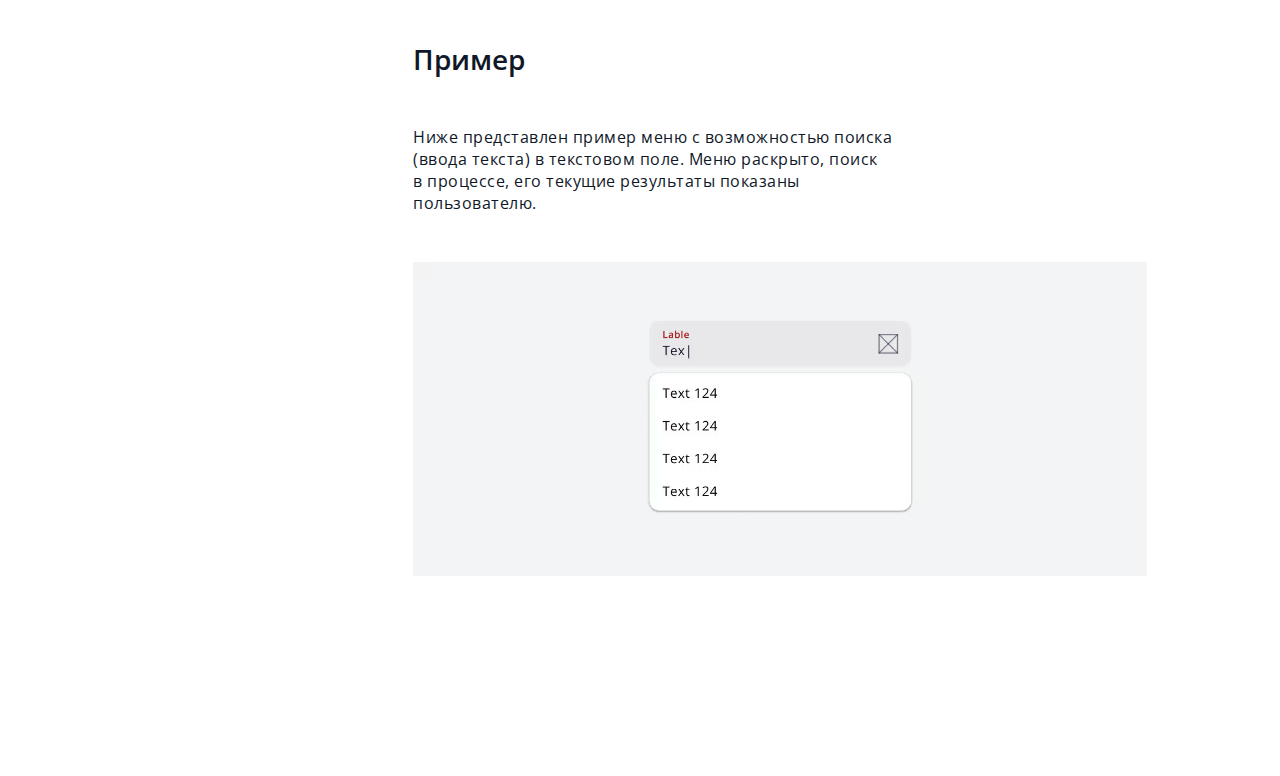
<file: html/menus.html>
<!DOCTYPE html>
<html lang="ru">

<head>
    <meta charset="UTF-8">
    <meta name="author" content="Nikitina-Korkunova-Kan">
    <title>Меню в дизайн-системе Baggins-coffee</title>
    <link rel="stylesheet" href="../styles.css">
</head>

<body>
    <nav class="menu">
        <ul>
            <li class="menu_logo" style="color: var(--white);">
                <a href="../index.html">
                    <h3 style="margin-bottom: 0;">Baggins coffee</h3>
                </a>
            </li>
            <a href="../index.html">
                <li class="menu_item title2">Главная</li>
            </a>

            <!--раскрывающийся пукт меню-->
            <details class="title2">
                <summary>
                    <li class="menu_item title2">
                        Стили
                    </li>
                </summary>
                <a href="colors.html">
                    <li class="submenu_item">Цвета</li>
                </a>
                <a href="font.html">
                    <li class="submenu_item">Типографика</li>
                </a>
                <a href="grids.html">
                    <li class="submenu_item">Сетка</li>
                </a>
            </details>

            <details class="title2" open>
                <summary>
                    <li class="menu_item title2">
                        Компоненты
                    </li>
                </summary>
                <a href="buttons.html">
                    <li class="submenu_item">Кнопки</li>
                </a>
                <a href="checkboxes.html">
                    <li class="submenu_item">Чекбоксы</li>
                </a>
                <a href="inputs.html">
                    <li class="submenu_item">Текстовые поля</li>
                </a>
                <a href="chips.html">
                    <li class="submenu_item">Фишки</li>
                </a>
                <a href="#">
                    <li class="submenu_item active">Меню</li>
                </a>
                <a href="progress.html">
                    <li class="submenu_item">Прогресс</li>
                </a>
                <a href="switches.html">
                    <li class="submenu_item">Свитчи</li>
                </a>
                <a href="sliders.html">
                    <li class="submenu_item">Слайдер</li>
                </a>
                <a href="cards.html">
                    <li class="submenu_item">Карточка</li>
                </a>
            </details>
            <a href="poly.html">
                <li class="menu_item title2">Полиграфия</li>
            </a>
        </ul>
    </nav>

	<main>
		<section class="header">
			<h1>Меню</h1>
		</section>

        <div class="chapter">
            <section class="text_container" style="margin-bottom: 0;">
                <p class="body1">Компоненты, предназначенные для выбора одной категории (варианта) из&nbsp;уже созданного списка. Функционал меню строится по&nbsp;одному из&nbsp;2&nbsp;механизмов:</p>
                <ul>
                    <li class="body1">закрытый выбор (список вариантов без возможности поиска в&nbsp;поле)</li>
                    <li class="body1">выбор с&nbsp;поиском (в&nbsp;поле можно вводить текст)</li>
                </ul>
                <p class="body1">В&nbsp;нераскрытом состоянии меню визуально похожи на&nbsp;текстовые поля ввода и&nbsp;согласуются с&nbsp;ними по&nbsp;оформлению. Визуальная разница заключается в&nbsp;наличии в&nbsp;поле стрелки&nbsp;&mdash; она дает пользователю понять, что предусмотрена возможность выбора. Стрелка меняет ориентацию на&nbsp;180 градусов в&nbsp;зависимости от&nbsp;действия, которое в&nbsp;данный момент можно совершить со&nbsp;списком вариантов: развернуть или свернуть.</p>
                <p class="body1">В&nbsp;раскрытом состоянии меню визуально представляет собой текстовое поле ввода и&nbsp;расположенный под ним набор (список) текстовых полей (вариантов), размещенных вертикально друг за&nbsp;другом. Также присутствует элемент пролистывания (прокрутки) с&nbsp;правой стороны меню.</p>
                <p class="body1">Вне зависимости от состояния (заполненности), текстовое поле однозначно сигнализирует о том, для заполнения какой информации оно предназначено — заголовок поля виден пользователю всегда. </p>
            </section>
        </div>

		<div class="chapter">
            <section class ="text_container">
		    	<h2>Анатомия</h2>
			    <p class="body1">Меню состоит из&nbsp;тела&nbsp;&mdash; прямоугольника с&nbsp;закругленными краями, в&nbsp;котором расположены составляющие&nbsp;&mdash; прямоугольники с&nbsp;острыми углами, высота которых 24&nbsp;пикселя, а&nbsp;ширина совпадает с&nbsp;шириной тела. В&nbsp;состав меню также входит индикатор пролистывания&nbsp;&mdash; вертикальная линия серого оттенка из&nbsp;монохромной палитры дизайн системы с&nbsp;закругленными краями, который перемещается по&nbsp;вертикали при пролистывании составляющих (вариантов). По&nbsp;обеим сторонам от&nbsp;индикатора пролистывания, а&nbsp;также слева в&nbsp;каждой составляющей предусмотрены отступы по&nbsp;16&nbsp;пикселей каждый. Сверху и&nbsp;снизу тела меню предусмотрены отступы по&nbsp;4&nbsp;пикселя.</p>
			    <p class="body1">Составляющие меню включают в&nbsp;себя текстовый заголовок, расположенный с&nbsp;левого края (с&nbsp;учетом отступа). В&nbsp;невыбранном состоянии составляющая окрашена в&nbsp;белый, в&nbsp;выбранном&nbsp;&mdash; в&nbsp;светлый оттенок серого из&nbsp;монохромной палитры дизайн системы (в&nbsp;сравнении с&nbsp;индикатором пролистывания).</p>
                <p class="body1" style="margin-bottom: 0">Допускается использование одной или двух иконок в&nbsp;составляющих меню. При использовании одной иконки она располагается с&nbsp;левого края (с&nbsp;учетом отступа), расстояние между иконкой и&nbsp;текстом не&nbsp;зависит от&nbsp;размера поля, всегда составляет 8&nbsp;пикселей. При использовании двух иконок вторая размещается с&nbsp;правого края составляющей (с&nbsp;учетом отступа).</p>
			</section>
			<div class="auto_wrapper_row"><img class="chapter_img" src="../content/Menu.avif" alt=""></div>
		</div>

        <div class="chapter">
            <section class ="text_container">
		    	<h2>Каскадное меню</h2>
			    <p class="body1" style="margin-bottom: 0">Представляет собой вложенное меню&nbsp;&mdash; для одного или нескольких вариантов (категорий) доступен дальнейший выбор из&nbsp;другого списка. О&nbsp;возможности такого выбора сигнализирует стрелка с&nbsp;правого края составляющей (категории) в&nbsp;рамках которой&nbsp;он (выбор) далее осуществляется. В&nbsp;остальном визуальное оформление и&nbsp;анатомия каскадного меню аналогичны обычному меню.</p>
			</section>
			<div class="auto_wrapper_row"><img class="chapter_img" src="../content/Menu_cascade.avif" alt=""></div>
		</div>

        <div class="chapter">
            <section class ="text_container">
		    	<h2>Пример</h2>
			    <p class="body1" style="margin-bottom: 0">Ниже представлен пример меню с&nbsp;возможностью поиска (ввода текста) в&nbsp;текстовом поле. Меню раскрыто, поиск в&nbsp;процессе, его текущие результаты показаны пользователю.</p>
			</section>
			<div class="auto_wrapper_row"><img class="chapter_img" src="../content/Menu_example.avif" alt=""></div>
		</div>
		
        
	</main>
</body>

</html>
</file>
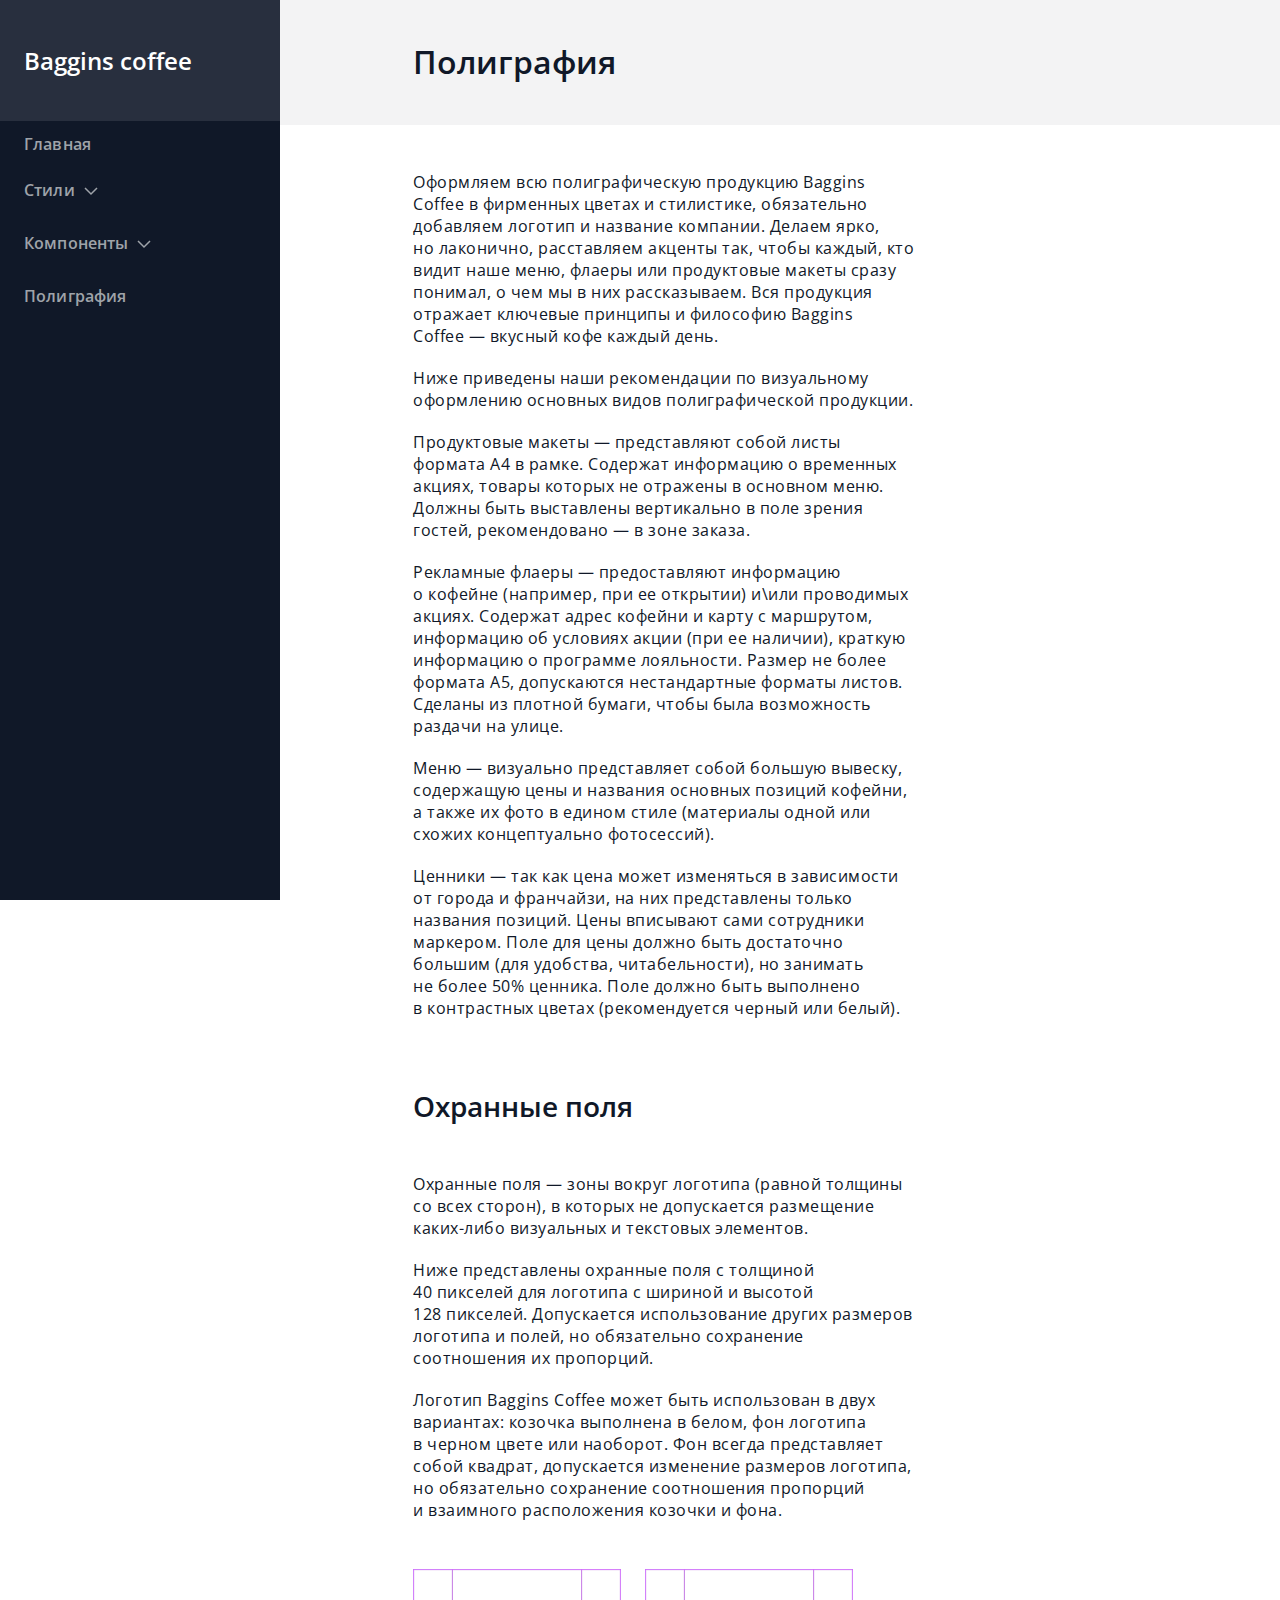
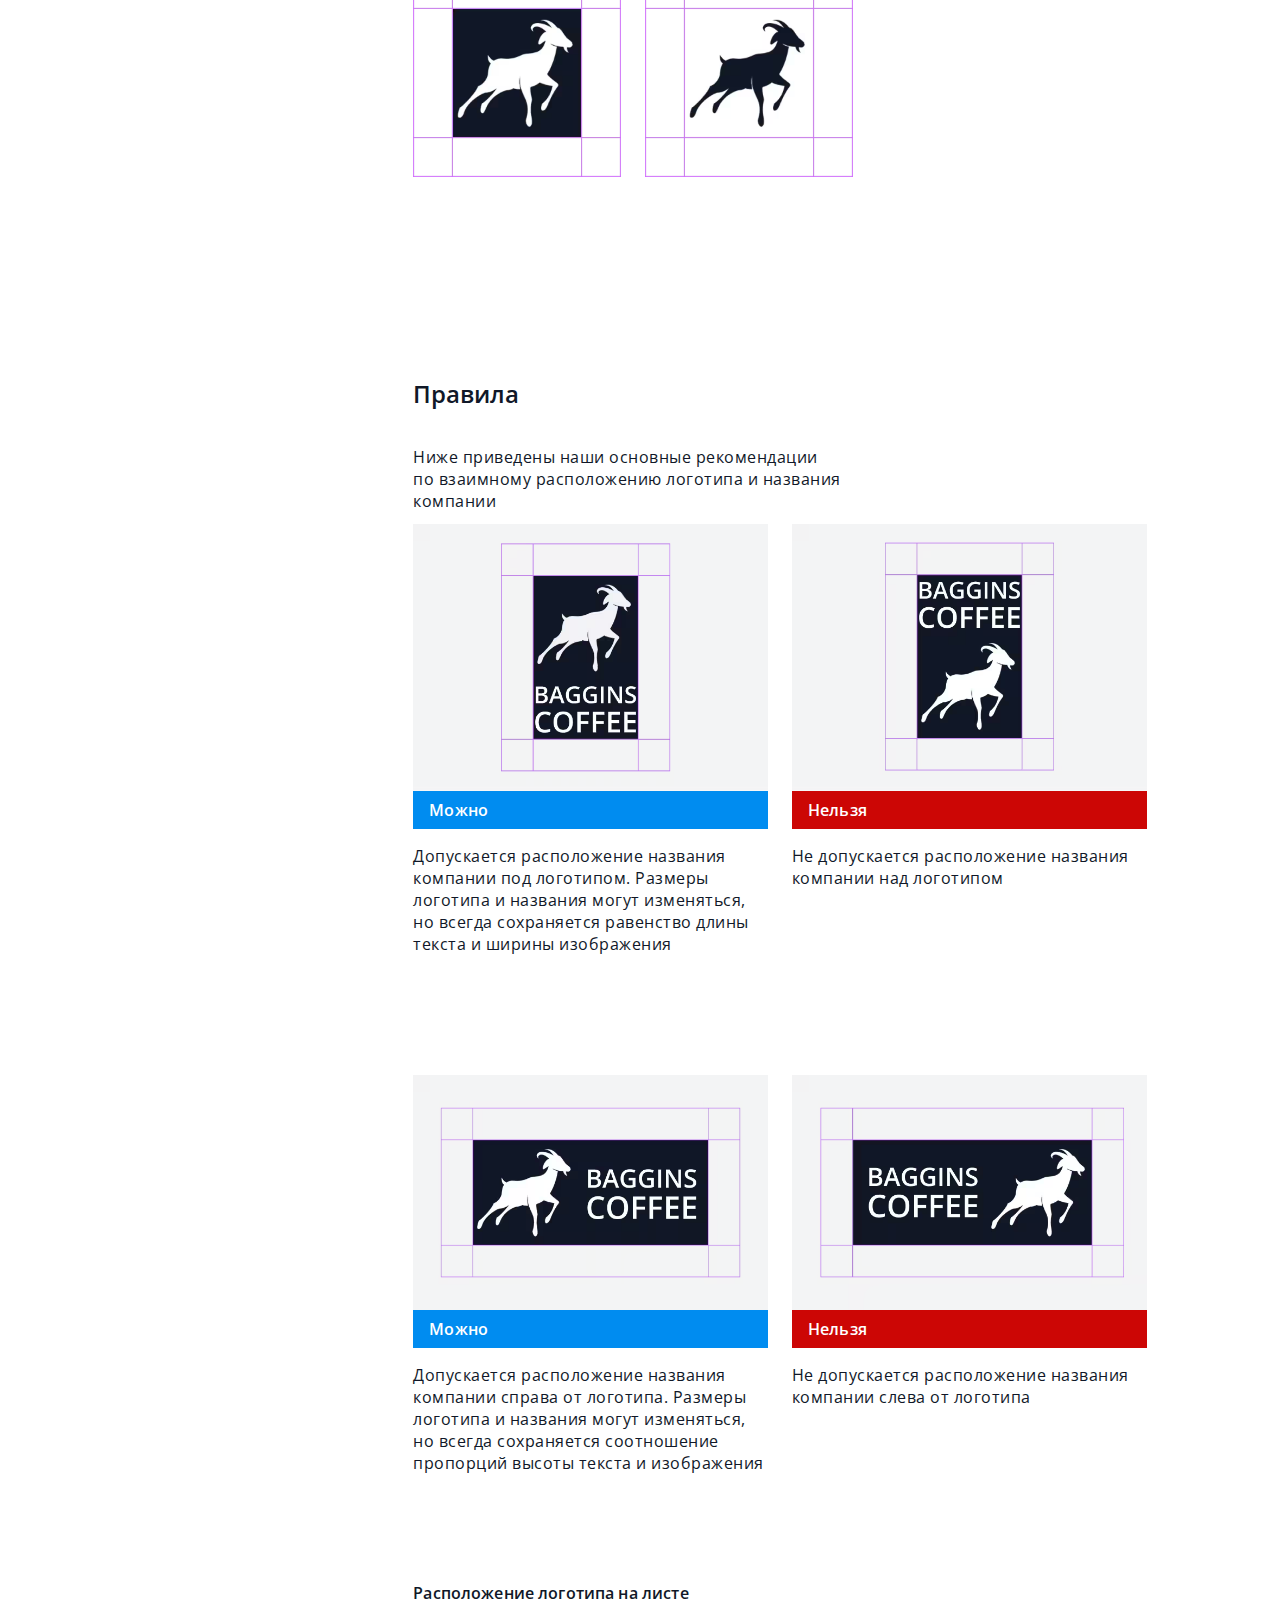
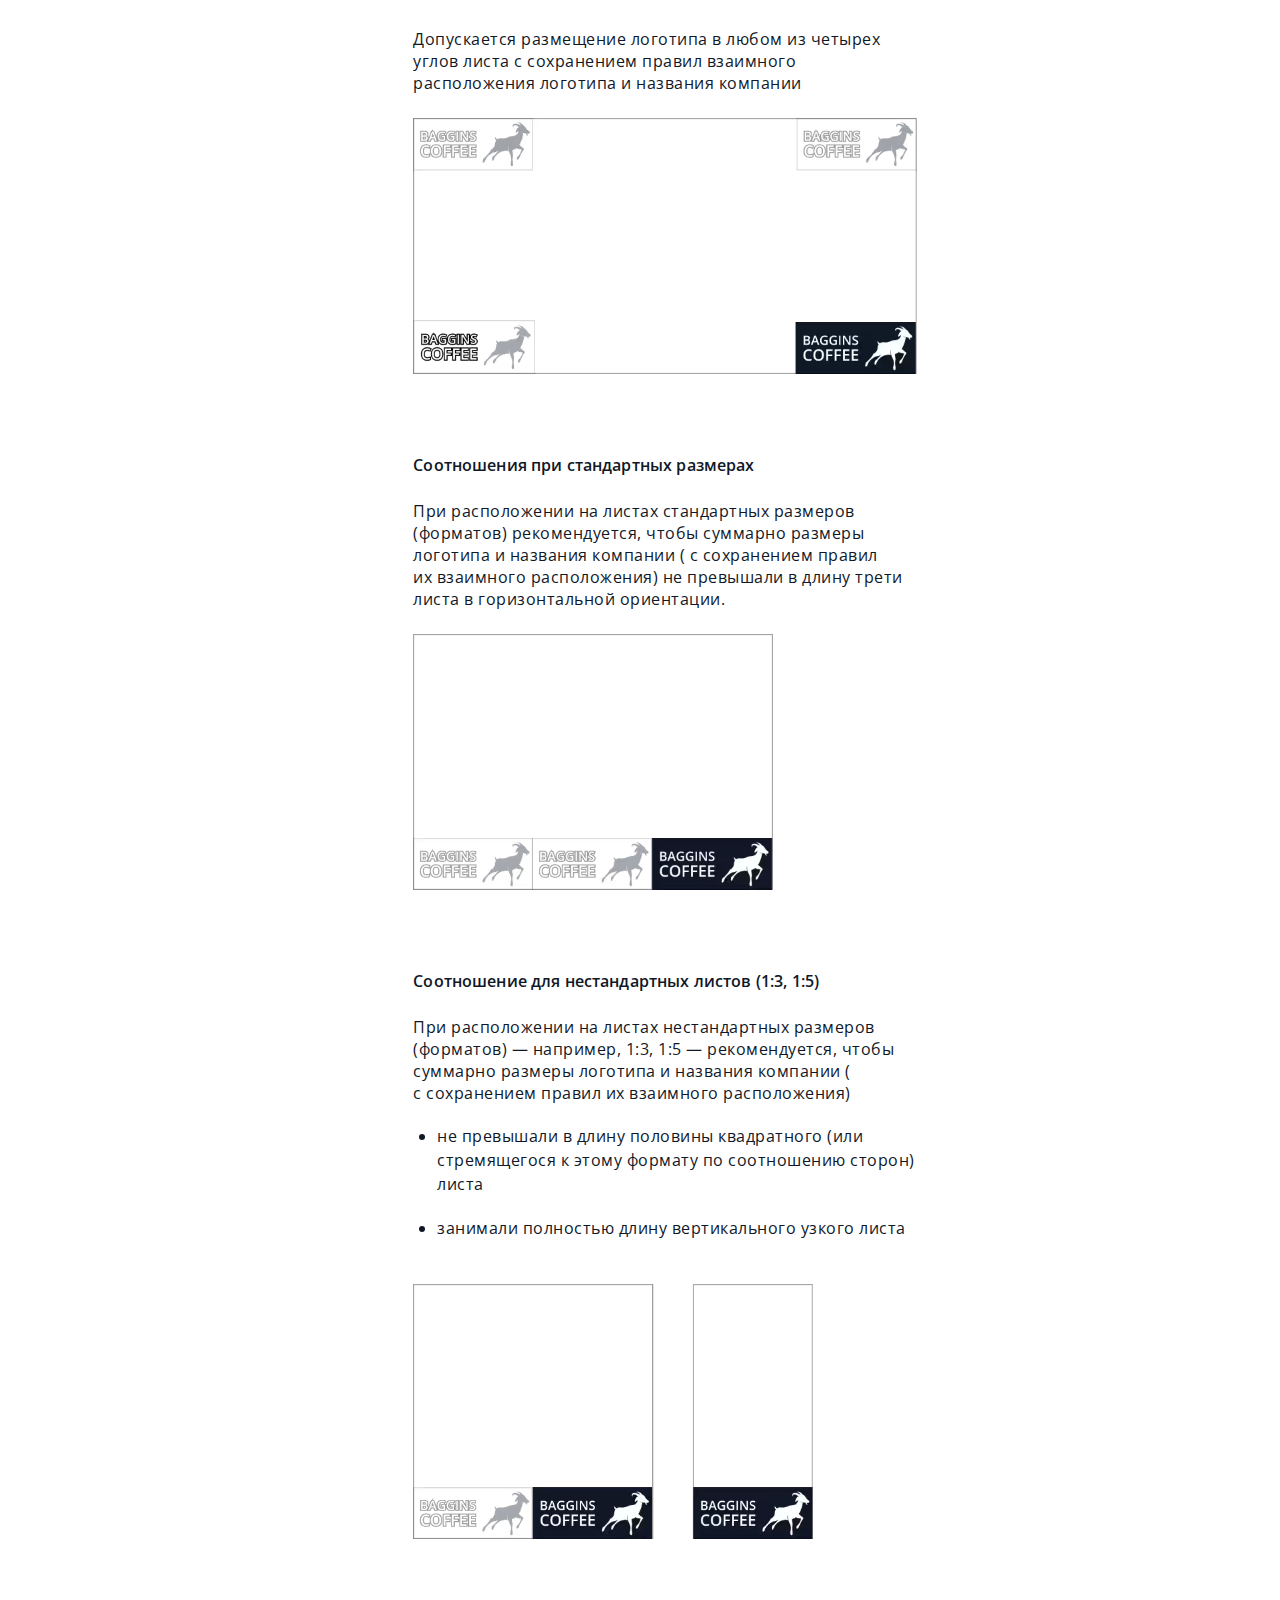
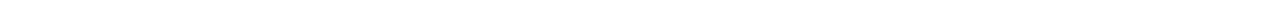
<file: html/poly.html>
<!DOCTYPE html>
<html lang="ru">

<head>
    <meta charset="UTF-8">
    <meta name="author" content="Nikitina-Korkunova-Kan">
    <title>Полиграфия</title>
    <link rel="stylesheet" href="../styles.css">
</head>

<body>
    <nav class="menu">
        <ul>
            <li class="menu_logo" style="color: var(--white);">
                <a href="../index.html">
                    <h3 style="margin-bottom: 0;">Baggins coffee</h3>
                </a>
            </li>
            <a href="../index.html">
                <li class="menu_item title2">Главная</li>
            </a>
            <!--раскрывающийся пукт меню-->
            <details class="title2">
                <summary>
                    <li class="menu_item title2">
                        Стили
                    </li>
                </summary>
                <a href="colors.html">
                    <li class="submenu_item">Цвета</li>
                </a>
                <a href="font.html">
                    <li class="submenu_item">Типографика</li>
                </a>
                <a href="grids.html">
                    <li class="submenu_item">Сетка</li>
                </a>

            </details>

            <details class="title2">
                <summary>
                    <li class="menu_item title2">
                        Компоненты
                    </li>
                </summary>
                <a href="buttons.html">
                    <li class="submenu_item">Кнопки</li>
                </a>
                <a href="checkboxes.html">
                    <li class="submenu_item">Чекбоксы</li>
                </a>
                <a href="inputs.html">
                    <li class="submenu_item">Текстовые поля</li>
                </a>
                <a href="chips.html">
                    <li class="submenu_item">Фишки</li>
                </a>
                <a href="menus.html">
                    <li class="submenu_item">Меню</li>
                </a>
                <a href="progress.html">
                    <li class="submenu_item">Прогресс</li>
                </a>
                <a href="switches.html">
                    <li class="submenu_item">Свитчи</li>
                </a>
                <a href="sliders.html">
                    <li class="submenu_item">Слайдер</li>
                </a>
                <a href="cards.html">
                    <li class="submenu_item">Карточка</li>
                </a>
            </details>
            <a href="poly.html">
                <li class="menu_item title2">Полиграфия</li>
            </a>

        </ul>
    </nav>
	<main>
		<section class="header">
			<h1>Полиграфия</h1>
		</section>

        <div class="chapter chapter_text">
            <section class="text_container" style="margin-bottom: 0;">
                <p class="body1">Оформляем всю полиграфическую продукцию Baggins Coffee в&nbsp;фирменных цветах и&nbsp;стилистике, обязательно добавляем логотип и&nbsp;название компании. Делаем ярко, но&nbsp;лаконично, расставляем акценты так, чтобы каждый, кто видит наше меню, флаеры или продуктовые макеты сразу понимал, о&nbsp;чем мы&nbsp;в&nbsp;них рассказываем. Вся продукция отражает ключевые принципы и&nbsp;философию Baggins Coffee&nbsp;&mdash; вкусный кофе каждый день.</p>
                <p class="body1">Ниже приведены наши рекомендации по&nbsp;визуальному оформлению основных видов полиграфической продукции.</p>
                <p class="body1">Продуктовые макеты&nbsp;&mdash; представляют собой листы формата А4&nbsp;в рамке. Содержат информацию о&nbsp;временных акциях, товары которых не&nbsp;отражены в&nbsp;основном меню. Должны быть выставлены вертикально в&nbsp;поле зрения гостей, рекомендовано&nbsp;&mdash; в&nbsp;зоне заказа.</p>
                <p class="body1">Рекламные флаеры&nbsp;&mdash; предоставляют информацию о&nbsp;кофейне (например, при ее&nbsp;открытии) и\или проводимых акциях. Содержат адрес кофейни и&nbsp;карту с&nbsp;маршрутом, информацию об&nbsp;условиях акции (при ее&nbsp;наличии), краткую информацию о&nbsp;программе лояльности. Размер не&nbsp;более формата&nbsp;А5, допускаются нестандартные форматы листов. Сделаны из&nbsp;плотной бумаги, чтобы была возможность раздачи на&nbsp;улице.</p>
                <p class="body1">Меню&nbsp;&mdash; визуально представляет собой большую вывеску, содержащую цены и&nbsp;названия основных позиций кофейни, а&nbsp;также их&nbsp;фото в&nbsp;едином стиле (материалы одной или схожих концептуально фотосессий).</p>
                <p class="body1">Ценники&nbsp;&mdash; так как цена может изменяться в&nbsp;зависимости от&nbsp;города и&nbsp;франчайзи, на&nbsp;них представлены только названия позиций. Цены вписывают сами сотрудники маркером. Поле для цены должно быть достаточно большим (для удобства, читабельности), но&nbsp;занимать не&nbsp;более&nbsp;50% ценника. Поле должно быть выполнено в&nbsp;контрастных цветах (рекомендуется черный или белый).</p>
            </section>
        </div>
		<div class="chapter">
            <section class ="text_container">
		    	<h2>Охранные поля</h2>
			    <p class="body1">Охранные поля&nbsp;&mdash; зоны вокруг логотипа (равной толщины со&nbsp;всех сторон), в&nbsp;которых не&nbsp;допускается размещение каких-либо визуальных и&nbsp;текстовых элементов.</p>
                <p class="body1">Ниже представлены охранные поля с&nbsp;толщиной 40&nbsp;пикселей для логотипа с&nbsp;шириной и&nbsp;высотой 128&nbsp;пикселей. Допускается использование других размеров логотипа и&nbsp;полей, но&nbsp;обязательно сохранение соотношения их&nbsp;пропорций.</p>
			    <p class="body1" style="margin-bottom: 0">Логотип Baggins Coffee может быть использован в&nbsp;двух вариантах: козочка выполнена в&nbsp;белом, фон логотипа в&nbsp;черном цвете или наоборот. Фон всегда представляет собой квадрат, допускается изменение размеров логотипа, но&nbsp;обязательно сохранение соотношения пропорций и&nbsp;взаимного расположения козочки и&nbsp;фона.</p>
			</section>
			<div class="auto_wrapper_row">
                <img class="chapter_img" src="../content/Poly_goat_dark.avif" alt="" style="width: 13em;">
                <img class="chapter_img" src="../content/Poly_goat_light.avif" alt="" style="width: 13em;">
            </div>
		</div>

		<div class="chapter" style="margin-bottom: 0;">
            <section class="text_container" style="margin-bottom: 0;">
			    <h3>Правила</h3>
                <p class="body1" style="margin-bottom: 0">Ниже приведены наши основные рекомендации по&nbsp;взаимному расположению логотипа и&nbsp;названия компании</p>
    		</section>
             <div class="auto_wrapper_row">
                <figure class="card">
                    <img src="../content/Poly_good_vertical.avif" alt="">
                    <figcaption class="title2 good">Можно</figcaption>
                    <p class="body1" style="margin-bottom: 0">Допускается расположение названия компании под логотипом. Размеры логотипа и&nbsp;названия могут изменяться, но&nbsp;всегда сохраняется равенство длины текста и&nbsp;ширины изображения</p>
                </figure>
                <figure class="card">
                    <img src="../content/Poly_bad_vertical.avif" alt="">
                    <figcaption class="title2 bad">Нельзя</figcaption>
                    <p class="body1" style="margin-bottom: 0">Не&nbsp;допускается расположение названия компании над логотипом</p>
                </figure>
            </div>
			<div class="auto_wrapper_row">
                <figure class="card">
                    <img src="../content/Poly_good_horizontal.avif" alt="">
                    <figcaption class="title2 good">Можно</figcaption>
                    <p class="body1" style="margin-bottom: 0">Допускается расположение названия компании справа от&nbsp;логотипа. Размеры логотипа и&nbsp;названия могут изменяться, но&nbsp;всегда сохраняется соотношение пропорций высоты текста и&nbsp;изображения</p>
                </figure>
                <figure class="card">
                    <img src="../content/Poly_bad_horizontal.avif" alt="">
                    <figcaption class="title2 bad">Нельзя</figcaption>
                    <p class="body1" style="margin-bottom: 0">Не&nbsp;допускается расположение названия компании слева от&nbsp;логотипа</p>
                </figure>
            </div>              
        </div>



        <div class="chapter chapter_img">
            <section class ="text_container" style="margin-bottom: 0;">
			    <p class="img_caption title2">Расположение логотипа на&nbsp;листе</p>
                <p class="body1" style="margin-bottom: 0;">Допускается размещение логотипа в любом из четырех углов листа с сохранением правил взаимного расположения логотипа и названия компании</p>
			</section>
			<div class="auto_wrapper_row"><img src="../content/Poly_example1.avif" alt="" style="width: 31.5em;"></div>
		</div>

        <div class="chapter chapter_img">
            <section class ="text_container" style="margin-bottom: 0;">
			    <p class="img_caption title2">Соотношения при стандартных размерах</p>
                <p class="body1" style="margin-bottom: 0;">При расположении на&nbsp;листах стандартных размеров (форматов) рекомендуется, чтобы суммарно размеры логотипа и&nbsp;названия компании ( с&nbsp;сохранением правил их&nbsp;взаимного расположения) не&nbsp;превышали в&nbsp;длину трети листа в&nbsp;горизонтальной ориентации.</p>
			</section>
			<div class="auto_wrapper_row"><img src="../content/Poly_example2.avif" alt="" style="width: 22.5em;"></div>
		</div>

        <div class="chapter chapter_img">
            <section class ="text_container" style="margin-bottom: 0;">
			    <p class="img_caption title2">Соотношение для нестандартных листов (1:3, 1:5)</p>
                <p class="body1">При расположении на&nbsp;листах нестандартных размеров (форматов)&nbsp;&mdash; например, 1:3, 1:5&nbsp;&mdash; рекомендуется, чтобы суммарно размеры логотипа и&nbsp;названия компании ( с&nbsp;сохранением правил их&nbsp;взаимного расположения)</p>
                <ul>
                    <li class="body1">не&nbsp;превышали в&nbsp;длину половины квадратного (или стремящегося к&nbsp;этому формату по&nbsp;соотношению сторон) листа</li>
                    <li class="body1">занимали полностью длину вертикального узкого листа</li>
                </ul>
            </section>
			<div class="auto_wrapper_row"><img src="../content/Poly_example3.avif" alt="" style="width: 25em;"></div>
		</div>
        
	</main>
</body>

</html>
</file>
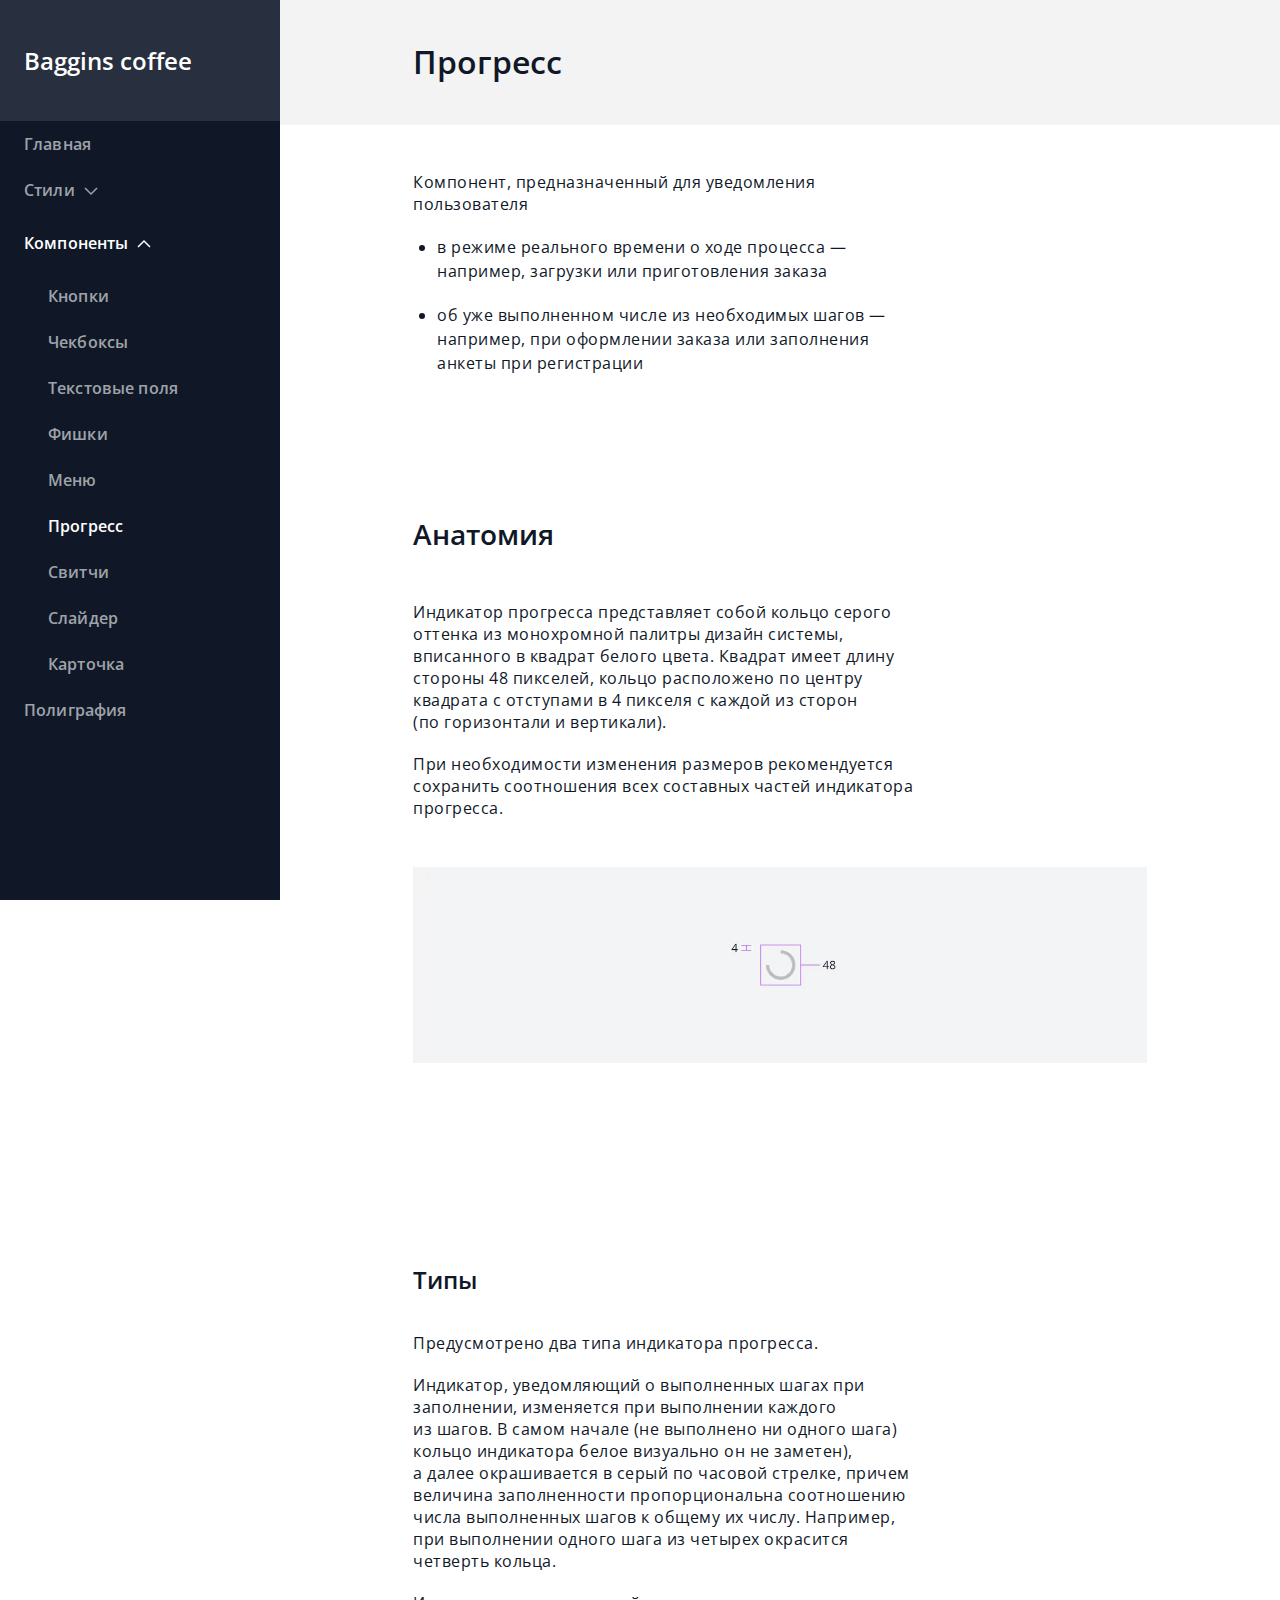
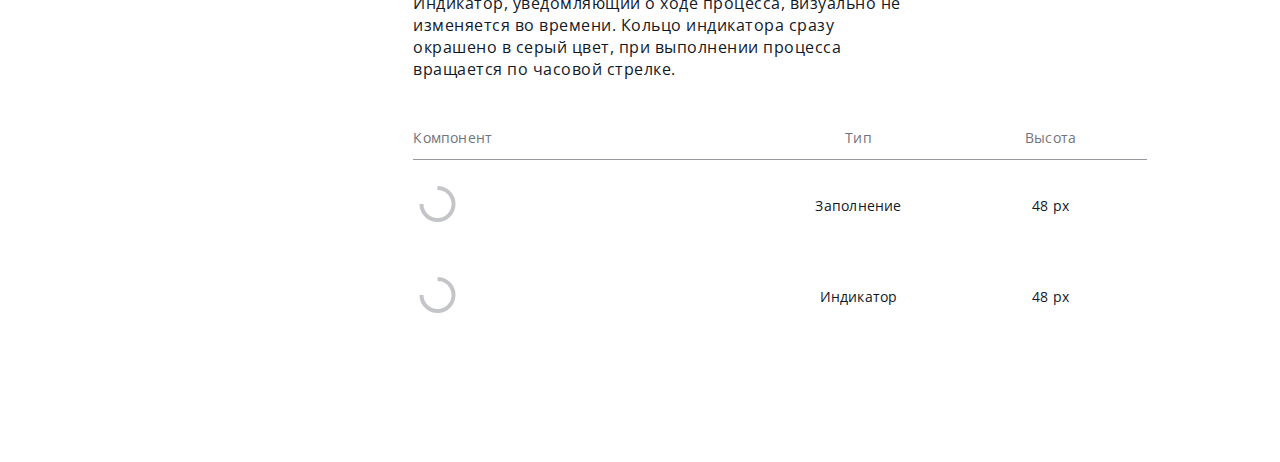
<file: html/progress.html>
<!DOCTYPE html>
<html lang="ru">

<head>
    <meta charset="UTF-8">
    <meta name="author" content="Nikitina-Korkunova-Kan">
    <title>Прогрессбар в дизайн-системе Baggins-coffee</title>
    <link rel="stylesheet" href="../styles.css">
</head>

<body>
    <nav class="menu">
        <ul>
            <li class="menu_logo" style="color: var(--white);">
                <a href="../index.html">
                    <h3 style="margin-bottom: 0;">Baggins coffee</h3>
                </a>
            </li>
            <a href="../index.html">
                <li class="menu_item title2">Главная</li>
            </a>

            <!--раскрывающийся пукт меню-->
            <details class="title2">
                <summary>
                    <li class="menu_item title2">
                        Стили
                    </li>
                </summary>
                <a href="colors.html">
                    <li class="submenu_item">Цвета</li>
                </a>
                <a href="font.html">
                    <li class="submenu_item">Типографика</li>
                </a>
                <a href="grids.html">
                    <li class="submenu_item">Сетка</li>
                </a>
            </details>

            <details class="title2" open>
                <summary>
                    <li class="menu_item title2">
                        Компоненты
                    </li>
                </summary>
                <a href="buttons.html">
                    <li class="submenu_item">Кнопки</li>
                </a>
                <a href="checkboxes.html">
                    <li class="submenu_item">Чекбоксы</li>
                </a>
                <a href="inputs.html">
                    <li class="submenu_item">Текстовые поля</li>
                </a>
                <a href="chips.html">
                    <li class="submenu_item">Фишки</li>
                </a>
                <a href="menus.html">
                    <li class="submenu_item">Меню</li>
                </a>
                <a href="#">
                    <li class="submenu_item active">Прогресс</li>
                </a>
                <a href="switches.html">
                    <li class="submenu_item">Свитчи</li>
                </a>
                <a href="sliders.html">
                    <li class="submenu_item">Слайдер</li>
                </a>
                <a href="cards.html">
                    <li class="submenu_item">Карточка</li>
                </a>
            </details>
            <a href="poly.html">
                <li class="menu_item title2">Полиграфия</li>
            </a>
        </ul>
    </nav>

	<main>
		<section class="header">
			<h1>Прогресс</h1>
		</section>

        <div class="chapter">
            <secion class="text_container" style="margin-bottom: 0;">
                <p class="body1">Компонент, предназначенный для уведомления пользователя</p>
                <ul>
                    <li class="body1">в&nbsp;режиме реального времени о&nbsp;ходе процесса&nbsp;&mdash; например, загрузки или приготовления заказа</li>
                    <li class="body1">об&nbsp;уже выполненном числе из&nbsp;необходимых шагов&nbsp;&mdash; например, при оформлении заказа или заполнения анкеты при регистрации</li>
                </ul>
            </secion>
        </div>

		<div class="chapter">
            <section class ="text_container">
		    	<h2>Анатомия</h2>
			    <p class="body1">Индикатор прогресса представляет собой кольцо серого оттенка из&nbsp;монохромной палитры дизайн системы, вписанного в&nbsp;квадрат белого цвета. Квадрат имеет длину стороны 48&nbsp;пикселей, кольцо расположено по&nbsp;центру квадрата с&nbsp;отступами в&nbsp;4&nbsp;пикселя с&nbsp;каждой из&nbsp;сторон (по&nbsp;горизонтали и&nbsp;вертикали).</p>
			    <p class="body1" style="margin-bottom: 0">При необходимости изменения размеров рекомендуется сохранить соотношения всех составных частей индикатора прогресса.</p>
			</section>
			<div class="auto_wrapper_row"><img class="chapter_img" src="../content/Progress.avif" alt=""></div>
		</div>
		
		<div class="chapter">
            <section class ="text_container">
		    	<h3>Типы</h3>
		    	<p class="body1">Предусмотрено два типа индикатора прогресса.</p>
		    	<p class="body1">Индикатор, уведомляющий о&nbsp;выполненных шагах при заполнении, изменяется при выполнении каждого из&nbsp;шагов. В&nbsp;самом начале (не&nbsp;выполнено ни&nbsp;одного шага) кольцо индикатора белое визуально он&nbsp;не&nbsp;заметен), а&nbsp;далее окрашивается в&nbsp;серый по&nbsp;часовой стрелке, причем величина заполненности пропорциональна соотношению числа выполненных шагов к&nbsp;общему их&nbsp;числу. Например, при выполнении одного шага из&nbsp;четырех окрасится четверть кольца.</p>
                <p class="body1" style="margin-bottom: 0">Индикатор, уведомляющий о ходе процесса, визуально не изменяется во времени. Кольцо индикатора сразу окрашено в серый цвет, при выполнении процесса вращается по часовой стрелке.</p>
		    </section>
			<div class="auto_wrapper_row">
                <table class="table_component table_button">
                <thead>
                    <tr>
                        <th class="body2">Компонент</th>
                        <th class="body2">Тип</th>
                        <th class="body2">Высота</th>
                    </tr>
                </thead>
                <tbody>
                    <tr>
                        <td class="body2">
                            <svg width="49" height="48" viewBox="0 0 49 48" fill="none" xmlns="http://www.w3.org/2000/svg">
								<path d="M24.5 6C28.0601 6 31.5402 7.05568 34.5003 9.03355C37.4604 11.0114 39.7675 13.8226 41.1298 17.1117C42.4922 20.4008 42.8487 24.02 42.1541 27.5116C41.4596 31.0033 39.7453 34.2106 37.2279 36.7279C34.7106 39.2453 31.5033 40.9596 28.0116 41.6541C24.52 42.3487 20.9008 41.9922 17.6117 40.6298C14.3226 39.2675 11.5114 36.9603 9.53355 34.0003C7.55568 31.0402 6.5 27.5601 6.5 24H10.46C10.46 26.7768 11.2834 29.4913 12.8262 31.8002C14.3689 34.1091 16.5617 35.9086 19.1271 36.9713C21.6926 38.0339 24.5156 38.312 27.2391 37.7702C29.9626 37.2285 32.4642 35.8913 34.4278 33.9278C36.3913 31.9642 37.7285 29.4626 38.2702 26.7391C38.812 24.0156 38.5339 21.1926 37.4713 18.6271C36.4086 16.0617 34.6091 13.8689 32.3002 12.3262C29.9913 10.7834 27.2768 9.96 24.5 9.96V6Z" fill="var(--transparent-25)"/>
							</svg>
                        </td>
						<td class="body2">Заполнение</td>
						<td class="body2">48 px</td>
                    </tr>
                    <tr>
                        <td class="body2">
							<svg id="circular_progress_spin" width="49" height="48" viewBox="0 0 49 48" fill="none" xmlns="http://www.w3.org/2000/svg">
								<path d="M24.5 6C28.0601 6 31.5402 7.05568 34.5003 9.03355C37.4604 11.0114 39.7675 13.8226 41.1298 17.1117C42.4922 20.4008 42.8487 24.02 42.1541 27.5116C41.4596 31.0033 39.7453 34.2106 37.2279 36.7279C34.7106 39.2453 31.5033 40.9596 28.0116 41.6541C24.52 42.3487 20.9008 41.9922 17.6117 40.6298C14.3226 39.2675 11.5114 36.9603 9.53355 34.0003C7.55568 31.0402 6.5 27.5601 6.5 24H10.46C10.46 26.7768 11.2834 29.4913 12.8262 31.8002C14.3689 34.1091 16.5617 35.9086 19.1271 36.9713C21.6926 38.0339 24.5156 38.312 27.2391 37.7702C29.9626 37.2285 32.4642 35.8913 34.4278 33.9278C36.3913 31.9642 37.7285 29.4626 38.2702 26.7391C38.812 24.0156 38.5339 21.1926 37.4713 18.6271C36.4086 16.0617 34.6091 13.8689 32.3002 12.3262C29.9913 10.7834 27.2768 9.96 24.5 9.96V6Z" fill="var(--transparent-25)"/>
							</svg>
								</td>
						<td class="body2">Индикатор</td>
						<td class="body2">48 px</td>
                    </tr>
                </tbody>
            </table>
            </div>
        </div>

	</main>
</body>

</html>
</file>
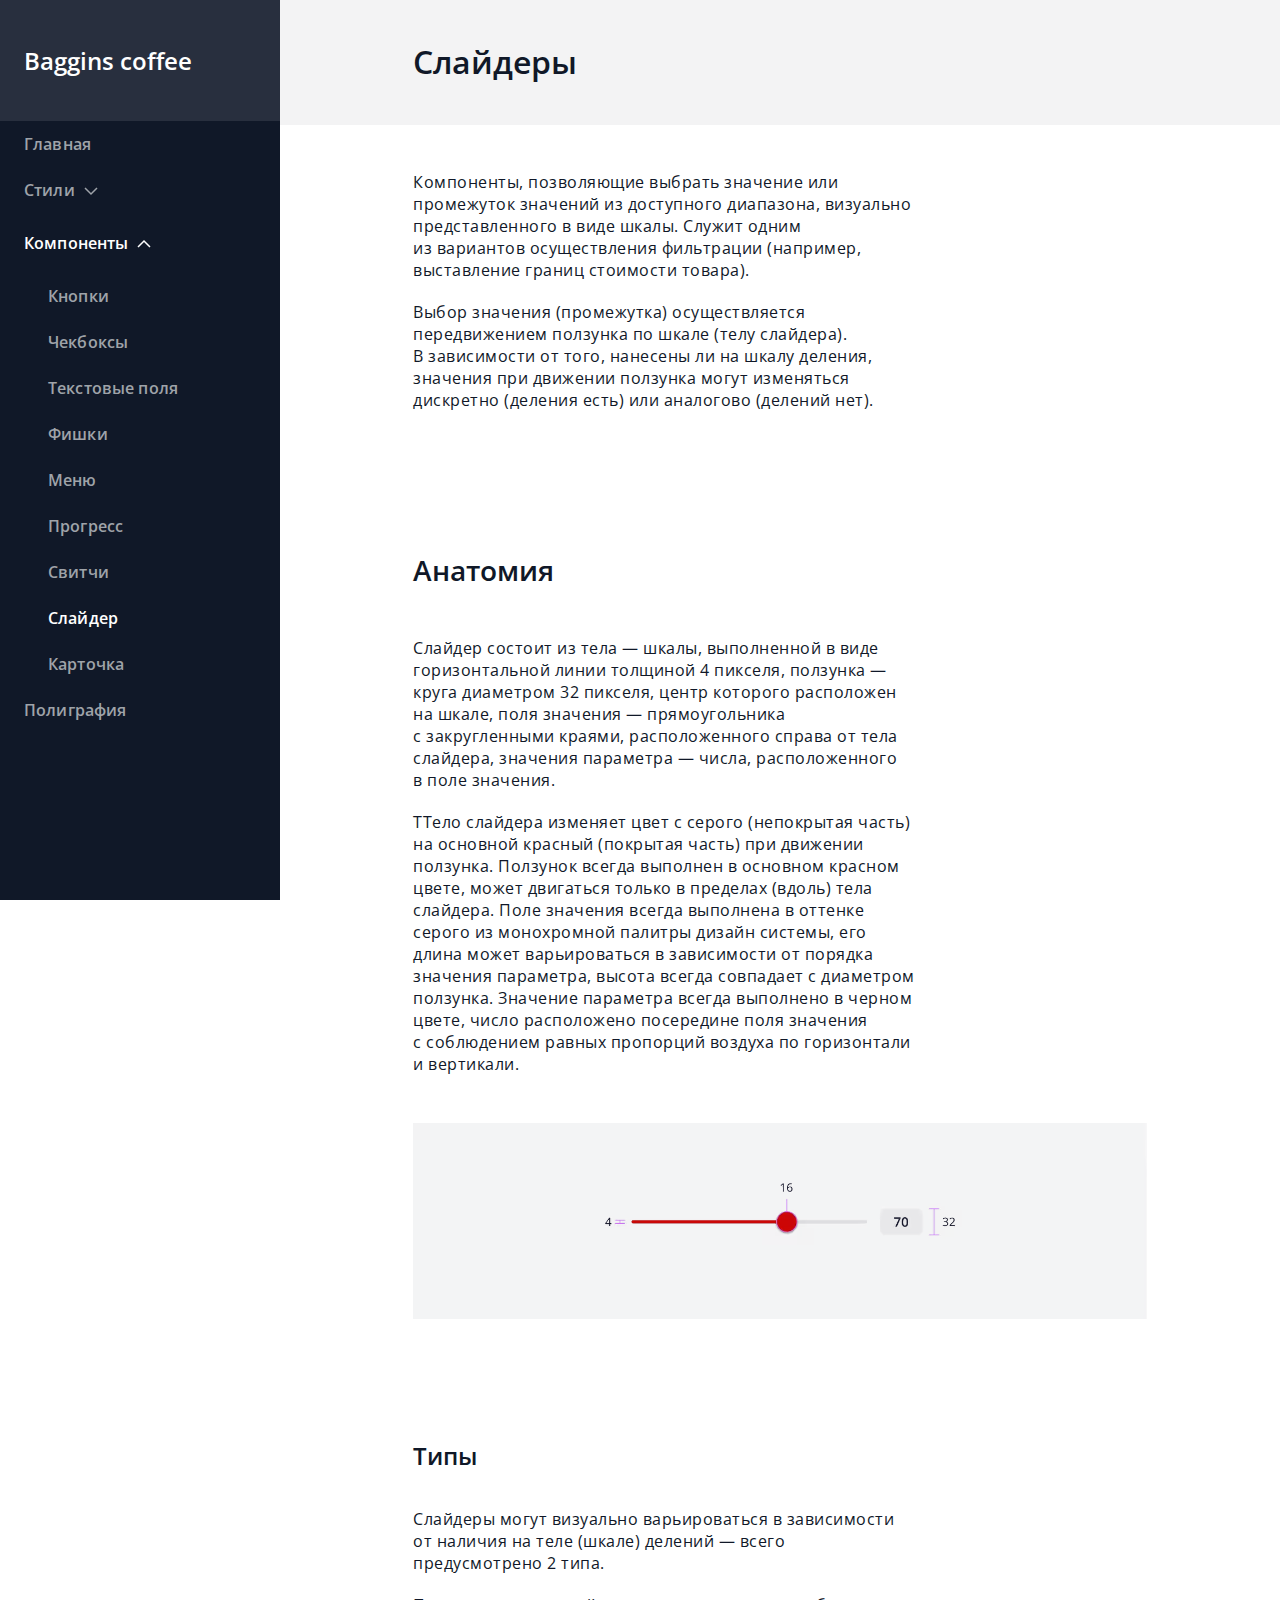
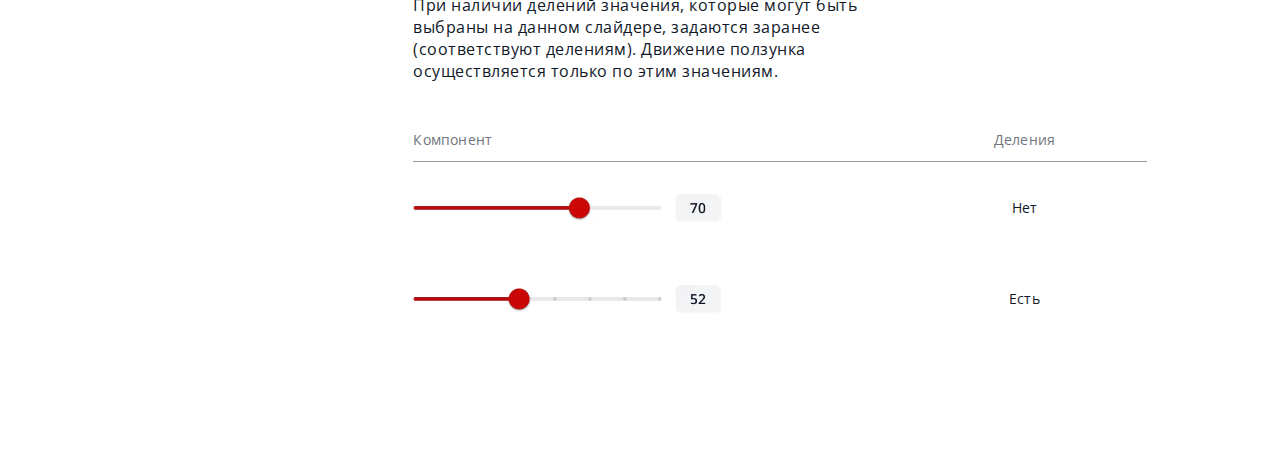
<file: html/sliders.html>
<!DOCTYPE html>
<html lang="ru">

<head>
    <meta charset="UTF-8">
    <meta name="author" content="Nikitina-Korkunova-Kan">
    <title>Слайдеры в дизайн-системе Baggins-coffee</title>
    <link rel="stylesheet" href="../styles.css">
</head>

<body>
    <nav class="menu">
        <ul>
            <li class="menu_logo" style="color: var(--white);">
                <a href="../index.html">
                    <h3 style="margin-bottom: 0;">Baggins coffee</h3>
                </a>
            </li>
            <a href="../index.html">
                <li class="menu_item title2">Главная</li>
            </a>

            <!--раскрывающийся пукт меню-->
            <details class="title2">
                <summary>
                    <li class="menu_item title2">
                        Стили
                    </li>
                </summary>
                <a href="colors.html">
                    <li class="submenu_item">Цвета</li>
                </a>
                <a href="font.html">
                    <li class="submenu_item">Типографика</li>
                </a>
                <a href="grids.html">
                    <li class="submenu_item">Сетка</li>
                </a>
            </details>

            <details class="title2" open>
                <summary>
                    <li class="menu_item title2">
                        Компоненты
                    </li>
                </summary>
                <a href="buttons.html">
                    <li class="submenu_item">Кнопки</li>
                </a>
                <a href="checkboxes.html">
                    <li class="submenu_item">Чекбоксы</li>
                </a>
                <a href="inputs.html">
                    <li class="submenu_item">Текстовые поля</li>
                </a>
                <a href="chips.html">
                    <li class="submenu_item">Фишки</li>
                </a>
                <a href="menus.html">
                    <li class="submenu_item">Меню</li>
                </a>
                <a href="progress.html">
                    <li class="submenu_item">Прогресс</li>
                </a>
                <a href="switches.html">
                    <li class="submenu_item">Свитчи</li>
                </a>
                <a href="#">
                    <li class="submenu_item active" >Слайдер</li>
                </a>
                <a href="cards.html">
                    <li class="submenu_item">Карточка</li>
                </a>
            </details>
            <a href="poly.html">
                <li class="menu_item title2">Полиграфия</li>
            </a>
        </ul>
    </nav>

	<main>
		<section class="header">
			<h1>Слайдеры</h1>
		</section>

        <div class="chapter">
            <section class="text_container" style="margin-bottom: 0;">
                <p class="body1">Компоненты, позволяющие выбрать значение или промежуток значений из&nbsp;доступного диапазона, визуально представленного в&nbsp;виде шкалы. Служит одним из&nbsp;вариантов осуществления фильтрации (например, выставление границ стоимости товара).</p>
                <p class="body1">Выбор значения (промежутка) осуществляется передвижением ползунка по&nbsp;шкале (телу слайдера). В&nbsp;зависимости от&nbsp;того, нанесены&nbsp;ли на&nbsp;шкалу деления, значения при движении ползунка могут изменяться дискретно (деления есть) или аналогово (делений нет).</p>
            </section>
        </div>

		<div class="chapter">
            <section class ="text_container">
		    	<h2>Анатомия</h2>
			    <p class="body1">Слайдер состоит из&nbsp;тела&nbsp;&mdash; шкалы, выполненной в&nbsp;виде горизонтальной линии толщиной 4&nbsp;пикселя, ползунка&nbsp;&mdash; круга диаметром 32&nbsp;пикселя, центр которого расположен на&nbsp;шкале, поля значения&nbsp;&mdash; прямоугольника с&nbsp;закругленными краями, расположенного справа от&nbsp;тела слайдера, значения параметра&nbsp;&mdash; числа, расположенного в&nbsp;поле значения.</p>
			    <p class="body1" style="margin-bottom: 0">ТТело слайдера изменяет цвет с&nbsp;серого (непокрытая часть) на&nbsp;основной красный (покрытая часть) при движении ползунка. Ползунок всегда выполнен в&nbsp;основном красном цвете, может двигаться только в&nbsp;пределах (вдоль) тела слайдера. Поле значения всегда выполнена в&nbsp;оттенке серого из&nbsp;монохромной палитры дизайн системы, его длина может варьироваться в&nbsp;зависимости от&nbsp;порядка значения параметра, высота всегда совпадает с&nbsp;диаметром ползунка. Значение параметра всегда выполнено в&nbsp;черном цвете, число расположено посередине поля значения с&nbsp;соблюдением равных пропорций воздуха по&nbsp;горизонтали и&nbsp;вертикали.</p>
			</section>
			<div class="auto_wrapper_row"><img src="../content/Sliders.avif" alt="Анатомия слайдера. Общая ширина элемента - 32px, диамерт ползунка - 16px, толщина шкалы - 4px"></div>
		</div>
		
		<div class="chapter">
            <section class ="text_container">
		    	<h3>Типы</h3> 	
		    	<p class="body1">Слайдеры могут визуально варьироваться в&nbsp;зависимости от&nbsp;наличия на&nbsp;теле (шкале) делений&nbsp;&mdash; всего предусмотрено 2&nbsp;типа.</p>
                <p class="body1" style="margin-bottom: 0">При наличии делений значения, которые могут быть выбраны на&nbsp;данном слайдере, задаются заранее (соответствуют делениям). Движение ползунка осуществляется только по&nbsp;этим значениям.</p>
		    </section>
			<div class="auto_wrapper_row">
                <table class="table_component table_button">
                <thead>
                    <tr>
                        <th class="body2">Компонент</th>
                        <th class="body2">Деления</th>
                    </tr>
                </thead>
                <tbody>
                    <tr>
                        <td class="body2">
                            <div style="height: 2em; width: 22em;"><img class="table_elem" src="../content/Slider_70.avif" alt="Слайдер без делений"></div>
                        </td>
						<td class="body2">Нет</td>
                    </tr>
                    <tr>
                        <td class="body2">
                            <div style="height: 2em; width: 22em;"><img src="../content/Slider_52.avif" alt="Слайдер с делениями"></div>
                        </td>
						<td class="body2">Есть</td>
                    </tr>   
                </tbody>
            </table>
            </div>
        </div>

	</main>
</body>

</html>
</file>
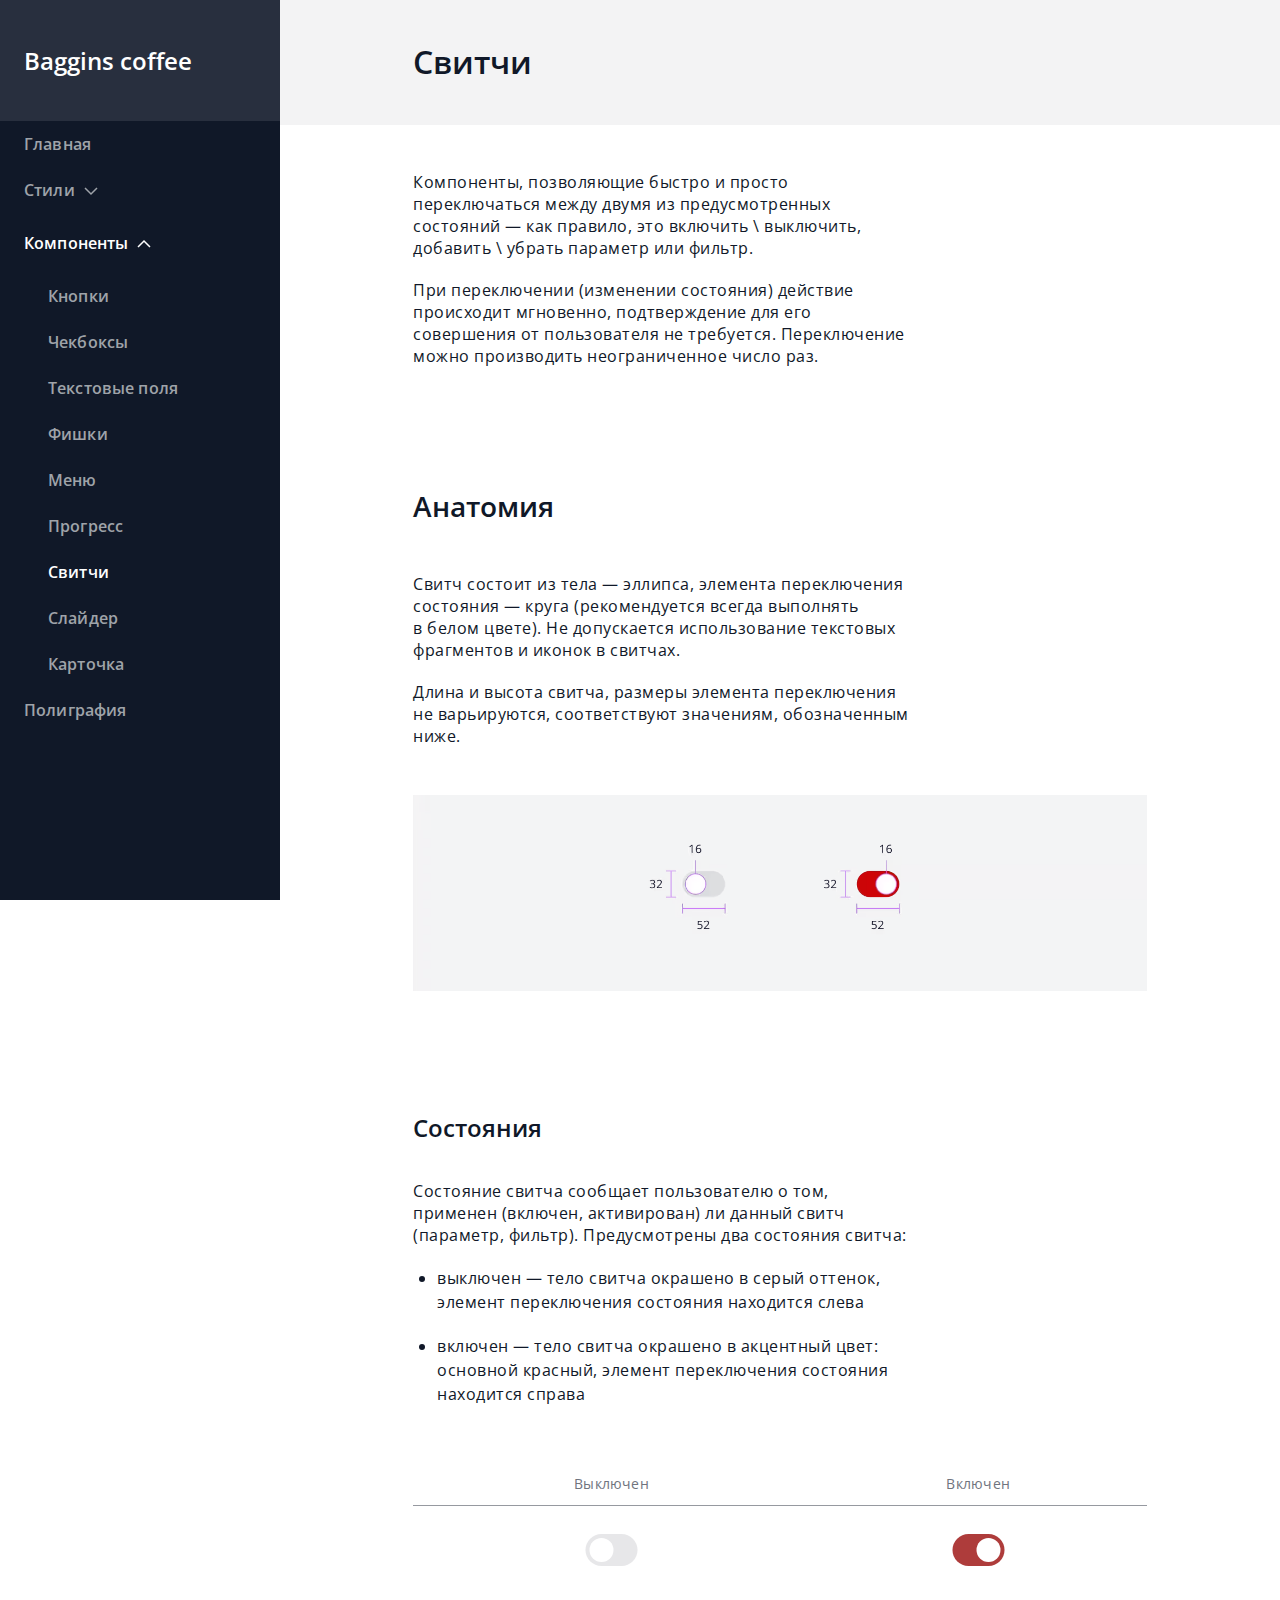
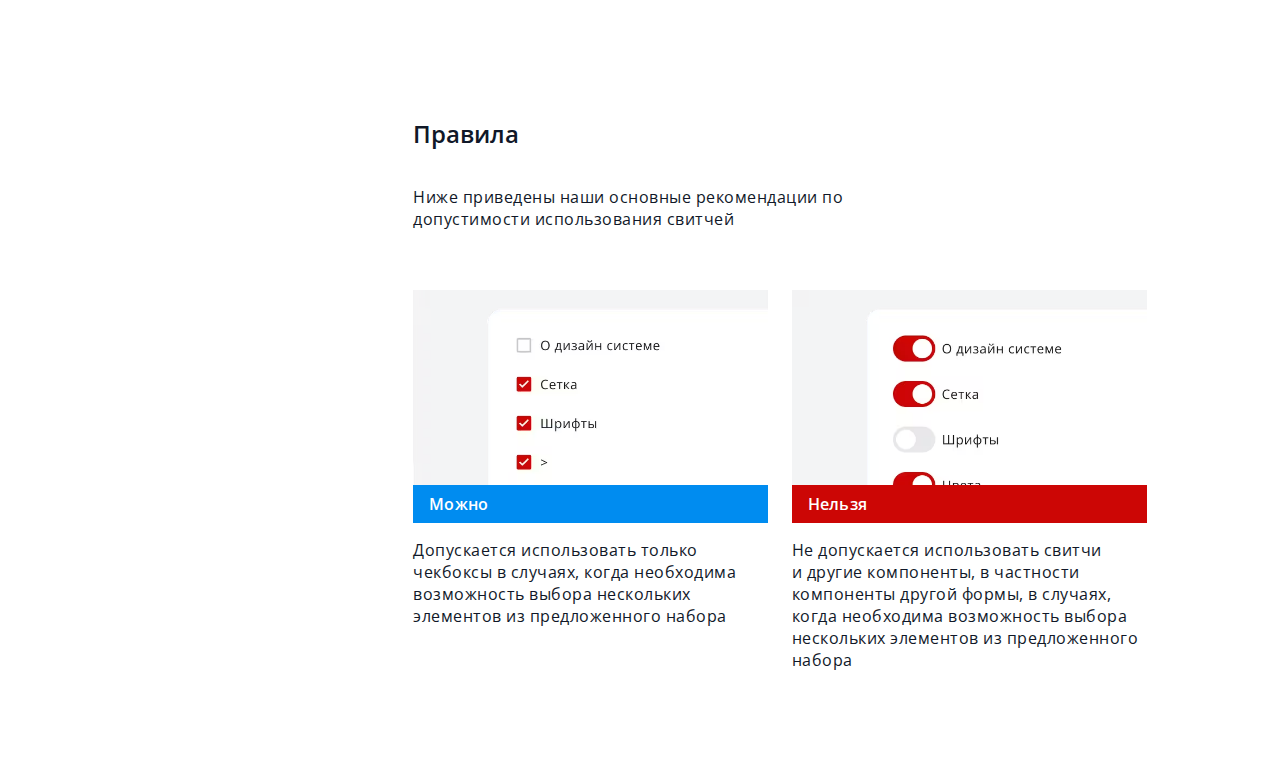
<file: html/switches.html>
<!DOCTYPE html>
<html lang="ru">

<head>
    <meta charset="UTF-8">
    <meta name="author" content="Nikitina-Korkunova-Kan">
    <title>Свитчи в дизайн-системе Baggins-coffee</title>
    <link rel="stylesheet" href="../styles.css">
</head>

<body>
    <nav class="menu">
        <ul>
            <li class="menu_logo" style="color: var(--white);">
                <a href="../index.html">
                    <h3 style="margin-bottom: 0;">Baggins coffee</h3>
                </a>
            </li>
            <a href="../index.html">
                <li class="menu_item title2">Главная</li>
            </a>

            <!--раскрывающийся пукт меню-->
            <details class="title2">
                <summary>
                    <li class="menu_item title2">
                        Стили
                    </li>
                </summary>
                <a href="colors.html">
                    <li class="submenu_item">Цвета</li>
                </a>
                <a href="font.html">
                    <li class="submenu_item">Типографика</li>
                </a>
                <a href="grids.html">
                    <li class="submenu_item">Сетка</li>
                </a>
            </details>

            <details class="title2" open>
                <summary>
                    <li class="menu_item title2">
                        Компоненты
                    </li>
                </summary>
                <a href="buttons.html">
                    <li class="submenu_item">Кнопки</li>
                </a>
                <a href="checkboxes.html">
                    <li class="submenu_item">Чекбоксы</li>
                </a>
                <a href="inputs.html">
                    <li class="submenu_item">Текстовые поля</li>
                </a>
                <a href="chips.html">
                    <li class="submenu_item">Фишки</li>
                </a>
                <a href="menus.html">
                    <li class="submenu_item">Меню</li>
                </a>
                <a href="progress.html">
                    <li class="submenu_item">Прогресс</li>
                </a>
                <a href="#">
                    <li class="submenu_item active">Свитчи</li>
                </a>
                <a href="sliders.html">
                    <li class="submenu_item">Слайдер</li>
                </a>
                <a href="cards.html">
                    <li class="submenu_item">Карточка</li>
                </a>
            </details>
            <a href="poly.html">
                <li class="menu_item title2">Полиграфия</li>
            </a>
        </ul>
    </nav>

	<main>
		<section class="header">
			<h1>Свитчи</h1>
		</section>

        <div class="chapter">
            <section class="text_container" style="margin-bottom: 0;">
                <p class="body1">Компоненты, позволяющие быстро и&nbsp;просто переключаться между двумя из&nbsp;предусмотренных состояний&nbsp;&mdash; как правило, это включить \ выключить, добавить \ убрать параметр или фильтр.</p>
                <p class="body1" style="margin-bottom: 0;">При переключении (изменении состояния) действие происходит мгновенно, подтверждение для его совершения от&nbsp;пользователя не&nbsp;требуется. Переключение можно производить неограниченное число раз.</p>
            </section>
        </div>

		<div class="chapter">
            <section class ="text_container">
		    	<h2>Анатомия</h2>
			    <p class="body1">Свитч состоит из&nbsp;тела&nbsp;&mdash; эллипса, элемента переключения состояния&nbsp;&mdash; круга (рекомендуется всегда выполнять в&nbsp;белом цвете). Не&nbsp;допускается использование текстовых фрагментов и&nbsp;иконок в&nbsp;свитчах.</p>
			    <p class="body1" style="margin-bottom: 0">Длина и высота свитча, размеры элемента переключения не варьируются, соответствуют значениям, обозначенным ниже. </p>
			</section>
			<div class="auto_wrapper_row"><img src="../content/Switches.avif" alt="Анатомия свитча. Общая высота элемента - 32px, ширина - 52px, диаметр переключателя - 16зч "></div>
		</div>
		
		<div class="chapter">
            <section class ="text_container">
		    	<h3>Состояния</h3> 	
		    	<p class="body1">Состояние свитча сообщает пользователю о том, применен (включен, активирован) ли данный свитч (параметр, фильтр). Предусмотрены два состояния свитча:</p>
			    <p style="margin-bottom: 0"><ul>
                    <li  class="body1">выключен — тело свитча окрашено в серый оттенок, элемент переключения состояния находится слева </li>
                    <li class="body1">включен — тело свитча окрашено в акцентный цвет: основной красный, элемент переключения состояния находится справа</li>
                </ul></p>
		    </section>
			<div class="auto_wrapper_row">
                <table class="table_button">
                <thead>
                    <tr>
                        <th class="body2">Выключен</th>
                        <th class="body2">Включен</th>
                    </tr>
                </thead>
                <tbody>
                    <tr>
                        <td class="body2"><svg width="53" height="32" viewBox="0 0 53 32" fill="none" xmlns="http://www.w3.org/2000/svg">
                            <rect x="0.5" width="52" height="32" rx="16" fill="var(--transparent-10)"/>
                            <rect x="4.5" y="4" width="24" height="24" rx="12" fill="var(--white)"/>
                            </svg>
                        </td>
						<td class="body2"><svg width="53" height="32" viewBox="0 0 53 32" fill="none" xmlns="http://www.w3.org/2000/svg">
                            <rect x="0.5" width="52" height="32" rx="16" fill="var(--red)"/>
                            <rect x="24.5" y="4" width="24" height="24" rx="12" fill="var(--white)"/>
                            </svg>
                        </td>
                    </tr>
                </tbody>
            </table>
            </div>
        </div>

		<div class="chapter" style="margin-bottom: 0;">
            <section class="text_container">
			    <h3>Правила</h3>
                <p class="body1"style="margin-bottom: 0;">Ниже приведены наши основные рекомендации по допустимости использования свитчей</p>
    		</section>
             <div class="auto_wrapper_row">
                <figure class="card">
                    <img src="../content/Switch_good.avif" alt="">
                    <figcaption class="title2 good">Можно</figcaption>
                    <p class="body1" style="margin-bottom: 0">Допускается использовать только чекбоксы в случаях, когда необходима возможность выбора нескольких элементов из предложенного набора</p>
                </figure>
                <figure class="card">
                    <img src="../content/Switch_bad.avif" alt="">
                    <figcaption class="title2 bad">Нельзя</figcaption>
                    <p class="body1" style="margin-bottom: 0">Не&nbsp;допускается использовать свитчи и&nbsp;другие компоненты, в&nbsp;частности компоненты другой формы, в&nbsp;случаях, когда необходима возможность выбора нескольких элементов из&nbsp;предложенного набора</p>
                </figure>
            </div>        
        </div>
	</main>
</body>

</html>
</file>
<file: styles.css>
:root {
  --white: #FFFFFF;
  --sky: #7FC7FF;
  --aqua: #008CF0;
  --red: #AE3C3B;
  --red-120: #9E3839;
  --red-12: rgba(231, 2, 0, 0.12);
  --black-100:#101828;
  --black-95: #1C2433; 
  --black-90: #282F3E;
  --black-80: #404653;
  --black-60: #70747E;
  --black-40: #9FA3A9;
  --black-20: #CFD1D4;
  --black-10: #E7E8E9;
  --transparent-50: rgba(16, 24, 40, 0.50);
  --tranparent-30: rgba(0, 0, 0, 0.30);
  --transparent-25: rgba(16, 24, 40, 0.25);
  --transparent-15: rgba(16, 24, 40, 0.15);
  --transparent-10: rgba(16, 24, 40, 0.1);
  --transparent-5: rgba(16, 24, 40, 0.05);
}

@font-face {
	font-weight: 400;
	font-family: Open Sans;
	src: url("./font/OpenSans-Regular.ttf");
}

@font-face {
	font-weight: 600;
	font-family: Open Sans;
	src: url("./font/OpenSans-SemiBold.ttf");
}

* {
	margin: 0;
    padding: 0;
}

button {
	padding: 0;
	border: none;
	font: inherit;
	color: inherit;
	background-color: transparent;
	cursor: pointer;
  }


/*стили текста из фигмы*/
h1 {
	font-family: Open Sans;
	font-size: 2em;
	font-style: normal;
	font-weight: 600;
}

h2 {
	font-family: Open Sans;
	font-size: 1.75em;
	font-style: normal;
	font-weight: 600;
	margin-bottom: 1.7em;
}

h3 {
	font-family: Open Sans;
	font-size: 1.5em;
	font-style: normal;
	font-weight: 600;
	margin-bottom: 1.5em;
}

.title1 {
	font-family: Open Sans;
	font-size: 1.375em;
	font-style: normal;
	font-weight: 400;
}

.title2 {
	font-family: Open Sans;
	font-size: 1em;
	font-style: normal;
	font-weight: 600;
	letter-spacing: 0.009em; 
}

.title3 {
	font-family: Open Sans;
	font-size: 0.875em;
	font-style: normal;
	font-weight: 600;
	margin-right: 0.85em;
}

.body1 {
	font-family: Open Sans;
	font-size: 1em;
	font-style: normal;
	font-weight: 400;
	letter-spacing: 0.031em;
	margin-bottom: 1.25em;
}

.body2 {
	font-family: Open Sans;
	font-size: 0.875em;
	font-style: normal;
	font-weight: 400;
	letter-spacing: 0.016em;
}

.body3 {
	font-family: Open Sans;
	font-size: 0.75em;
	font-style: normal;
	font-weight: 400;
	letter-spacing: 0.03em;
}


.menu {
	display: flex;
	flex-direction: column;
	background-color: var(--black-100);
	width: 17.5em;
	height: 100%;
	position: fixed;
	color: var(--black-40);
	cursor: pointer;
}

.menu_logo {
	padding: 2.75em 1.5em;
}

.menu_item {
	display: flex;
	padding: 0.75em 1.5em;
}

.submenu_item {
	padding: 0.75em 0 0.75em 3em; 
}

/* Убираем стандартный маркер Chrome */
summary::-webkit-details-marker {
	display: none;
	}
/* Убираем стандартный маркер Firefox */
summary {
	list-style: none;
	}	


a:link, a:hover, a:visited { 
    text-decoration: none;
	color: inherit;
  } 


li.menu_logo:hover, li.menu_item:hover, li.submenu_item:hover {
	background-color: var(--black-90);
	color: var(--white);
}

summary .menu_item::after {
	content: url("data:image/svg+xml;charset=UTF-8,<svg width='24' height='24' viewBox='0 0 24 24' fill='none' xmlns='http://www.w3.org/2000/svg'><path d='M6 9L12 15L18 9' stroke='%239FA3A9' stroke-width='1.5'/></svg>");
	margin-left: 0.25em;
}

details[open] .menu_item {
	color: var(--white);
}

details[open] .menu_item::after {
	content: url("data:image/svg+xml;charset=UTF-8,<svg width='24' height='24' viewBox='0 0 24 24' fill='none' xmlns='http://www.w3.org/2000/svg'><path d='M18 15L12 9L6 15' stroke='white' stroke-width='1.5'/></svg>");
	margin-left:0.25em;
}

.active {
	color: var(--white);
}	

.inactive {
	color: rgba(255, 255, 255, 0.64);
}	

.inactive_dark {
	color: var(--black-80);
} 


/*основная сетка*12 */
main {
	margin-left: 17.5em; /*отступ на ширину меню*/
	display: grid;
	grid-template-columns: 1em repeat(12, 1fr) 1em;
	column-gap: 2.5em;
	color: var(--black-100);
}

main.index {
	margin-left: 0;
	display: grid;
	grid-template-columns: 11.25em repeat(12, 1fr) 11.25em;
	column-gap: 2.5em;	
}

.index h1 {
	margin-bottom: 1.25em;
}

.index .title1 {
	margin-bottom: 0.9em;
}

header {
	grid-column-start: 3;
	grid-column-end: 13;
	display: flex;
	flex-direction: row;
	flex-wrap: nowrap;
	justify-content: space-between;
	padding: 2em 0;
	line-height: 2em;
	background-color: var(--white);
	box-shadow: 0px 2px 6px 2px var(--transparent-15),
					0px 1px 2px 0px var(--transparent-30);
}

.header {
	grid-column-start: 3;
	grid-column-end:11;
	padding: 2.5em 0;
	margin-bottom: 3em;
}

.header::before{
	content: "";
	background-color: var(--transparent-5);
	width: 100%;
	height: 7.8em;
	position: absolute;
	top: 0;
	left: 0;
	z-index: -100;
}

.banner {
	grid-column-start: 1;
	grid-column-end: 15;
	background-image: url(./content/Index_background.avif);
	height: 20em;
	margin-bottom: 7.5em;
}

.banner button {
	display: flex;
	margin: 0 auto;
	margin-top: 5em;
}

/*сетка основного контента*/
.chapter {
	grid-column-start: 3;
	grid-column-end: 13;
	display: grid;
	grid-template-columns: repeat(10, 1fr);
	column-gap: 2.5em;
	margin-bottom: 7.5em;
}

.chapter_img {
	margin-bottom: 5em;
}

.chapter_img img {
	margin-top: 1.5em;
} 

.chapter_text {
	margin-bottom:3em;
}

.text_container {
	grid-column-start: 1;
	grid-column-end: 8;
	margin-bottom: 3em;
}

.text_card {
	display: flex;
	flex: 1;
	padding: 2em;
	margin-bottom: 1.5em;;
	flex-direction: column;
	border-radius: 20px;
	background-color: var(--transparent-5);
}

/*распределяет элементы,
растягивая на ширину родителя*/
.auto_wrapper_row {
	grid-column-start: 1;
	grid-column-end: 11;
	display: flex;
	width: 100%;
	flex-flow: row wrap;
	justify-content: flex-start;
	gap: 1.5em;
}

.color_code {
	display: flex;
	flex-direction: row;
	margin-top: 0.6em;
}

/*Карточки цветов*/
.palette_card { 
	display: flex;
	flex: 1;
	padding: 1.5em;
	height: 10em;
	margin-bottom: 3em;
	flex-direction: column;
	justify-content: space-between; 
}

.palette_row {
	display: flex;
	flex-direction: row;
	justify-content: space-between;
	padding: 1.5em;
}

.palette_sign {
	display: flex;
	width: 15.5em;
	flex-direction: row;
	justify-content: space-between;
	}

.palette_wrapper {
	display: flex;
	grid-column-start: 1;
	grid-column-end: 11;
	flex-flow: column nowrap;
	border: 1px solid var(--transparent-25);
}

img {
	width: 100%;
}

table {
	grid-column-start: 1;
	grid-column-end: 11;
	border-collapse: collapse;
}

thead {
	height: 2em;
	vertical-align: baseline;
	color: var(--black-60);
	border-bottom: 0.1em solid var(--transparent-25);
}

td {
	text-align: center;
	height: 4.5em;
}

.table_component td {
	width: 11em;
}

table.table_component th:first-child {
	text-align: left;
	width: 20em;
} 	
 
table.table_component td:first-child{
	text-align: left;
}

.table_button {
	width: 100%;
}

/*в таблице с кнопками другая ширина строки*/
.table_button td {
	height: 6.5em;
	text-align: center;
}

button{
	display: inline-flex;
	flex-wrap: nowrap;
	justify-content: center;
	align-items: center;
	gap: 0.5em;
	font-family: Open Sans;
	font-size: 1em;
	font-style: normal;
	font-weight: 600;
	line-height: 1.5em;
	letter-spacing: 0.009em;
	border: 0; 
}

/*button size*/
.button_S {
	padding: 0.25em 2em;
	border-radius: 0.5em;
}

.button_M {
	padding: 0.75em 3.5em;
	border-radius: 0.75em;
}

.button_L {
	padding: 1em 4.5em;
	border-radius: 0.75em;
}

/*button style*/
.button_fill {
	background-color: var(--red);
	color: var(--white);
}

.button_fill_hover, .button_fill:hover {
	background-color: var(--red-120);
	color: var(--white);
}

.button_fill:disabled {
	background-color: var(--black-10);
	color:var(--transparent-50);
}


.button_outline {
	background-color: var(--white);
	border: 1px solid var(--red);
	color: var(--black-100);
}

.button_outline_hover, .button_outline:hover {
	background-color: var(--white);
	border: 1px solid var(--red);
	color: var(--red);
}

.button_outline:disabled {
	background-color: var(--white);
	border: 1px solid var(--transparent-25);
	color:var(--transparent-50);
}


.button_text {
	background-color: var(--white);
	color: var(--red);
}

.button_text_hover, .button_text:hover {
	background-color: var(--red-12);
	color: var(--red);
}

.button_text:disabled {	
	background-color: var(--white);
	color:var(--transparent-50);
}

/*карточки с картинкой и описанием "Можно-нельзя"*/
.card {
	display: flex;
	flex: 1;
	margin-top: 0.75em;
	margin-bottom: 6.75em;
	flex-direction: column;
}

figcaption {
	color: var(--white);
	padding: 0.5em 0 0.5em 1em;
	margin-bottom: 1em;
}

figcaption.good {
	background-color: var(--aqua);
}

figcaption.bad {
	background-color: #CC0605;
}

/*Иконки*/
.icon {
	width: 1.5em;
	height: 1.5em;
}

.chip {
	padding: 0.33em 0.75em;
	gap: 0.5em;
	border-radius: 0.5em;
	background: var(--transparent-5);
}

.chip svg {
	width: 1em;
	height: 1em;
}

.chip_focus, .chip:focus {
	background-color: var(--transparent-15);
}

.chip:disabled {
	background-color: var(--transparent-10);
	color: var(--transparent-50);
}


li.body1 {
	margin-left: 1.5em;
	line-height: 1.5em;

}

.img_caption {
	margin-bottom: 1.5em;
}

#circular_progress_spin {
	animation: spin 1s linear 0s infinite;
}

@keyframes spin {
    from {transform:rotate(0deg);}
    to {transform:rotate(360deg);}
}

footer {
	padding: 3em 11.25em;
	background-color: var(--transparent-5);
}

.footer_sign {
	display: flex;
	flex-direction: row;
	justify-content: space-between;
}
</file>
